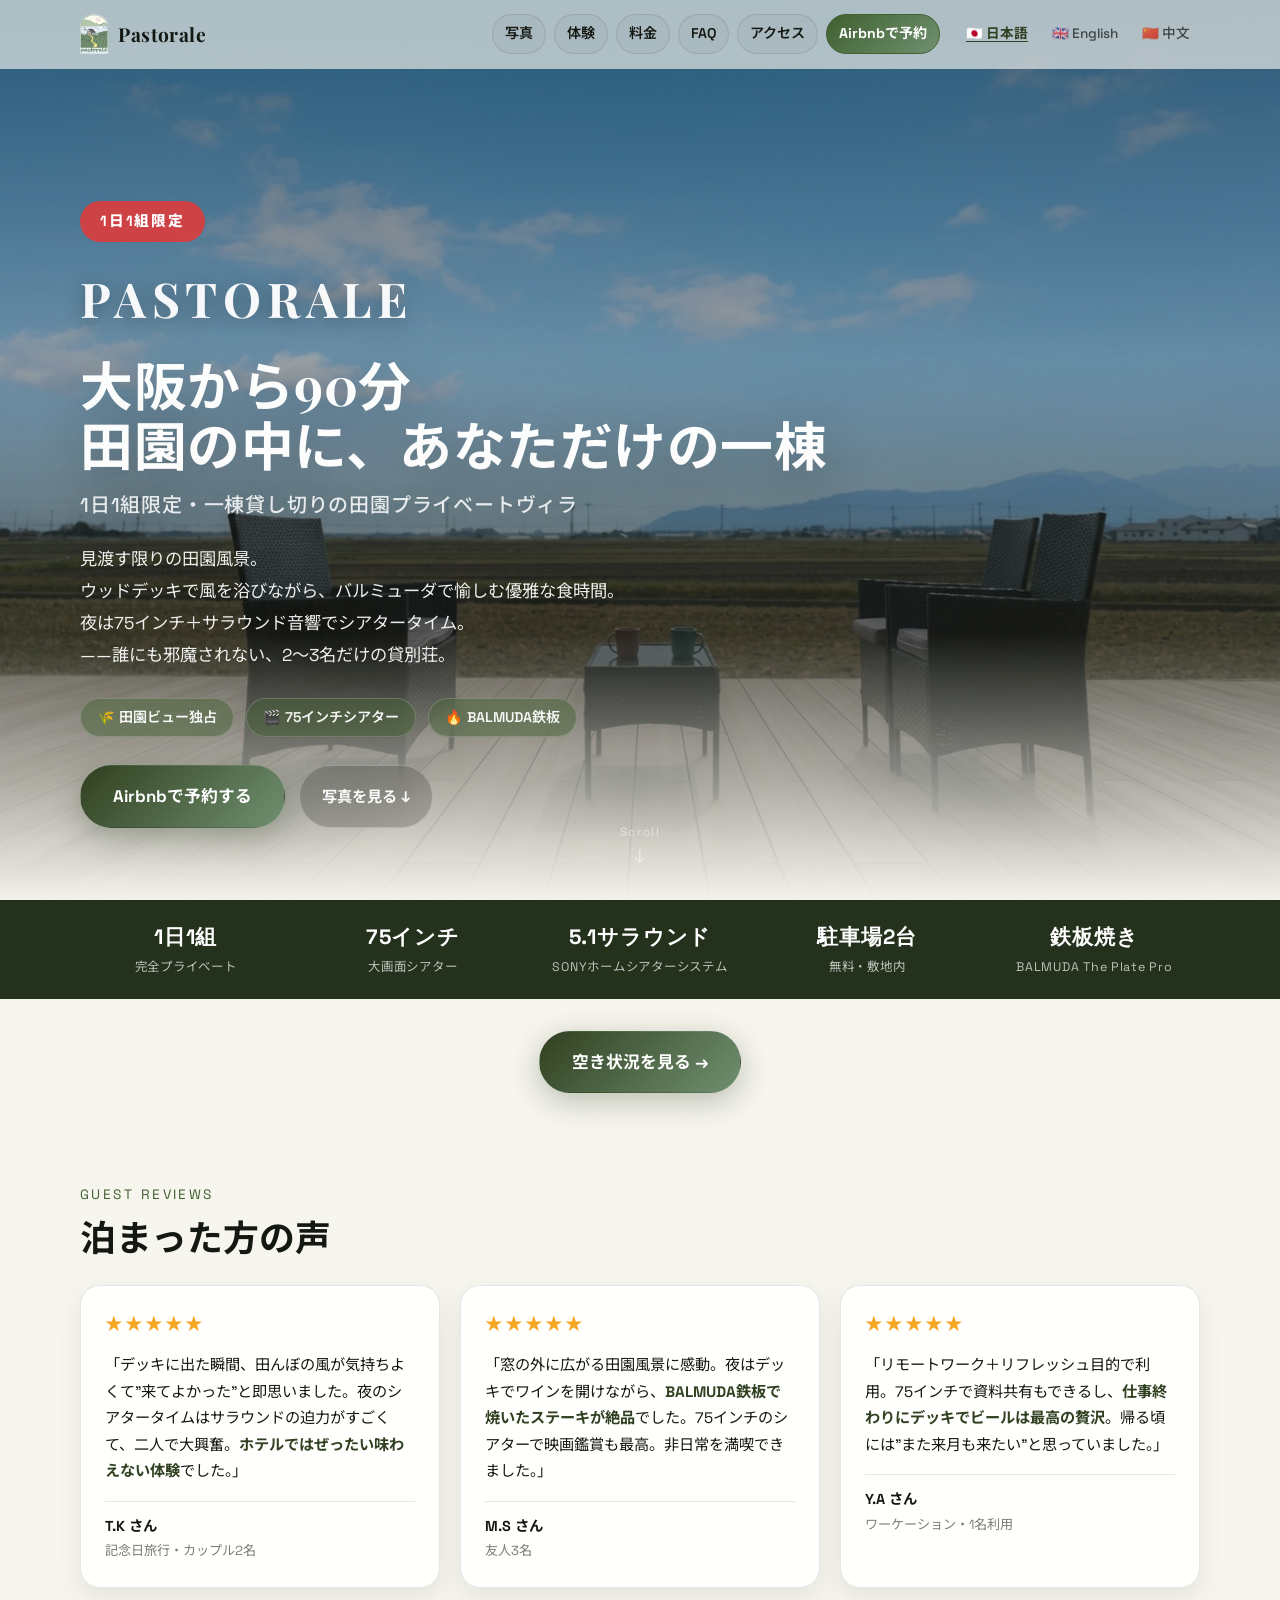
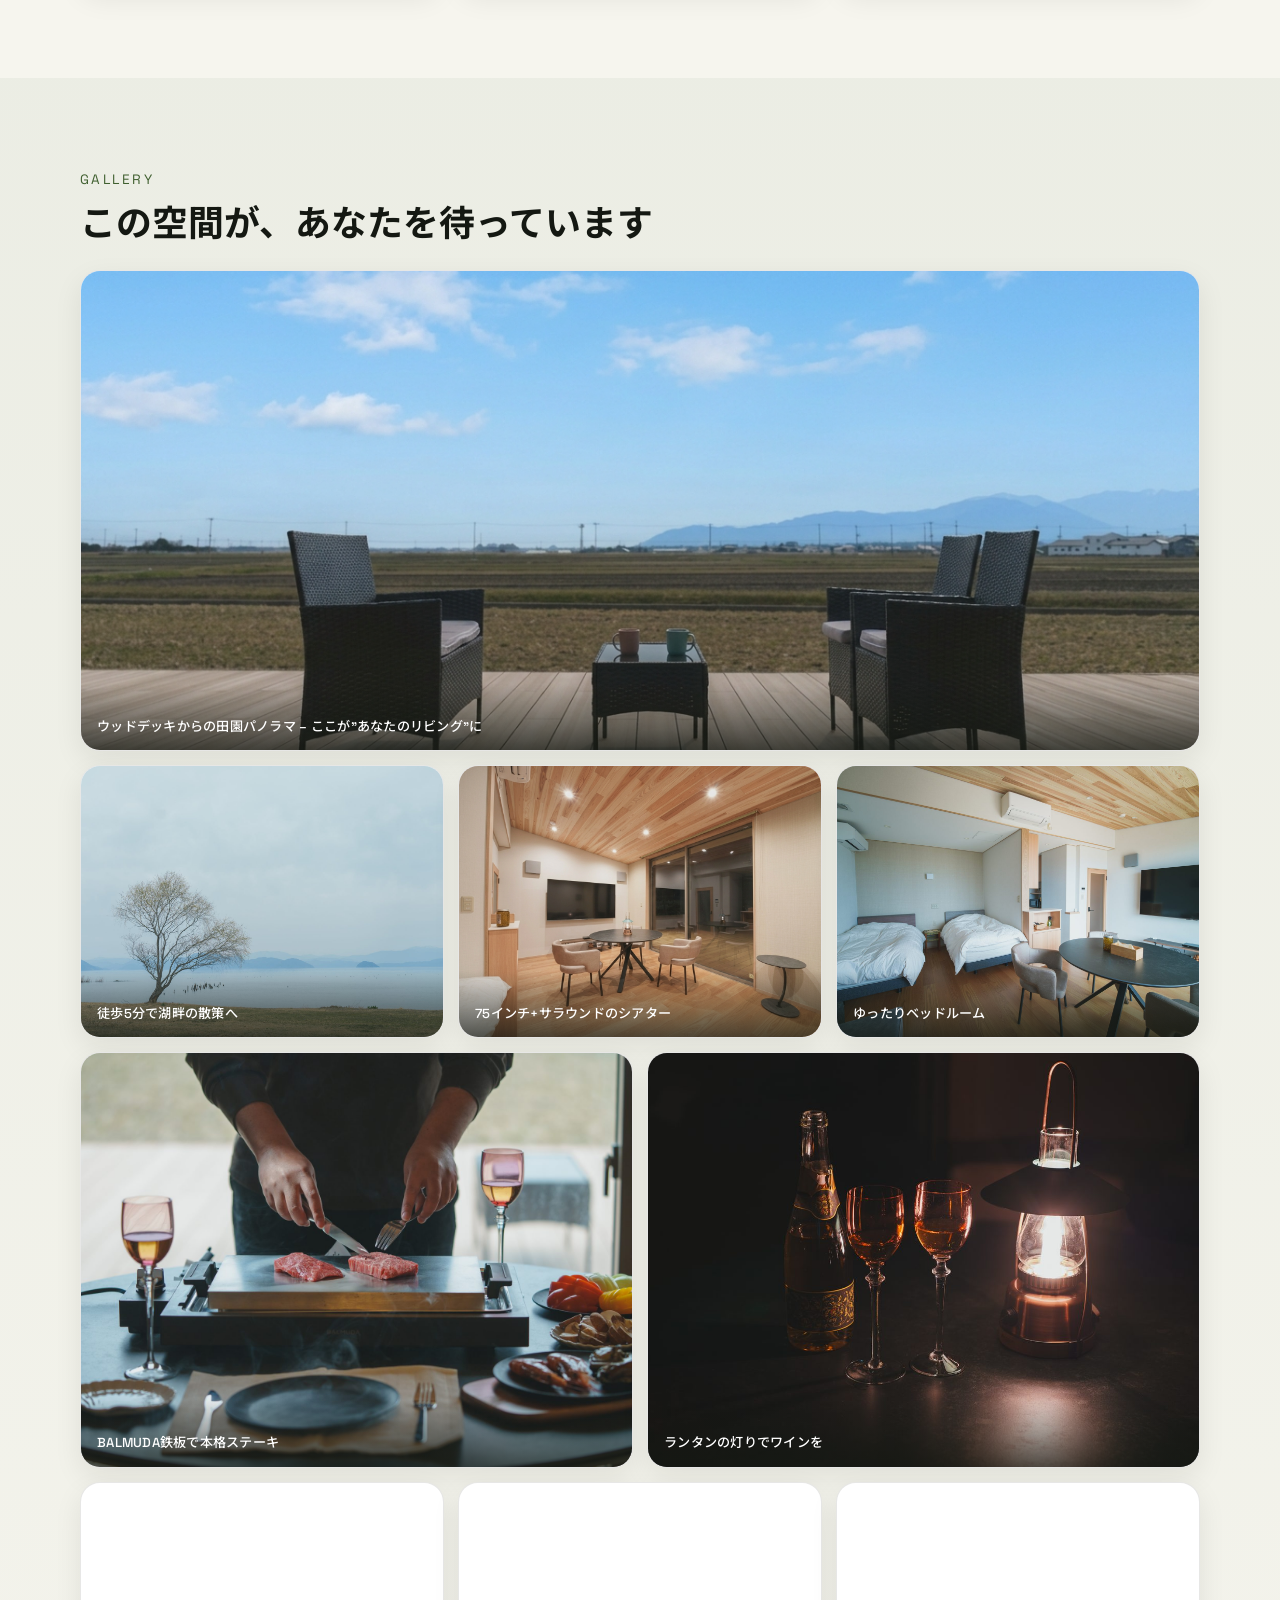
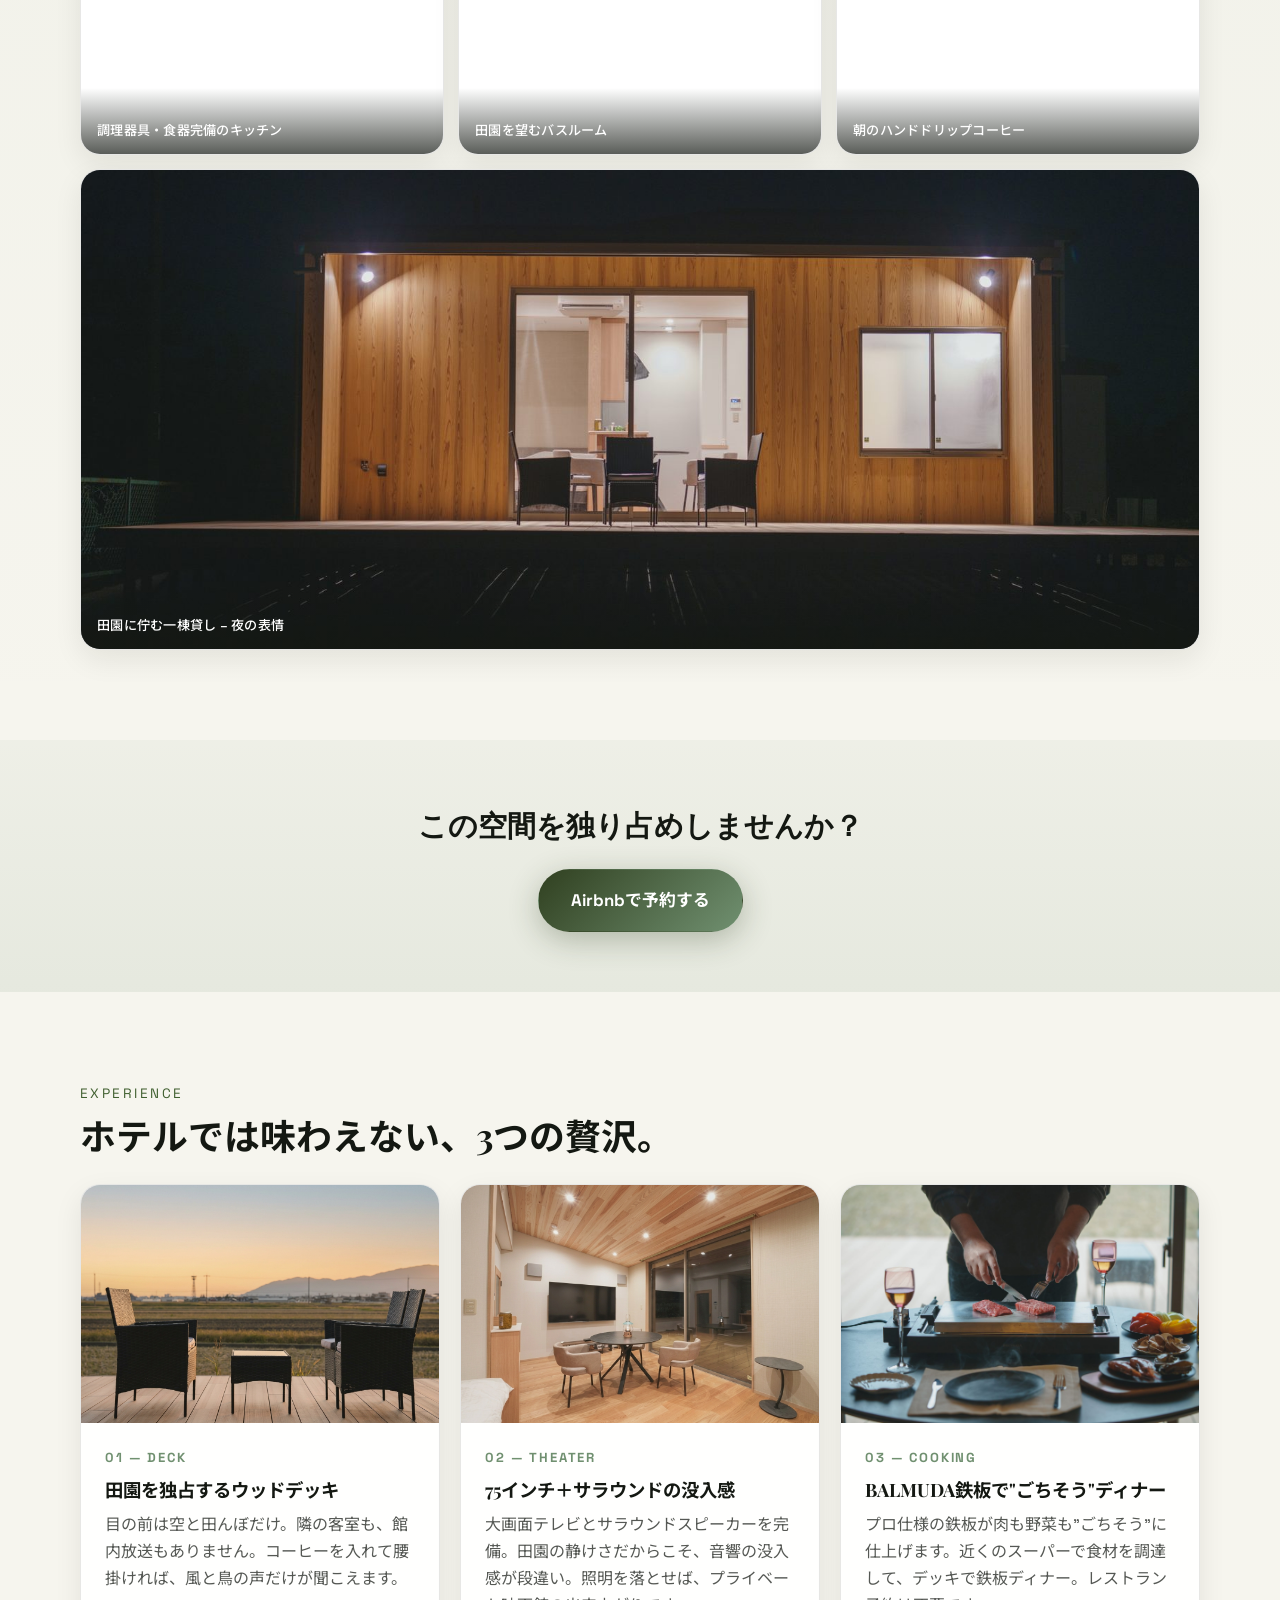
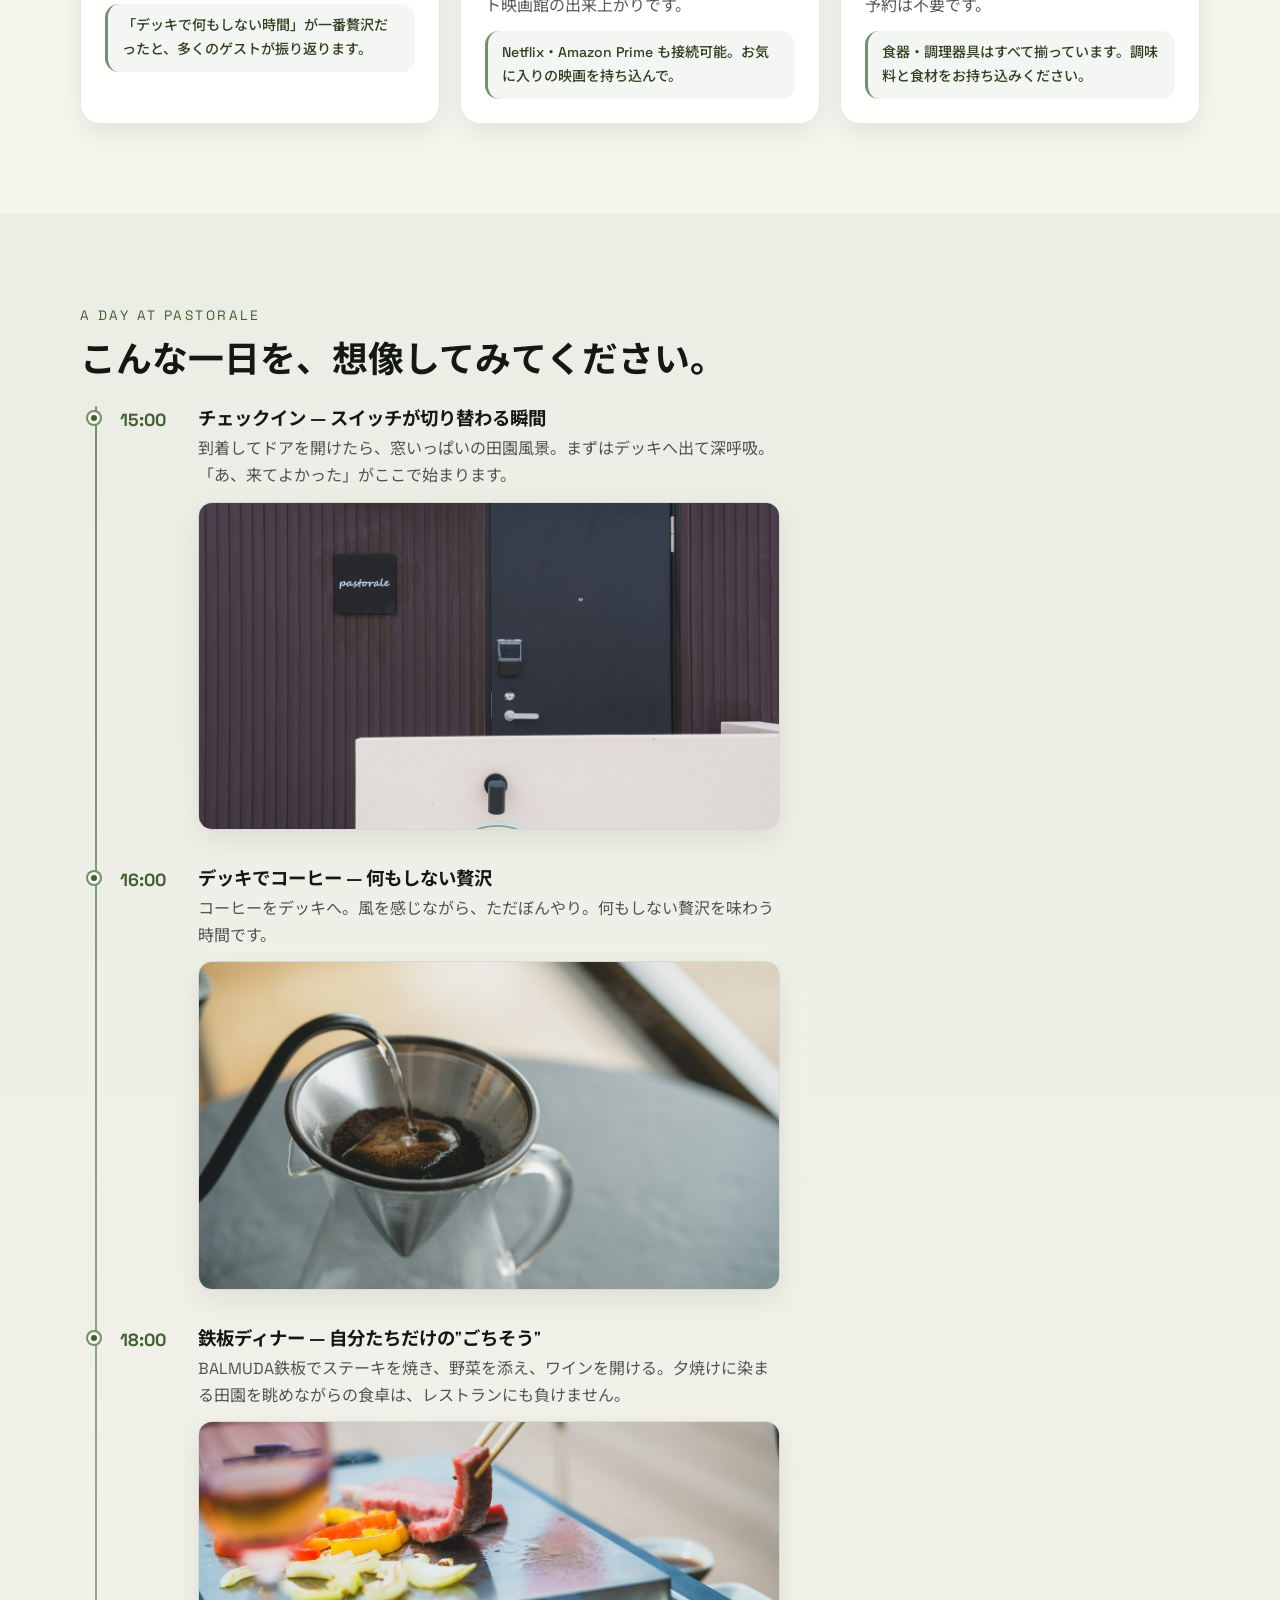
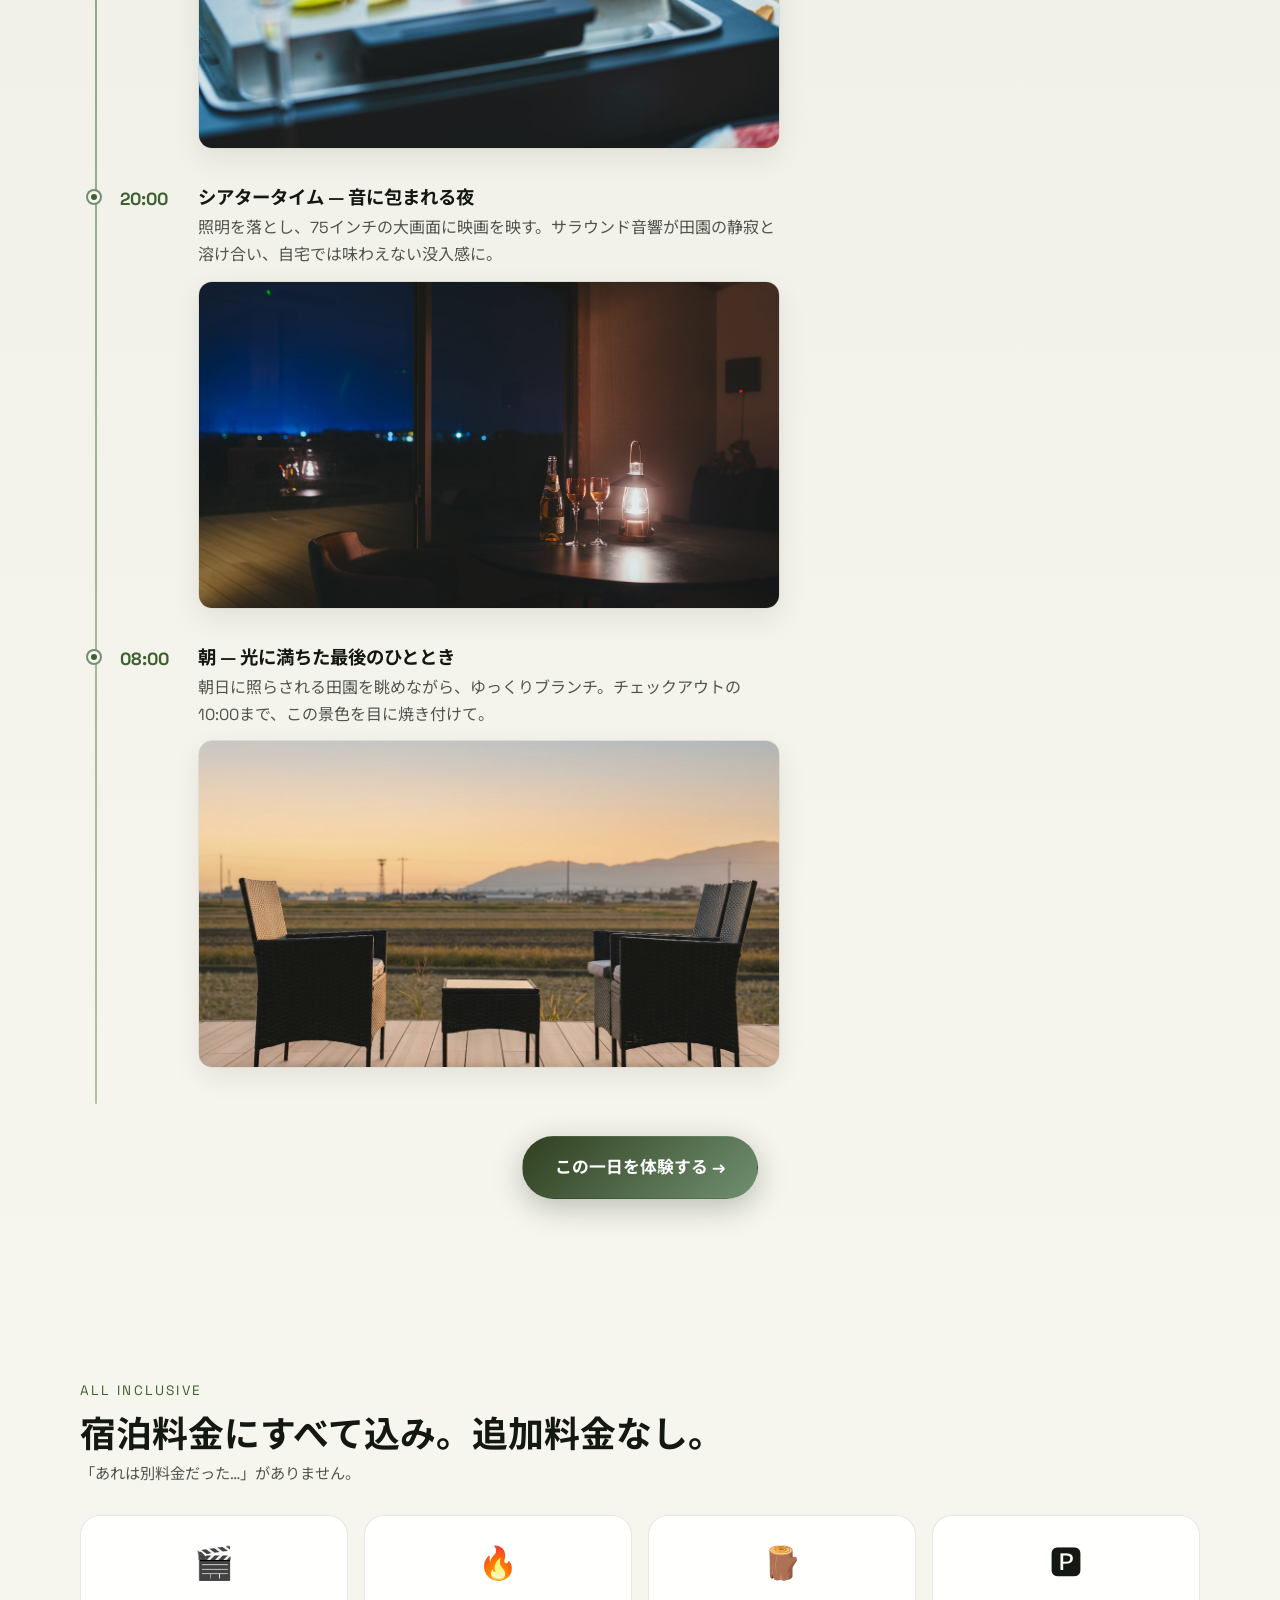
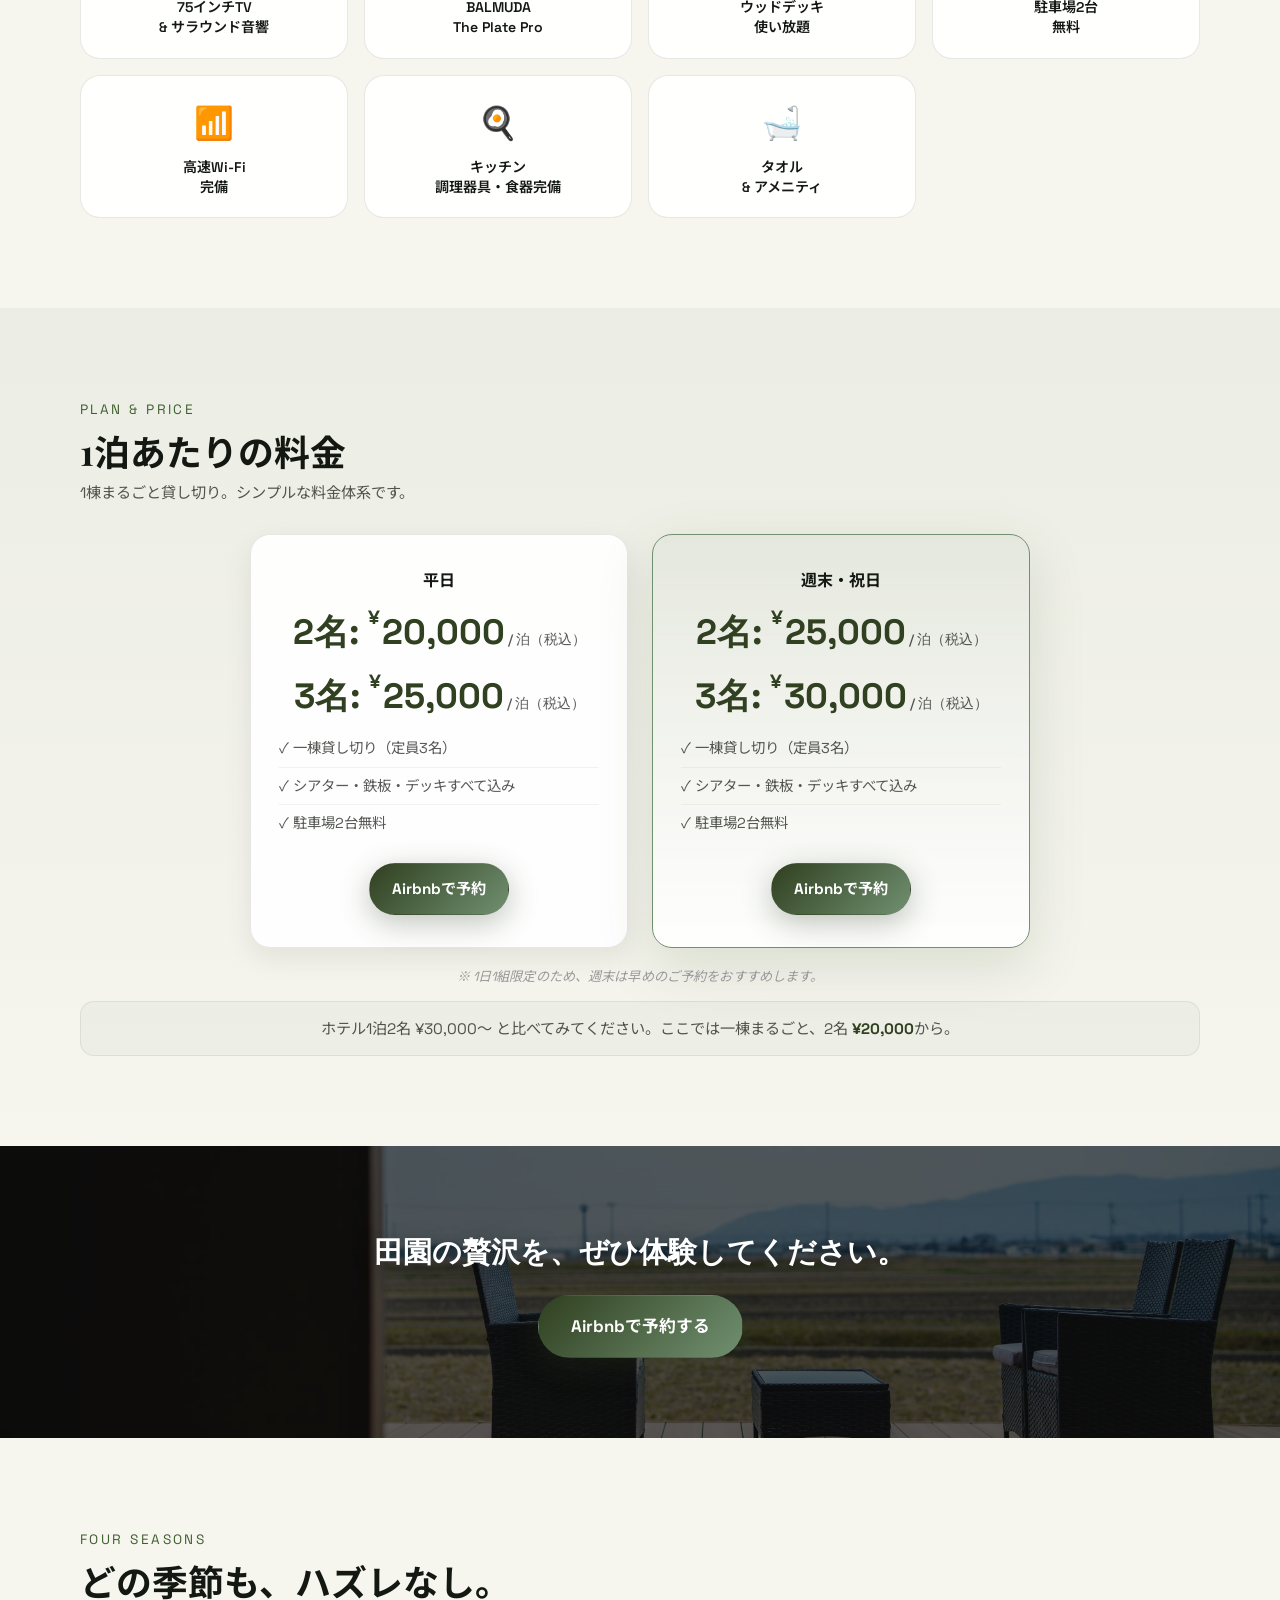
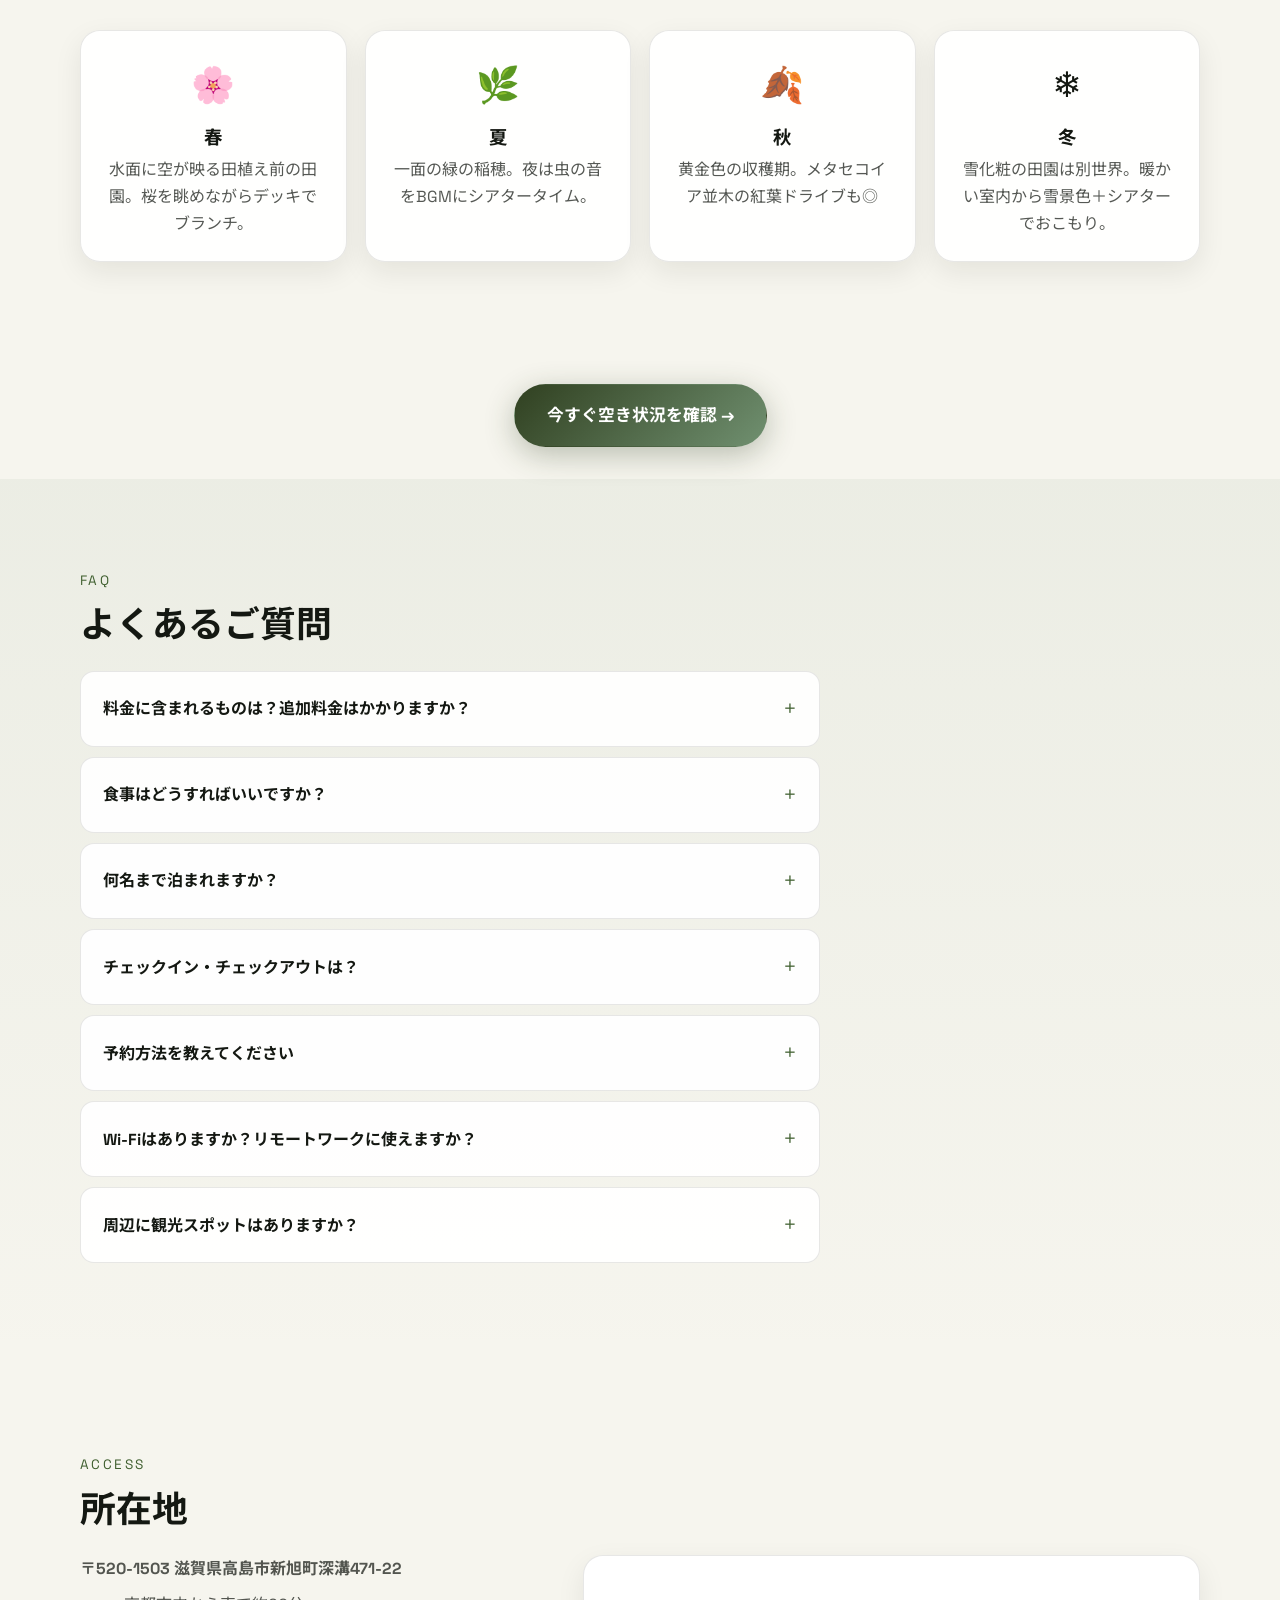
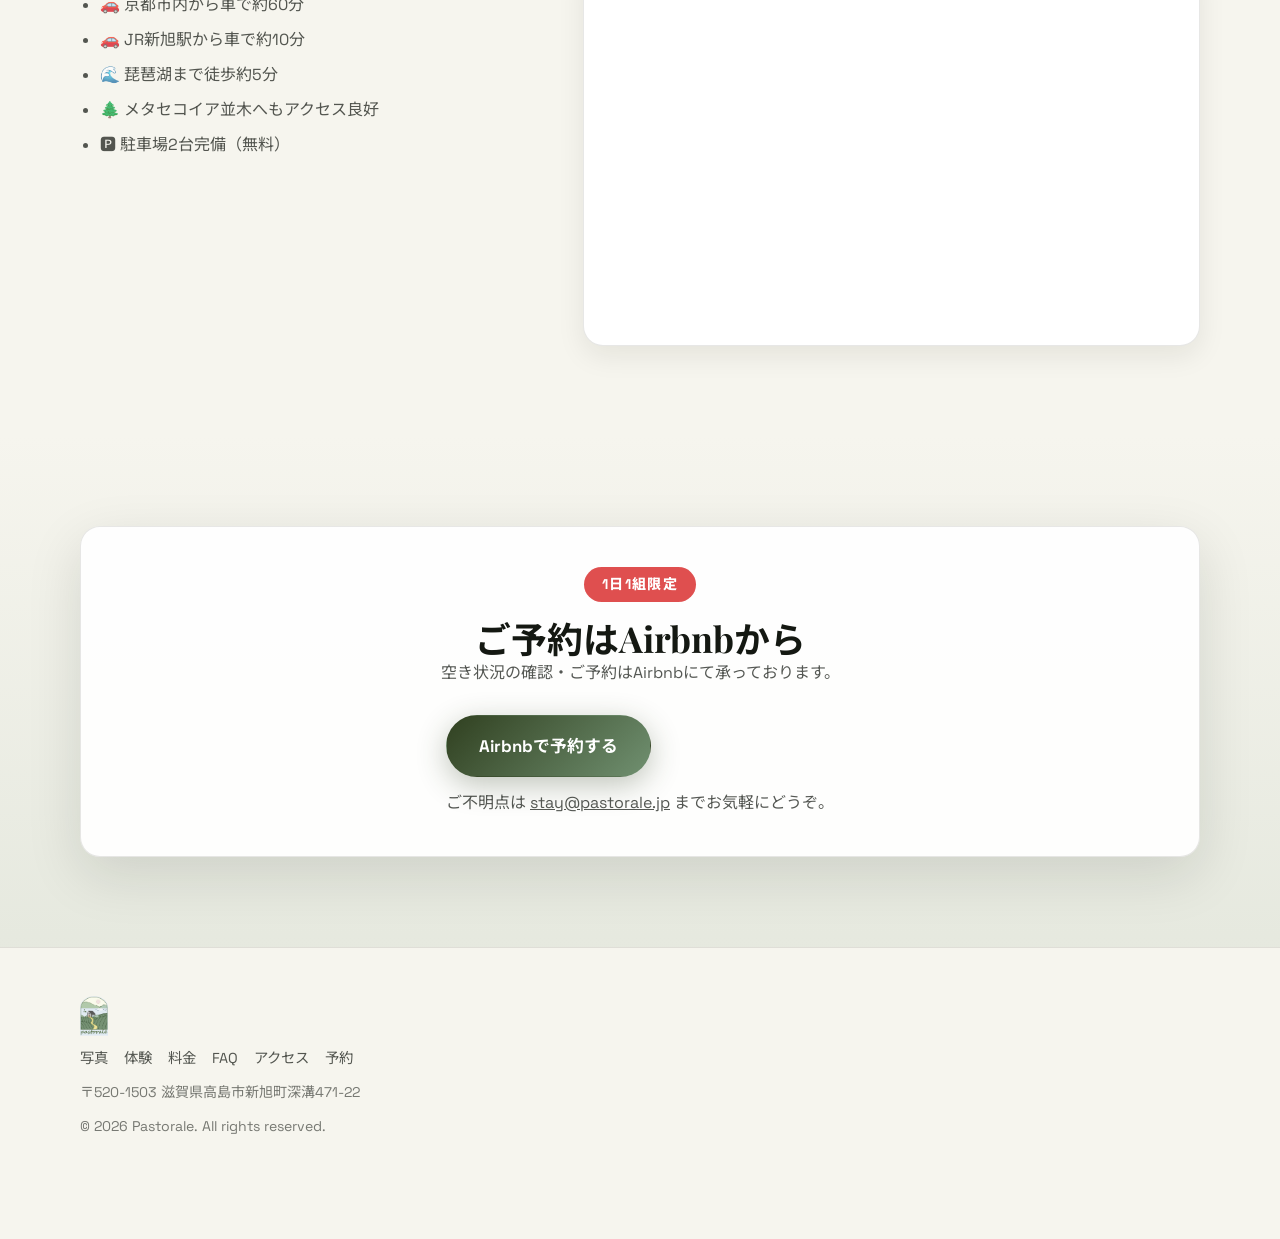
<file: index.html>
<!DOCTYPE html>
<html lang="ja">
<head>
  <meta charset="UTF-8">
  <meta name="viewport" content="width=device-width, initial-scale=1.0">
  <title>Pastorale | 1日1組限定・滋賀 高島の田園貸別荘</title>
  <meta name="description" content="【1日1組限定】滋賀県高島市の田園風景を一望する貸別荘 Pastorale。ウッドデッキ、75インチシアター、BALMUDA鉄板。2〜3名の贅沢なプライベート空間。">
  <meta name="keywords" content="貸別荘,滋賀,高島,田園,一棟貸し,1日1組限定,ウッドデッキ,シアター,琵琶湖,BALMUDA">

  <!-- OGP -->
  <meta property="og:title" content="Pastorale — 大阪から90分、田園の一棟貸し切りヴィラ">
  <meta property="og:description" content="1日1組限定。75インチシアター、BALMUDA鉄板、ウッドデッキ付き。琵琶湖まで徒歩5分の田園プライベートヴィラ。">
  <meta property="og:image" content="https://gfcd-inc.github.io/Pastorale-Website/images/hero-bg.png">
  <meta property="og:url" content="https://gfcd-inc.github.io/Pastorale-Website/index.html">
  <meta property="og:type" content="website">
  <meta property="og:locale" content="ja_JP">
  <meta name="twitter:card" content="summary_large_image">

  <!-- JSON-LD -->
  <script type="application/ld+json">
  {
    "@context": "https://schema.org",
    "@type": "LodgingBusiness",
    "name": "Pastorale",
    "description": "1日1組限定。滋賀県高島市の田園に佇む2-3名向け貸別荘",
    "url": "https://gfcd-inc.github.io/Pastorale-Website/",
    "address": {
      "@type": "PostalAddress",
      "streetAddress": "新旭町深溝471-22",
      "addressLocality": "高島市",
      "addressRegion": "滋賀県",
      "postalCode": "520-1503",
      "addressCountry": "JP"
    },
    "amenityFeature": [
      { "@type": "LocationFeatureSpecification", "name": "75インチTV & サラウンドスピーカー", "value": true },
      { "@type": "LocationFeatureSpecification", "name": "ウッドデッキ", "value": true },
      { "@type": "LocationFeatureSpecification", "name": "駐車場2台", "value": true },
      { "@type": "LocationFeatureSpecification", "name": "BALMUDA The Plate Pro", "value": true }
    ],
    "checkinTime": "15:00",
    "checkoutTime": "10:00",
    "numberOfRooms": 1,
    "maximumAttendeeCapacity": 3
  }
  </script>

  <link rel="icon" href="images/%E3%83%AD%E3%82%B4%20(1).png" type="image/png">
  <link rel="apple-touch-icon" href="images/%E3%83%AD%E3%82%B4%20(1).png">

  <link rel="preconnect" href="https://fonts.googleapis.com">
  <link rel="preconnect" href="https://fonts.gstatic.com" crossorigin>
  <link href="https://fonts.googleapis.com/css2?family=Playfair+Display:wght@600;700&family=Space+Grotesk:wght@400;500;600;700&family=Noto+Sans+JP:wght@400;500;700&display=swap" rel="stylesheet">
  <link rel="stylesheet" href="styles.css">
</head>

<body>
  <!-- ── ナビ ── -->
  <div class="nav-shell">
    <div class="wrap">
      <nav class="nav">
        <a class="brand" href="#top" aria-label="Pastorale トップへ">
          <img class="brand__logo" src="images/%E3%83%AD%E3%82%B4%20(1).png" alt="Pastorale ロゴ">
          <span class="brand__name">Pastorale</span>
        </a>
        <button class="hamburger" id="menuToggle" aria-label="メニューを開く" aria-expanded="false">
          <span></span><span></span><span></span>
        </button>
        <div class="nav__links" id="navLinks">
          <a href="#gallery">写真</a>
          <a href="#experience">体験</a>
          <a href="#plan">料金</a>
          <a href="#faq">FAQ</a>
          <a href="#access">アクセス</a>
          <a class="nav__cta" href="https://www.airbnb.jp/rooms/XXXXXXX" target="_blank" rel="noopener noreferrer">Airbnbで予約</a>
          <div class="lang-switch">
            <a href="index.html" class="active">🇯🇵 日本語</a>
            <a href="en.html">🇬🇧 English</a>
            <a href="zh.html">🇨🇳 中文</a>
          </div>
        </div>
      </nav>
    </div>
  </div>

  <!-- ── ヒーロー ── -->
  <header class="hero" id="top">
    <div class="hero__bg" aria-hidden="true"></div>
    <div class="wrap">
      <div class="hero__content reveal">
        <div class="hero__exclusive">1日1組限定</div>
        <p class="hero__brand-text">Pastorale</p>
        <h1>大阪から90分<br>田園の中に、あなただけの一棟</h1>
        <p class="hero__subcopy">1日1組限定・一棟貸し切りの田園プライベートヴィラ</p>
        <p class="lead">見渡す限りの田園風景。<br>ウッドデッキで風を浴びながら、バルミューダで愉しむ優雅な食時間。<br>夜は75インチ＋サラウンド音響でシアタータイム。<br>——誰にも邪魔されない、2〜3名だけの貸別荘。</p>
        <div class="hero__badges">
          <span class="badge">🌾 田園ビュー独占</span>
          <span class="badge">🎬 75インチシアター</span>
          <span class="badge">🔥 BALMUDA鉄板</span>
        </div>
        <div class="hero__actions">
          <a class="btn btn--primary btn--lg" href="https://www.airbnb.jp/rooms/XXXXXXX" target="_blank" rel="noopener noreferrer">Airbnbで予約する</a>
          <a class="btn btn--ghost" href="#gallery">写真を見る ↓</a>
        </div>
      </div>
    </div>
    <div class="hero__scroll" aria-hidden="true">
      <span>Scroll</span>
      <svg width="16" height="24" viewBox="0 0 16 24" fill="none"><path d="M8 4v12m0 0l-4-4m4 4l4-4" stroke="currentColor" stroke-width="1.5" stroke-linecap="round"/></svg>
    </div>
  </header>

  <main>
    <!-- ── 信頼バー ── -->
    <section class="trust-bar">
      <div class="wrap">
        <div class="trust-bar__items">
          <div class="trust-bar__item">
            <span class="trust-bar__number">1日1組</span>
            <span class="trust-bar__label">完全プライベート</span>
          </div>
          <div class="trust-bar__item">
            <span class="trust-bar__number">75インチ</span>
            <span class="trust-bar__label">大画面シアター</span>
          </div>
          <div class="trust-bar__item">
            <span class="trust-bar__number">5.1サラウンド</span>
            <span class="trust-bar__label">SONYホームシアターシステム</span>
          </div>
          <div class="trust-bar__item">
            <span class="trust-bar__number">駐車場2台</span>
            <span class="trust-bar__label">無料・敷地内</span>
          </div>
          <div class="trust-bar__item">
            <span class="trust-bar__number">鉄板焼き</span>
            <span class="trust-bar__label">BALMUDA The Plate Pro</span>
          </div>
        </div>
      </div>
    </section>

    <!-- ── CTA: ヒーロー下 ── -->
    <div class="section-cta">
      <a class="btn btn--primary btn--lg" href="https://www.airbnb.jp/rooms/XXXXXXX" target="_blank" rel="noopener noreferrer">空き状況を見る →</a>
    </div>

    <!-- ── 口コミ（早期の社会的証明） ── -->
    <section class="section" id="voices">
      <div class="wrap">
        <div class="section__head reveal">
          <p class="kicker">Guest Reviews</p>
          <h2>泊まった方の声</h2>

        </div>

        <div class="voices">
          <blockquote class="voice reveal">
            <div class="voice__stars" aria-label="星5">★★★★★</div>
            <p class="voice__text">「デッキに出た瞬間、田んぼの風が気持ちよくて"来てよかった"と即思いました。夜のシアタータイムはサラウンドの迫力がすごくて、二人で大興奮。<strong>ホテルではぜったい味わえない体験</strong>でした。」</p>
            <footer class="voice__author">
              <span class="voice__name">T.K さん</span>
              <span class="voice__detail">記念日旅行・カップル2名</span>
            </footer>
          </blockquote>
          <blockquote class="voice reveal">
            <div class="voice__stars" aria-label="星5">★★★★★</div>
            <p class="voice__text">「窓の外に広がる田園風景に感動。夜はデッキでワインを開けながら、<strong>BALMUDA鉄板で焼いたステーキが絶品</strong>でした。75インチのシアターで映画鑑賞も最高。非日常を満喫できました。」</p>
            <footer class="voice__author">
              <span class="voice__name">M.S さん</span>
              <span class="voice__detail">友人3名</span>
            </footer>
          </blockquote>
          <blockquote class="voice reveal">
            <div class="voice__stars" aria-label="星5">★★★★★</div>
            <p class="voice__text">「リモートワーク＋リフレッシュ目的で利用。75インチで資料共有もできるし、<strong>仕事終わりにデッキでビールは最高の贅沢</strong>。帰る頃には"また来月も来たい"と思っていました。」</p>
            <footer class="voice__author">
              <span class="voice__name">Y.A さん</span>
              <span class="voice__detail">ワーケーション・1名利用</span>
            </footer>
          </blockquote>
        </div>
      </div>
    </section>

    <!-- ── ギャラリー（厳選10枚） ── -->
    <section class="section section--soft" id="gallery">
      <div class="wrap">
        <div class="section__head reveal">
          <p class="kicker">Gallery</p>
          <h2>この空間が、あなたを待っています</h2>
        </div>

        <div class="gallery">
          <figure class="shot shot--wide reveal">
            <img src="images/hero-bg.png" alt="田園を一望するウッドデッキ" loading="lazy" decoding="async">
            <figcaption>ウッドデッキからの田園パノラマ – ここが"あなたのリビング"に</figcaption>
          </figure>
          <figure class="shot reveal">
            <img src="images/lake-view.jpg" alt="徒歩5分で湖畔の散策へ" loading="lazy" decoding="async">
            <figcaption>徒歩5分で湖畔の散策へ</figcaption>
          </figure>
          <figure class="shot reveal">
            <img src="images/interior-evening.png" alt="75インチTVとサラウンド音響の夜" loading="lazy" decoding="async">
            <figcaption>75インチ+サラウンドのシアター</figcaption>
          </figure>
          <figure class="shot reveal">
            <img src="images/bedroom.jpg" alt="清潔感のあるベッドルーム" loading="lazy" decoding="async">
            <figcaption>ゆったりベッドルーム</figcaption>
          </figure>
          <figure class="shot shot--half reveal">
            <img src="images/balmuda-cooking.jpg" alt="BALMUDA The Plate Proで鉄板料理" loading="lazy" decoding="async">
            <figcaption>BALMUDA鉄板で本格ステーキ</figcaption>
          </figure>
          <figure class="shot shot--half reveal">
            <img src="images/wine-night.jpg" alt="ランタンとワインの夜" loading="lazy" decoding="async">
            <figcaption>ランタンの灯りでワインを</figcaption>
          </figure>
          <figure class="shot reveal">
            <img src="images/kitchen.jpg" alt="設備の整ったキッチン" loading="lazy" decoding="async">
            <figcaption>調理器具・食器完備のキッチン</figcaption>
          </figure>
          <figure class="shot reveal">
            <img src="images/bathroom.jpg" alt="田園を望むバスルーム" loading="lazy" decoding="async">
            <figcaption>田園を望むバスルーム</figcaption>
          </figure>
          <figure class="shot reveal">
            <img src="images/coffee-pour.jpg" alt="ハンドドリップコーヒー" loading="lazy" decoding="async">
            <figcaption>朝のハンドドリップコーヒー</figcaption>
          </figure>
          <figure class="shot shot--wide reveal">
            <img src="images/building-night.jpg" alt="夜の外観" loading="lazy" decoding="async">
            <figcaption>田園に佇む一棟貸し – 夜の表情</figcaption>
          </figure>
        </div>
      </div>
    </section>

    <!-- ── 中間CTA ── -->
    <section class="mid-cta">
      <div class="wrap">
        <div class="mid-cta__inner reveal">
          <p class="mid-cta__text">この空間を独り占めしませんか？</p>
          <a class="btn btn--primary btn--lg" href="https://www.airbnb.jp/rooms/XXXXXXX" target="_blank" rel="noopener noreferrer">Airbnbで予約する</a>
        </div>
      </div>
    </section>

    <!-- ── 3つの体験 ── -->
    <section class="section" id="experience">
      <div class="wrap">
        <div class="section__head reveal">
          <p class="kicker">Experience</p>
          <h2>ホテルでは味わえない、3つの贅沢。</h2>
        </div>

        <div class="cards">
          <article class="card reveal">
            <div class="card__photo">
              <img src="images/deck-chairs.png" alt="ウッドデッキ" loading="lazy" decoding="async">
            </div>
            <div class="card__body">
              <p class="card__kicker">01 — Deck</p>
              <h3>田園を独占するウッドデッキ</h3>
              <p class="body">目の前は空と田んぼだけ。隣の客室も、館内放送もありません。コーヒーを入れて腰掛ければ、風と鳥の声だけが聞こえます。</p>
              <p class="card__highlight">「デッキで何もしない時間」が一番贅沢だったと、多くのゲストが振り返ります。</p>
            </div>
          </article>
          <article class="card reveal">
            <div class="card__photo">
              <img src="images/interior-evening.png" alt="75インチシアター" loading="lazy" decoding="async">
            </div>
            <div class="card__body">
              <p class="card__kicker">02 — Theater</p>
              <h3>75インチ＋サラウンドの没入感</h3>
              <p class="body">大画面テレビとサラウンドスピーカーを完備。田園の静けさだからこそ、音響の没入感が段違い。照明を落とせば、プライベート映画館の出来上がりです。</p>
              <p class="card__highlight">Netflix・Amazon Prime も接続可能。お気に入りの映画を持ち込んで。</p>
            </div>
          </article>
          <article class="card reveal">
            <div class="card__photo">
              <img src="images/balmuda-cooking.jpg" alt="BALMUDA鉄板" loading="lazy" decoding="async">
            </div>
            <div class="card__body">
              <p class="card__kicker">03 — Cooking</p>
              <h3>BALMUDA鉄板で"ごちそう"ディナー</h3>
              <p class="body">プロ仕様の鉄板が肉も野菜も"ごちそう"に仕上げます。近くのスーパーで食材を調達して、デッキで鉄板ディナー。レストラン予約は不要です。</p>
              <p class="card__highlight">食器・調理器具はすべて揃っています。調味料と食材をお持ち込みください。</p>
            </div>
          </article>
        </div>
      </div>
    </section>

    <!-- ── 過ごし方 ── -->
    <section class="section section--soft" id="timeline">
      <div class="wrap">
        <div class="section__head reveal">
          <p class="kicker">A Day at Pastorale</p>
          <h2>こんな一日を、想像してみてください。</h2>
        </div>

        <div class="timeline">
          <div class="tl-item reveal">
            <div class="tl-time">15:00</div>
            <div class="tl-body">
              <h3>チェックイン — スイッチが切り替わる瞬間</h3>
              <p class="body">到着してドアを開けたら、窓いっぱいの田園風景。まずはデッキへ出て深呼吸。「あ、来てよかった」がここで始まります。</p>
              <figure class="tl-photo">
                <img src="images/entrance.jpg" alt="エントランス" loading="lazy" decoding="async">
              </figure>
            </div>
          </div>
          <div class="tl-item reveal">
            <div class="tl-time">16:00</div>
            <div class="tl-body">
              <h3>デッキでコーヒー — 何もしない贅沢</h3>
              <p class="body">コーヒーをデッキへ。風を感じながら、ただぼんやり。何もしない贅沢を味わう時間です。</p>
              <figure class="tl-photo">
                <img src="images/coffee-brewing.jpg" alt="コーヒードリップ" loading="lazy" decoding="async">
              </figure>
            </div>
          </div>
          <div class="tl-item reveal">
            <div class="tl-time">18:00</div>
            <div class="tl-body">
              <h3>鉄板ディナー — 自分たちだけの"ごちそう"</h3>
              <p class="body">BALMUDA鉄板でステーキを焼き、野菜を添え、ワインを開ける。夕焼けに染まる田園を眺めながらの食卓は、レストランにも負けません。</p>
              <figure class="tl-photo">
                <img src="images/teppan-cooking.jpg" alt="鉄板調理" loading="lazy" decoding="async">
              </figure>
            </div>
          </div>
          <div class="tl-item reveal">
            <div class="tl-time">20:00</div>
            <div class="tl-body">
              <h3>シアタータイム — 音に包まれる夜</h3>
              <p class="body">照明を落とし、75インチの大画面に映画を映す。サラウンド音響が田園の静寂と溶け合い、自宅では味わえない没入感に。</p>
              <figure class="tl-photo">
                <img src="images/night-atmosphere.jpg" alt="夜の室内" loading="lazy" decoding="async">
              </figure>
            </div>
          </div>
          <div class="tl-item reveal">
            <div class="tl-time">08:00</div>
            <div class="tl-body">
              <h3>朝 — 光に満ちた最後のひととき</h3>
              <p class="body">朝日に照らされる田園を眺めながら、ゆっくりブランチ。チェックアウトの10:00まで、この景色を目に焼き付けて。</p>
              <figure class="tl-photo">
                <img src="images/deck-chairs.png" alt="朝のデッキ" loading="lazy" decoding="async">
              </figure>
            </div>
          </div>
        </div>

        <!-- ── CTA: A Day at Pastorale 後 ── -->
        <div class="section-cta">
          <a class="btn btn--primary btn--lg" href="https://www.airbnb.jp/rooms/XXXXXXX" target="_blank" rel="noopener noreferrer">この一日を体験する →</a>
        </div>
      </div>
    </section>

    <!-- ── 全部込みの安心感 ── -->
    <section class="section" id="included">
      <div class="wrap">
        <div class="section__head reveal">
          <p class="kicker">All Inclusive</p>
          <h2>宿泊料金にすべて込み。追加料金なし。</h2>
          <p class="sub">「あれは別料金だった…」がありません。</p>
        </div>

        <div class="included-grid reveal">
          <div class="included-item">
            <span class="included-item__icon">🎬</span>
            <p class="included-item__name">75インチTV<br>&amp; サラウンド音響</p>
          </div>
          <div class="included-item">
            <span class="included-item__icon">🔥</span>
            <p class="included-item__name">BALMUDA<br>The Plate Pro</p>
          </div>
          <div class="included-item">
            <span class="included-item__icon">🪵</span>
            <p class="included-item__name">ウッドデッキ<br>使い放題</p>
          </div>
          <div class="included-item">
            <span class="included-item__icon">🅿️</span>
            <p class="included-item__name">駐車場2台<br>無料</p>
          </div>
          <div class="included-item">
            <span class="included-item__icon">📶</span>
            <p class="included-item__name">高速Wi-Fi<br>完備</p>
          </div>
          <div class="included-item">
            <span class="included-item__icon">🍳</span>
            <p class="included-item__name">キッチン<br>調理器具・食器完備</p>
          </div>
          <div class="included-item">
            <span class="included-item__icon">🛁</span>
            <p class="included-item__name">タオル<br>&amp; アメニティ</p>
          </div>
        </div>
      </div>
    </section>

    <!-- ── 料金プラン ── -->
    <section class="section section--soft" id="plan">
      <div class="wrap">
        <div class="section__head reveal">
          <p class="kicker">Plan &amp; Price</p>
          <h2>1泊あたりの料金</h2>
          <p class="sub">1棟まるごと貸し切り。シンプルな料金体系です。</p>
        </div>

        <div class="plans reveal">
          <div class="plan-card">
            <p class="plan-card__label">平日</p>
            <p class="plan-card__price">2名: <span class="plan-card__yen">¥</span>20,000<span class="plan-card__unit"> / 泊（税込）</span></p>
            <p class="plan-card__price">3名: <span class="plan-card__yen">¥</span>25,000<span class="plan-card__unit"> / 泊（税込）</span></p>
            <ul class="plan-card__features">
              <li>✓ 一棟貸し切り（定員3名）</li>
              <li>✓ シアター・鉄板・デッキすべて込み</li>
              <li>✓ 駐車場2台無料</li>
            </ul>
            <a class="btn btn--primary" href="https://www.airbnb.jp/rooms/XXXXXXX" target="_blank" rel="noopener noreferrer">Airbnbで予約</a>
          </div>
          <div class="plan-card plan-card--accent">
            <p class="plan-card__label">週末・祝日</p>
            <p class="plan-card__price">2名: <span class="plan-card__yen">¥</span>25,000<span class="plan-card__unit"> / 泊（税込）</span></p>
            <p class="plan-card__price">3名: <span class="plan-card__yen">¥</span>30,000<span class="plan-card__unit"> / 泊（税込）</span></p>
            <ul class="plan-card__features">
              <li>✓ 一棟貸し切り（定員3名）</li>
              <li>✓ シアター・鉄板・デッキすべて込み</li>
              <li>✓ 駐車場2台無料</li>
            </ul>
            <a class="btn btn--primary" href="https://www.airbnb.jp/rooms/XXXXXXX" target="_blank" rel="noopener noreferrer">Airbnbで予約</a>
          </div>
        </div>
        <p class="plan-scarcity reveal">※ 1日1組限定のため、週末は早めのご予約をおすすめします。</p>
        <p class="plan-comparison reveal">ホテル1泊2名 ¥30,000〜 と比べてみてください。ここでは一棟まるごと、2名 <strong>¥20,000</strong>から。</p>
      </div>
    </section>

    <!-- ── 中間CTA（写真付き） ── -->
    <section class="mid-cta mid-cta--photo">
      <div class="mid-cta__bg" style="background-image:url('images/deck-panorama.jpg')" aria-hidden="true"></div>
      <div class="wrap">
        <div class="mid-cta__inner reveal">
          <p class="mid-cta__text">田園の贅沢を、ぜひ体験してください。</p>
          <a class="btn btn--primary btn--lg" href="https://www.airbnb.jp/rooms/XXXXXXX" target="_blank" rel="noopener noreferrer">Airbnbで予約する</a>
        </div>
      </div>
    </section>

    <!-- ── 季節 ── -->
    <section class="section" id="seasons">
      <div class="wrap">
        <div class="section__head reveal">
          <p class="kicker">Four Seasons</p>
          <h2>どの季節も、ハズレなし。</h2>
        </div>

        <div class="seasons reveal">
          <div class="season">
            <div class="season__emoji">🌸</div>
            <h3>春</h3>
            <p class="body">水面に空が映る田植え前の田園。桜を眺めながらデッキでブランチ。</p>
          </div>
          <div class="season">
            <div class="season__emoji">🌿</div>
            <h3>夏</h3>
            <p class="body">一面の緑の稲穂。夜は虫の音をBGMにシアタータイム。</p>
          </div>
          <div class="season">
            <div class="season__emoji">🍂</div>
            <h3>秋</h3>
            <p class="body">黄金色の収穫期。メタセコイア並木の紅葉ドライブも◎</p>
          </div>
          <div class="season">
            <div class="season__emoji">❄️</div>
            <h3>冬</h3>
            <p class="body">雪化粧の田園は別世界。暖かい室内から雪景色＋シアターでおこもり。</p>
          </div>
        </div>
      </div>
    </section>

    <!-- ── CTA: Four Seasons 後 ── -->
    <div class="section-cta" style="padding-bottom:32px;">
      <a class="btn btn--primary btn--lg" href="https://www.airbnb.jp/rooms/XXXXXXX" target="_blank" rel="noopener noreferrer">今すぐ空き状況を確認 →</a>
    </div>

    <!-- ── FAQ ── -->
    <section class="section section--soft" id="faq">
      <div class="wrap">
        <div class="section__head reveal">
          <p class="kicker">FAQ</p>
          <h2>よくあるご質問</h2>
        </div>

        <div class="faq-list">
          <details class="faq reveal">
            <summary class="faq__q">料金に含まれるものは？追加料金はかかりますか？</summary>
            <p class="faq__a">宿泊料金に、シアター、BALMUDA鉄板、ウッドデッキ、駐車場、Wi-Fi、アメニティ等がすべて含まれています。追加料金は一切ございません。食材とお飲み物だけお持ち込みください。</p>
          </details>
          <details class="faq reveal">
            <summary class="faq__q">食事はどうすればいいですか？</summary>
            <p class="faq__a">食材をお持ち込みいただくか、車で10分圏内のスーパーでお買い求めください。BALMUDA The Plate Proで本格的な鉄板料理が楽しめます。調理器具・食器類はすべて揃っています。</p>
          </details>

          <details class="faq reveal">
            <summary class="faq__q">何名まで泊まれますか？</summary>
            <p class="faq__a">定員は3名です。ベッド2台＋エキストラベッド1台をご用意しております。カップル、ご友人、親子での利用に最適です。</p>
          </details>
          <details class="faq reveal">
            <summary class="faq__q">チェックイン・チェックアウトは？</summary>
            <p class="faq__a">チェックイン 15:00 ／ チェックアウト 10:00 です。</p>
          </details>
          <details class="faq reveal">
            <summary class="faq__q">予約方法を教えてください</summary>
            <p class="faq__a">Airbnbからご予約いただけます。ページ内の「Airbnbで予約する」ボタンからリスティングページへお進みください。</p>
          </details>
          <details class="faq reveal">
            <summary class="faq__q">Wi-Fiはありますか？リモートワークに使えますか？</summary>
            <p class="faq__a">高速Wi-Fiを完備しております。LANケーブルをお持ち込みいただければ有線接続も可能です。ワーケーション利用の方にもご好評いただいています。</p>
          </details>
          <details class="faq reveal">
            <summary class="faq__q">周辺に観光スポットはありますか？</summary>
            <p class="faq__a">琵琶湖まで徒歩約5分、メタセコイア並木へもアクセス良好です。ですが、Pastoraleでは「ここで過ごす時間そのもの」を楽しむのがおすすめです。</p>
          </details>
        </div>
      </div>
    </section>

    <!-- ── アクセス ── -->
    <section class="section" id="access">
      <div class="wrap">
        <div class="section__head reveal">
          <p class="kicker">Access</p>
          <h2>所在地</h2>
        </div>

        <div class="two-col two-col--map reveal">
          <div>
            <p class="body"><strong>〒520-1503 滋賀県高島市新旭町深溝471-22</strong></p>
            <ul class="bullets">
              <li>🚗 京都市内から車で約60分</li>
              <li>🚗 JR新旭駅から車で約10分</li>
              <li>🌊 琵琶湖まで徒歩約5分</li>
              <li>🌲 メタセコイア並木へもアクセス良好</li>
              <li>🅿️ 駐車場2台完備（無料）</li>
            </ul>
          </div>
          <div class="map">
            <iframe
              title="Pastorale 地図"
              src="https://www.google.com/maps?q=%E3%80%92520-1503+%E6%BB%8B%E8%B3%80%E7%9C%8C%E9%AB%98%E5%B3%B6%E5%B8%82%E6%96%B0%E6%97%AD%E7%94%BA%E6%B7%B1%E6%BA%9D471-22&output=embed"
              width="100%"
              height="300"
              style="border:0; border-radius: 8px;"
              allowfullscreen=""
              loading="lazy"
              referrerpolicy="no-referrer-when-downgrade">
            </iframe>
          </div>
        </div>
      </div>
    </section>

    <!-- ── 最終CTA（予約） ── -->
    <section class="section section--cta" id="booking">
      <div class="wrap">
        <div class="booking-box reveal">
          <div class="booking-box__head">
            <div class="booking-box__exclusive">1日1組限定</div>
            <h2>ご予約はAirbnbから</h2>
            <p class="body">空き状況の確認・ご予約はAirbnbにて承っております。</p>
          </div>

          <div class="contact">
            <div class="contact__center">
              <a class="btn btn--primary btn--lg" href="https://www.airbnb.jp/rooms/XXXXXXX" target="_blank" rel="noopener noreferrer">Airbnbで予約する</a>
              <p class="body" style="margin-top:12px;">ご不明点は <a href="mailto:stay@pastorale.jp">stay@pastorale.jp</a> までお気軽にどうぞ。</p>
            </div>
          </div>
        </div>
      </div>
    </section>
  </main>

  <!-- ── フッター ── -->
  <footer class="footer">
    <div class="wrap footer__inner">
      <div class="footer__brand">
        <img class="footer__logo" src="images/%E3%83%AD%E3%82%B4%20(1).png" alt="Pastorale ロゴ">
      </div>
      <div class="footer__links">
        <a href="#gallery">写真</a>
        <a href="#experience">体験</a>
        <a href="#plan">料金</a>
        <a href="#faq">FAQ</a>
        <a href="#access">アクセス</a>
        <a href="#booking">予約</a>
      </div>
      <div class="footer__meta">〒520-1503 滋賀県高島市新旭町深溝471-22</div>
      <div class="footer__meta">© 2026 Pastorale. All rights reserved.</div>
    </div>
  </footer>

  <!-- モバイル固定CTA -->
  <div class="mobile-cta" id="mobileCta">
    <a href="https://www.airbnb.jp/rooms/XXXXXXX" target="_blank" rel="noopener noreferrer">Airbnbで予約する</a>
  </div>

  <script>
    // ハンバーガーメニュー
    const toggle = document.getElementById('menuToggle');
    const links = document.getElementById('navLinks');
    toggle.addEventListener('click', () => {
      const open = toggle.getAttribute('aria-expanded') === 'true';
      toggle.setAttribute('aria-expanded', String(!open));
      links.classList.toggle('open');
    });
    links.querySelectorAll('a').forEach(a => {
      a.addEventListener('click', () => {
        toggle.setAttribute('aria-expanded', 'false');
        links.classList.remove('open');
      });
    });

    // スクロール表示アニメーション
    const obs = new IntersectionObserver((entries) => {
      entries.forEach(e => { if (e.isIntersecting) { e.target.classList.add('visible'); obs.unobserve(e.target); } });
    }, { threshold: 0.12 });
    document.querySelectorAll('.reveal').forEach(el => obs.observe(el));

    // ナビ背景変更 & モバイル固定CTA
    const navShell = document.querySelector('.nav-shell');
    const mobileCta = document.getElementById('mobileCta');
    window.addEventListener('scroll', () => {
      navShell.classList.toggle('scrolled', window.scrollY > 60);
      if (mobileCta) mobileCta.classList.toggle('visible', window.scrollY > 300);
    });
  </script>
</body>
</html>
</file>
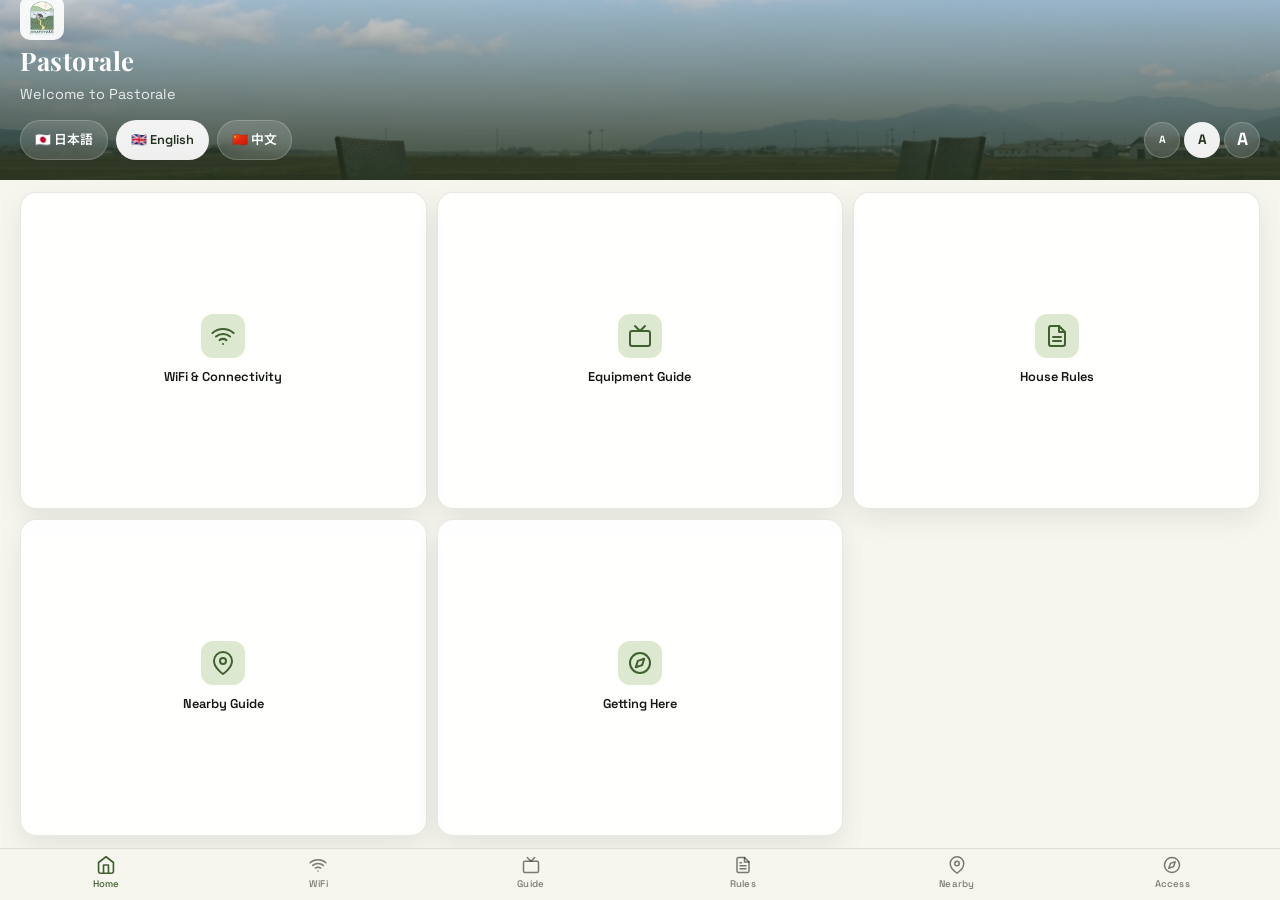
<file: guide/index.html>
<!DOCTYPE html>
<html lang="ja">
<head>
  <meta charset="UTF-8">
  <meta name="viewport" content="width=device-width, initial-scale=1.0, maximum-scale=1.0, user-scalable=no">
  <title>Pastorale Guest Guide</title>
  <meta name="description" content="Pastorale 貸別荘ゲストガイド — WiFi、設備案内、近隣情報">
  <!-- Android Chrome PWA -->
  <meta name="mobile-web-app-capable" content="yes">
  <!-- iOS fallback -->
  <meta name="apple-mobile-web-app-capable" content="yes">
  <meta name="apple-mobile-web-app-status-bar-style" content="black-translucent">
  <meta name="apple-mobile-web-app-title" content="Pastorale Guide">
  <meta name="theme-color" content="#24311c">

  <link rel="manifest" href="manifest.json">
  <link rel="icon" href="../images/%E3%83%AD%E3%82%B4%20(1).png" type="image/png">
  <link rel="apple-touch-icon" href="icons/icon-192.png">

  <link rel="preconnect" href="https://fonts.googleapis.com">
  <link rel="preconnect" href="https://fonts.gstatic.com" crossorigin>
  <link href="https://fonts.googleapis.com/css2?family=Playfair+Display:wght@600;700&family=Space+Grotesk:wght@400;500;600;700&family=Noto+Sans+JP:wght@400;500;700&display=swap" rel="stylesheet">
  <link rel="stylesheet" href="styles.css?v=15">
  <script>
    // SW + cache reset: access with ?reset to force clear all caches
    if (location.search.includes('reset')) {
      caches.keys().then(k => Promise.all(k.map(c => caches.delete(c)))).then(() => {
        navigator.serviceWorker.getRegistrations().then(r => Promise.all(r.map(s => s.unregister()))).then(() => {
          location.replace(location.pathname);
        });
      });
    }
  </script>
</head>

<body>
  <!-- ── タブナビゲーション ── -->
  <nav class="tab-nav" id="tabNav">
    <button class="tab-nav__btn active" data-section="home" aria-label="ホーム">
      <svg width="24" height="24" viewBox="0 0 24 24" fill="none" stroke="currentColor" stroke-width="2" stroke-linecap="round" stroke-linejoin="round"><path d="M3 9l9-7 9 7v11a2 2 0 0 1-2 2H5a2 2 0 0 1-2-2z"/><polyline points="9 22 9 12 15 12 15 22"/></svg>
      <span data-i18n="nav.home">ホーム</span>
    </button>
    <button class="tab-nav__btn" data-section="wifi" aria-label="WiFi">
      <svg width="24" height="24" viewBox="0 0 24 24" fill="none" stroke="currentColor" stroke-width="2" stroke-linecap="round" stroke-linejoin="round"><path d="M5 12.55a11 11 0 0 1 14.08 0"/><path d="M1.42 9a16 16 0 0 1 21.16 0"/><path d="M8.53 16.11a6 6 0 0 1 6.95 0"/><line x1="12" y1="20" x2="12.01" y2="20"/></svg>
      <span data-i18n="nav.wifi">WiFi</span>
    </button>
    <button class="tab-nav__btn" data-section="equipment" aria-label="設備ガイド">
      <svg width="24" height="24" viewBox="0 0 24 24" fill="none" stroke="currentColor" stroke-width="2" stroke-linecap="round" stroke-linejoin="round"><rect x="2" y="7" width="20" height="15" rx="2" ry="2"/><polyline points="17 2 12 7 7 2"/></svg>
      <span data-i18n="nav.equipment">設備</span>
    </button>
    <button class="tab-nav__btn" data-section="rules" aria-label="ハウスルール">
      <svg width="24" height="24" viewBox="0 0 24 24" fill="none" stroke="currentColor" stroke-width="2" stroke-linecap="round" stroke-linejoin="round"><path d="M14 2H6a2 2 0 0 0-2 2v16a2 2 0 0 0 2 2h12a2 2 0 0 0 2-2V8z"/><polyline points="14 2 14 8 20 8"/><line x1="16" y1="13" x2="8" y2="13"/><line x1="16" y1="17" x2="8" y2="17"/><polyline points="10 9 9 9 8 9"/></svg>
      <span data-i18n="nav.rules">ルール</span>
    </button>
    <button class="tab-nav__btn" data-section="nearby" aria-label="近隣ガイド">
      <svg width="24" height="24" viewBox="0 0 24 24" fill="none" stroke="currentColor" stroke-width="2" stroke-linecap="round" stroke-linejoin="round"><path d="M21 10c0 7-9 13-9 13s-9-6-9-13a9 9 0 0 1 18 0z"/><circle cx="12" cy="10" r="3"/></svg>
      <span data-i18n="nav.nearby">周辺</span>
    </button>
    <button class="tab-nav__btn" data-section="access" aria-label="交通アクセス">
      <svg width="24" height="24" viewBox="0 0 24 24" fill="none" stroke="currentColor" stroke-width="2" stroke-linecap="round" stroke-linejoin="round"><circle cx="12" cy="12" r="10"/><polygon points="16.24 7.76 14.12 14.12 7.76 16.24 9.88 9.88 16.24 7.76"/></svg>
      <span data-i18n="nav.access">アクセス</span>
    </button>
  </nav>

  <!-- ── メインコンテンツ ── -->
  <main class="main">

    <!-- ====== ホーム ====== -->
    <section class="section active" id="home">
      <div class="home-hero" style="background-image: url('../images/hero-guide.jpg')">
        <div class="home-hero__overlay">
          <img class="home-hero__logo" src="../images/%E3%83%AD%E3%82%B4%20(1).png" alt="Pastorale" width="80" height="80">
          <h1 class="home-hero__title">Pastorale</h1>
          <p class="home-hero__subtitle" data-i18n="home.welcome">ようこそ Pastorale へ</p>
          <div class="lang-switch">
            <button class="lang-btn active" data-lang="ja">🇯🇵 日本語</button>
            <button class="lang-btn" data-lang="en">🇬🇧 English</button>
            <button class="lang-btn" data-lang="zh">🇨🇳 中文</button>
            <div class="font-size-switch">
              <button class="font-size-btn" data-size="small" aria-label="小さい文字">A</button>
              <button class="font-size-btn active" data-size="medium" aria-label="標準文字">A</button>
              <button class="font-size-btn" data-size="large" aria-label="大きい文字">A</button>
            </div>
          </div>
        </div>
      </div>
      <div class="home-grid">
        <button class="home-card" data-goto="wifi">
          <div class="home-card__icon">
            <svg width="32" height="32" viewBox="0 0 24 24" fill="none" stroke="currentColor" stroke-width="2" stroke-linecap="round" stroke-linejoin="round"><path d="M5 12.55a11 11 0 0 1 14.08 0"/><path d="M1.42 9a16 16 0 0 1 21.16 0"/><path d="M8.53 16.11a6 6 0 0 1 6.95 0"/><line x1="12" y1="20" x2="12.01" y2="20"/></svg>
          </div>
          <span class="home-card__label" data-i18n="home.card.wifi">WiFi・接続情報</span>
        </button>
        <button class="home-card" data-goto="equipment">
          <div class="home-card__icon">
            <svg width="32" height="32" viewBox="0 0 24 24" fill="none" stroke="currentColor" stroke-width="2" stroke-linecap="round" stroke-linejoin="round"><rect x="2" y="7" width="20" height="15" rx="2" ry="2"/><polyline points="17 2 12 7 7 2"/></svg>
          </div>
          <span class="home-card__label" data-i18n="home.card.equipment">設備の使い方</span>
        </button>
        <button class="home-card" data-goto="rules">
          <div class="home-card__icon">
            <svg width="32" height="32" viewBox="0 0 24 24" fill="none" stroke="currentColor" stroke-width="2" stroke-linecap="round" stroke-linejoin="round"><path d="M14 2H6a2 2 0 0 0-2 2v16a2 2 0 0 0 2 2h12a2 2 0 0 0 2-2V8z"/><polyline points="14 2 14 8 20 8"/><line x1="16" y1="13" x2="8" y2="13"/><line x1="16" y1="17" x2="8" y2="17"/></svg>
          </div>
          <span class="home-card__label" data-i18n="home.card.rules">ハウスルール</span>
        </button>
        <button class="home-card" data-goto="nearby">
          <div class="home-card__icon">
            <svg width="32" height="32" viewBox="0 0 24 24" fill="none" stroke="currentColor" stroke-width="2" stroke-linecap="round" stroke-linejoin="round"><path d="M21 10c0 7-9 13-9 13s-9-6-9-13a9 9 0 0 1 18 0z"/><circle cx="12" cy="10" r="3"/></svg>
          </div>
          <span class="home-card__label" data-i18n="home.card.nearby">近隣ガイド</span>
        </button>
        <button class="home-card" data-goto="access">
          <div class="home-card__icon">
            <svg width="32" height="32" viewBox="0 0 24 24" fill="none" stroke="currentColor" stroke-width="2" stroke-linecap="round" stroke-linejoin="round"><circle cx="12" cy="12" r="10"/><polygon points="16.24 7.76 14.12 14.12 7.76 16.24 9.88 9.88 16.24 7.76"/></svg>
          </div>
          <span class="home-card__label" data-i18n="home.card.access">交通アクセス</span>
        </button>
      </div>
    </section>

    <!-- ====== WiFi・接続情報 ====== -->
    <section class="section" id="wifi">
      <div class="section__header">
        <h2 data-i18n="wifi.title">WiFi・接続情報</h2>
      </div>
      <div class="content-wrap">
        <p class="wifi-scan-hint" data-i18n="wifi.qr.hint">カメラでQRコードを読み取ると自動接続できます</p>

        <div class="wifi-bands">
          <!-- 5GHz (recommended) -->
          <div class="info-card info-card--accent wifi-band-card">
            <div class="wifi-band-card__badge wifi-band-card__badge--recommended" data-i18n="wifi.5ghz.badge">おすすめ</div>
            <h3>5GHz</h3>
            <p class="wifi-band-card__desc" data-i18n="wifi.5ghz.desc">高速・動画視聴に最適</p>
            <div class="wifi-detail">
              <div class="wifi-detail__row">
                <span class="wifi-detail__label">SSID</span>
                <div class="wifi-detail__value-wrap">
                  <span class="wifi-detail__value" id="wifi5gSSID">Pastorale_5GHz</span>
                  <button class="copy-btn" data-copy="wifi5gSSID" aria-label="5GHz SSIDをコピー">
                    <svg width="18" height="18" viewBox="0 0 24 24" fill="none" stroke="currentColor" stroke-width="2"><rect x="9" y="9" width="13" height="13" rx="2" ry="2"/><path d="M5 15H4a2 2 0 0 1-2-2V4a2 2 0 0 1 2-2h9a2 2 0 0 1 2 2v1"/></svg>
                  </button>
                </div>
              </div>
              <div class="wifi-detail__row">
                <span class="wifi-detail__label" data-i18n="wifi.password">パスワード</span>
                <div class="wifi-detail__value-wrap">
                  <span class="wifi-detail__value" id="wifi5gPassword">pastorale54208</span>
                  <button class="copy-btn" data-copy="wifi5gPassword" aria-label="5GHz パスワードをコピー">
                    <svg width="18" height="18" viewBox="0 0 24 24" fill="none" stroke="currentColor" stroke-width="2"><rect x="9" y="9" width="13" height="13" rx="2" ry="2"/><path d="M5 15H4a2 2 0 0 1-2-2V4a2 2 0 0 1 2-2h9a2 2 0 0 1 2 2v1"/></svg>
                  </button>
                </div>
              </div>
            </div>
            <div class="wifi-qr">
              <img src="../images/Pastorale_5GHz.png" alt="5GHz WiFi QRコード" width="150" height="150">
            </div>
          </div>

          <!-- 2.4GHz -->
          <div class="info-card wifi-band-card">
            <h3>2.4GHz</h3>
            <p class="wifi-band-card__desc" data-i18n="wifi.24ghz.desc">安定接続・広範囲</p>
            <div class="wifi-detail">
              <div class="wifi-detail__row">
                <span class="wifi-detail__label">SSID</span>
                <div class="wifi-detail__value-wrap">
                  <span class="wifi-detail__value" id="wifi24gSSID">Pastorale_2.4GHz</span>
                  <button class="copy-btn" data-copy="wifi24gSSID" aria-label="2.4GHz SSIDをコピー">
                    <svg width="18" height="18" viewBox="0 0 24 24" fill="none" stroke="currentColor" stroke-width="2"><rect x="9" y="9" width="13" height="13" rx="2" ry="2"/><path d="M5 15H4a2 2 0 0 1-2-2V4a2 2 0 0 1 2-2h9a2 2 0 0 1 2 2v1"/></svg>
                  </button>
                </div>
              </div>
              <div class="wifi-detail__row">
                <span class="wifi-detail__label" data-i18n="wifi.password">パスワード</span>
                <div class="wifi-detail__value-wrap">
                  <span class="wifi-detail__value" id="wifi24gPassword">pastorale54208</span>
                  <button class="copy-btn" data-copy="wifi24gPassword" aria-label="2.4GHz パスワードをコピー">
                    <svg width="18" height="18" viewBox="0 0 24 24" fill="none" stroke="currentColor" stroke-width="2"><rect x="9" y="9" width="13" height="13" rx="2" ry="2"/><path d="M5 15H4a2 2 0 0 1-2-2V4a2 2 0 0 1 2-2h9a2 2 0 0 1 2 2v1"/></svg>
                  </button>
                </div>
              </div>
            </div>
            <div class="wifi-qr">
              <img src="../images/Pastorale_2.4GHz.png" alt="2.4GHz WiFi QRコード" width="150" height="150">
            </div>
          </div>
        </div>

        <div class="info-card">
          <h3 data-i18n="wifi.streaming.title">ストリーミングサービス</h3>
          <p class="info-card__body" data-i18n="wifi.streaming.body">テレビにはNetflix、Amazon Prime Videoがインストールされています。ご自身のアカウントでログインしてお楽しみください。ご利用後はログアウトをお願いいたします。</p>
        </div>
      </div>
    </section>

    <!-- ====== 設備ガイド ====== -->
    <section class="section" id="equipment">
      <div class="section__header">
        <h2 data-i18n="equipment.title">設備の使い方</h2>
      </div>
      <div class="content-wrap">
        <div class="accordion-list">

          <details class="accordion" open>
            <summary class="accordion__header">
              <img class="accordion__thumb" src="../images/interior-evening.jpg" alt="シアター" loading="lazy" decoding="async">
              <div>
                <h3 data-i18n="equipment.theater.title">75インチシアター & 5.1chサラウンド</h3>
                <p class="accordion__sub" data-i18n="equipment.theater.sub">SONY BRAVIA + サラウンドスピーカー</p>
              </div>
            </summary>
            <div class="accordion__body">
              <ol data-i18n="equipment.theater.steps">
                <li>テレビのリモコンで電源をONにします</li>
                <li>サウンドシステムの電源もONにしてください</li>
                <li>Netflix等またはホームボタンからアプリを選択してください</li>
                <li>音量はリモコンの音量ボタンで調整できます</li>
              </ol>
            </div>
          </details>

          <details class="accordion">
            <summary class="accordion__header">
              <img class="accordion__thumb" src="../images/balmuda-cooking.jpg" alt="BALMUDA鉄板" loading="lazy" decoding="async">
              <div>
                <h3 data-i18n="equipment.teppan.title">BALMUDA The Plate Pro</h3>
                <p class="accordion__sub" data-i18n="equipment.teppan.sub">プロ仕様の鉄板プレート</p>
              </div>
            </summary>
            <div class="accordion__body">
              <ol data-i18n="equipment.teppan.steps">
                <li>プレートを本体にセットします</li>
                <li>電源プラグをコンセントに差し込みます</li>
                <li>ダイヤルで温度を調節して予熱します（約3分）</li>
                <li>お好みの食材を焼いてお楽しみください</li>
                <li>使用後はプレートが冷めてから濡れた布で拭いてください</li>
              </ol>
            </div>
          </details>

          <details class="accordion">
            <summary class="accordion__header">
              <img class="accordion__thumb" src="../images/kitchen.jpg" alt="キッチン" loading="lazy" decoding="async">
              <div>
                <h3 data-i18n="equipment.kitchen.title">キッチン設備</h3>
                <p class="accordion__sub" data-i18n="equipment.kitchen.sub">IHコンロ、冷蔵庫、調理器具完備</p>
              </div>
            </summary>
            <div class="accordion__body">
              <p data-i18n="equipment.kitchen.body">キッチンにはIHコンロ、電子レンジ、冷蔵庫、トースター、基本的な調理器具・食器類が揃っています。調味料は各自でご用意ください。</p>
            </div>
          </details>

          <details class="accordion">
            <summary class="accordion__header">
              <img class="accordion__thumb" src="../images/deck-chairs.jpg" alt="ウッドデッキ" loading="lazy" decoding="async">
              <div>
                <h3 data-i18n="equipment.deck.title">ウッドデッキ</h3>
                <p class="accordion__sub" data-i18n="equipment.deck.sub">田園を一望するプライベートデッキ</p>
              </div>
            </summary>
            <div class="accordion__body">
              <p data-i18n="equipment.deck.body">デッキチェアとテーブルにはカバーがかかっています。ご使用の際はカバーを外してお使いください。夜間は虫が入りやすいため、室内の照明を暗めにし、デッキのライトをご利用ください。</p>
            </div>
          </details>

          <details class="accordion">
            <summary class="accordion__header">
              <img class="accordion__thumb" src="../images/bathroom.jpg" alt="バスルーム" loading="lazy" decoding="async">
              <div>
                <h3 data-i18n="equipment.bath.title">バスルーム & アメニティ</h3>
                <p class="accordion__sub" data-i18n="equipment.bath.sub">タオル・シャンプー等完備</p>
              </div>
            </summary>
            <div class="accordion__body">
              <p data-i18n="equipment.bath.body">バスタオル、フェイスタオル、シャンプー、コンディショナー、ボディソープ、ドライヤーをご用意しています。追加のタオルのご用意はございません。</p>
            </div>
          </details>
        </div>
      </div>
    </section>

    <!-- ====== ハウスルール ====== -->
    <section class="section" id="rules">
      <div class="section__header">
        <h2 data-i18n="rules.title">ハウスルール</h2>
      </div>
      <div class="content-wrap">
        <div class="info-card info-card--checkin">
          <div class="checkin-times">
            <div class="checkin-times__item">
              <span class="checkin-times__label" data-i18n="rules.checkin">チェックイン</span>
              <span class="checkin-times__time">15:00</span>
            </div>
            <div class="checkin-times__divider"></div>
            <div class="checkin-times__item">
              <span class="checkin-times__label" data-i18n="rules.checkout">チェックアウト</span>
              <span class="checkin-times__time">10:00</span>
            </div>
          </div>
        </div>

        <div class="rules-list">
          <div class="rule-item">
            <span class="rule-item__icon">🚭</span>
            <div>
              <h3 data-i18n="rules.nosmoking.title">禁煙</h3>
              <p data-i18n="rules.nosmoking.body">建物内は電子タバコを含み全面禁煙です。喫煙される場合は建物の外で、ご持参の携帯灰皿をお使いください</p>
            </div>
          </div>
          <div class="rule-item">
            <span class="rule-item__icon">🌙</span>
            <div>
              <h3 data-i18n="rules.quiet.title">夜間の静粛</h3>
              <p data-i18n="rules.quiet.body">22時以降はデッキでの会話・音量にご配慮ください</p>
            </div>
          </div>
          <div class="rule-item">
            <span class="rule-item__icon">🗑️</span>
            <div>
              <h3 data-i18n="rules.trash.title">ゴミの分別</h3>
              <p data-i18n="rules.trash.body">キッチンのゴミ箱に分別表示があります。燃えるゴミ・ビン・カン・ペットボトルに分けてください</p>
            </div>
          </div>
          <div class="rule-item">
            <span class="rule-item__icon">🔑</span>
            <div>
              <h3 data-i18n="rules.checkoutinfo.title">チェックアウト時のお願い</h3>
              <p data-i18n="rules.checkoutinfo.body">使用した食器・調理器具は洗って、シンクの水切りまたは元の位置にお戻しください。エアコン・照明のOFF、窓の施錠をお願いいたします</p>
            </div>
          </div>
          <div class="rule-item">
            <span class="rule-item__icon">🐾</span>
            <div>
              <h3 data-i18n="rules.pets.title">ペット不可</h3>
              <p data-i18n="rules.pets.body">ペットの同伴はご遠慮いただいております</p>
            </div>
          </div>
        </div>

      </div>
    </section>

    <!-- ====== 近隣ガイド ====== -->
    <section class="section" id="nearby">
      <div class="section__header">
        <h2 data-i18n="nearby.title">近隣ガイド</h2>
      </div>
      <div class="content-wrap">

        <h3 class="content-category" data-i18n="nearby.nature.title">🌊 琵琶湖・自然</h3>
        <div class="nearby-grid">
          <a class="nearby-card" href="https://maps.google.com/?q=%E7%90%B5%E7%90%B6%E6%B9%96%E7%95%94+%E6%96%B0%E6%97%AD+%E9%AB%98%E5%B3%B6%E5%B8%82" target="_blank" rel="noopener noreferrer">
            <img class="nearby-card__img" src="../images/lake-view.jpg" alt="琵琶湖" loading="lazy" decoding="async">
            <div class="nearby-card__info">
              <h4 data-i18n="nearby.lake.title">琵琶湖畔</h4>
              <p data-i18n="nearby.lake.desc">当施設から徒歩約5分。散歩や夕焼け鑑賞に最適です</p>
              <span class="nearby-card__distance" data-i18n="nearby.lake.distance">🚶 徒歩5分</span>
            </div>
          </a>
          <a class="nearby-card" href="https://maps.google.com/?q=%E3%83%9E%E3%82%AD%E3%83%8E+%E3%83%A1%E3%82%BF%E3%82%BB%E3%82%B3%E3%82%A4%E3%82%A2%E4%B8%A6%E6%9C%A8" target="_blank" rel="noopener noreferrer">
            <img class="nearby-card__img" src="../images/lake-tree.jpg" alt="メタセコイア並木" loading="lazy" decoding="async">
            <div class="nearby-card__info">
              <h4 data-i18n="nearby.metasequoia.title">メタセコイア並木</h4>
              <p data-i18n="nearby.metasequoia.desc">約2.4kmの並木道。四季折々の美しい景色を楽しめます</p>
              <span class="nearby-card__distance" data-i18n="nearby.metasequoia.distance">🚗 車で約20分</span>
            </div>
          </a>
        </div>

        <h3 class="content-category" data-i18n="nearby.sightseeing.title">⛩️ 観光スポット</h3>
        <div class="nearby-grid">
          <a class="nearby-card" href="https://maps.google.com/?q=%E7%99%BD%E9%AC%9A%E7%A5%9E%E7%A4%BE+%E9%AB%98%E5%B3%B6%E5%B8%82" target="_blank" rel="noopener noreferrer">
            <div class="nearby-card__placeholder">⛩️</div>
            <div class="nearby-card__info">
              <h4 data-i18n="nearby.shirahige.title">白鬚神社</h4>
              <p data-i18n="nearby.shirahige.desc">湖中に浮かぶ鳥居が有名な神社。フォトスポットとしても人気</p>
              <span class="nearby-card__distance" data-i18n="nearby.shirahige.distance">🚗 車で約15分</span>
            </div>
          </a>
          <a class="nearby-card" href="https://maps.google.com/?q=%E3%81%97%E3%82%93%E3%81%82%E3%81%95%E3%81%B2%E9%A2%A8%E8%BB%8A%E6%9D%91+%E9%AB%98%E5%B3%B6%E5%B8%82" target="_blank" rel="noopener noreferrer">
            <div class="nearby-card__placeholder">🌸</div>
            <div class="nearby-card__info">
              <h4 data-i18n="nearby.shinasahi.title">新旭花しょうぶ園</h4>
              <p data-i18n="nearby.shinasahi.desc">6月には約200種20万本の花菖蒲が咲き誇ります</p>
              <span class="nearby-card__distance" data-i18n="nearby.shinasahi.distance">🚗 車で約5分</span>
            </div>
          </a>
        </div>

        <h3 class="content-category" data-i18n="nearby.shopping.title">🛒 買い出し・食事</h3>
        <div class="nearby-grid">
          <a class="nearby-card" href="https://maps.google.com/?q=平和堂+安曇川+高島市" target="_blank" rel="noopener noreferrer">
            <div class="nearby-card__placeholder">🛒</div>
            <div class="nearby-card__info">
              <h4 data-i18n="nearby.super.title">スーパー（平和堂）</h4>
              <p data-i18n="nearby.super.desc">食材・飲料の買い出しに便利です</p>
              <span class="nearby-card__distance" data-i18n="nearby.super.distance">🚗 車で約5分</span>
            </div>
          </a>
          <a class="nearby-card" href="https://maps.google.com/?q=コンビニ+新旭+高島市" target="_blank" rel="noopener noreferrer">
            <div class="nearby-card__placeholder">🏪</div>
            <div class="nearby-card__info">
              <h4 data-i18n="nearby.convenience.title">コンビニ</h4>
              <p data-i18n="nearby.convenience.desc">最寄りのコンビニエンスストア</p>
              <span class="nearby-card__distance" data-i18n="nearby.convenience.distance">🚗 車で約3分</span>
            </div>
          </a>
        </div>

        <h3 class="content-category" data-i18n="nearby.onsen.title">♨️ 温泉</h3>
        <div class="nearby-grid">
          <a class="nearby-card" href="https://maps.google.com/?q=くつき温泉てんくう" target="_blank" rel="noopener noreferrer">
            <div class="nearby-card__placeholder">♨️</div>
            <div class="nearby-card__info">
              <h4 data-i18n="nearby.onsen.name">くつき温泉 てんくう</h4>
              <p data-i18n="nearby.onsen.desc">自然に囲まれた日帰り温泉施設</p>
              <span class="nearby-card__distance" data-i18n="nearby.onsen.distance">🚗 車で約25分</span>
            </div>
          </a>
          <a class="nearby-card" href="https://maps.google.com/?q=宝船温泉+高島市" target="_blank" rel="noopener noreferrer">
            <div class="nearby-card__placeholder">♨️</div>
            <div class="nearby-card__info">
              <h4 data-i18n="nearby.onsen2.name">宝船温泉</h4>
              <p data-i18n="nearby.onsen2.desc">琵琶湖畔の温泉旅館。日帰り入浴も可能です</p>
              <span class="nearby-card__distance" data-i18n="nearby.onsen2.distance">🚗 車で約15分</span>
            </div>
          </a>
        </div>

        <h3 class="content-category" data-i18n="nearby.leisure.title">🏌️ レジャー</h3>
        <div class="nearby-grid">
          <a class="nearby-card" href="https://maps.google.com/?q=朽木ゴルフ倶楽部" target="_blank" rel="noopener noreferrer">
            <div class="nearby-card__placeholder">⛳</div>
            <div class="nearby-card__info">
              <h4 data-i18n="nearby.leisure.golf.title">朽木ゴルフ倶楽部</h4>
              <p data-i18n="nearby.leisure.golf.desc">自然に囲まれたゴルフコース。高島の山々を望むロケーション</p>
              <span class="nearby-card__distance" data-i18n="nearby.leisure.golf.distance">🚗 車で約25分</span>
            </div>
          </a>
          <a class="nearby-card" href="https://maps.google.com/?q=白ひげ浜水泳キャンプ場" target="_blank" rel="noopener noreferrer">
            <div class="nearby-card__placeholder">🏖️</div>
            <div class="nearby-card__info">
              <h4 data-i18n="nearby.leisure.beach.title">白ひげ浜水泳・キャンプ場</h4>
              <p data-i18n="nearby.leisure.beach.desc">琵琶湖の美しい砂浜ビーチ。夏の湖水浴に最適です</p>
              <span class="nearby-card__distance" data-i18n="nearby.leisure.beach.distance">🚗 車で約15分</span>
            </div>
          </a>
          <a class="nearby-card" href="https://maps.google.com/?q=マキノサニービーチ" target="_blank" rel="noopener noreferrer">
            <div class="nearby-card__placeholder">🚣</div>
            <div class="nearby-card__info">
              <h4 data-i18n="nearby.leisure.lakesports.title">マキノサニービーチ</h4>
              <p data-i18n="nearby.leisure.lakesports.desc">SUP・カヤックなどレイクスポーツが楽しめるビーチ</p>
              <span class="nearby-card__distance" data-i18n="nearby.leisure.lakesports.distance">🚗 車で約25分</span>
            </div>
          </a>
          <a class="nearby-card" href="https://maps.google.com/?q=びわ湖バレイ" target="_blank" rel="noopener noreferrer">
            <div class="nearby-card__placeholder">🏔️</div>
            <div class="nearby-card__info">
              <h4 data-i18n="nearby.leisure.valley.title">びわ湖バレイ</h4>
              <p data-i18n="nearby.leisure.valley.desc">夏は琵琶湖を一望する絶景テラス、冬はスキー・スノーボードが楽しめるリゾート</p>
              <span class="nearby-card__distance" data-i18n="nearby.leisure.valley.distance">🚗 車で約40分</span>
            </div>
          </a>
        </div>
      </div>
    </section>

    <!-- ====== 交通アクセス ====== -->
    <section class="section" id="access">
      <div class="section__header">
        <h2 data-i18n="access.title">交通アクセス</h2>
      </div>
      <div class="content-wrap">

        <div class="info-card">
          <h3 data-i18n="access.address.title">所在地</h3>
          <p class="access-address">〒520-1503<br>滋賀県高島市新旭町深溝471-22</p>
          <a class="btn btn--outline" href="https://maps.google.com/?q=%E6%BB%8B%E8%B3%80%E7%9C%8C%E9%AB%98%E5%B3%B6%E5%B8%82%E6%96%B0%E6%97%AD%E7%94%BA%E6%B7%B1%E6%BA%9D471-22" target="_blank" rel="noopener noreferrer" data-i18n="access.map.open">Google Mapsで開く →</a>
        </div>

        <div class="info-card">
          <h3 data-i18n="access.car.title">🚗 お車でお越しの場合</h3>
          <ul data-i18n="access.car.list">
            <li>大阪から：名神高速 → 京都東IC → 湖西道路 → 約90分</li>
            <li>京都から：湖西道路経由 → 約60分</li>
            <li>駐車場：敷地内に2台分あり（無料）</li>
          </ul>
        </div>

        <div class="info-card">
          <h3 data-i18n="access.train.title">🚃 電車でお越しの場合</h3>
          <ul data-i18n="access.train.list">
            <li>JR湖西線「新旭駅」下車</li>
            <li>駅からタクシーで約10分</li>
            <li>大阪駅から新旭駅まで約90分（JR新快速→近江今津乗換）</li>
          </ul>
        </div>

        <div class="info-card">
          <h3 data-i18n="access.taxi.title">🚕 タクシー</h3>
          <div class="emergency-list">
            <a class="emergency-item" href="tel:0740-22-0106">
              <span class="emergency-item__label" data-i18n="access.taxi.company1">高島タクシー</span>
              <span class="emergency-item__number">0740-22-0106</span>
            </a>
          </div>
        </div>

        <div class="map-embed">
          <iframe
            src="https://www.google.com/maps?q=%E6%BB%8B%E8%B3%80%E7%9C%8C%E9%AB%98%E5%B3%B6%E5%B8%82%E6%96%B0%E6%97%AD%E7%94%BA%E6%B7%B1%E6%BA%9D471-22&output=embed"
            width="100%" height="350" style="border:0; border-radius: var(--radius);" allowfullscreen="" loading="lazy" referrerpolicy="no-referrer-when-downgrade">
          </iframe>
        </div>
      </div>
    </section>

  </main>

  <script src="app.js?v=15"></script>
</body>
</html>
</file>
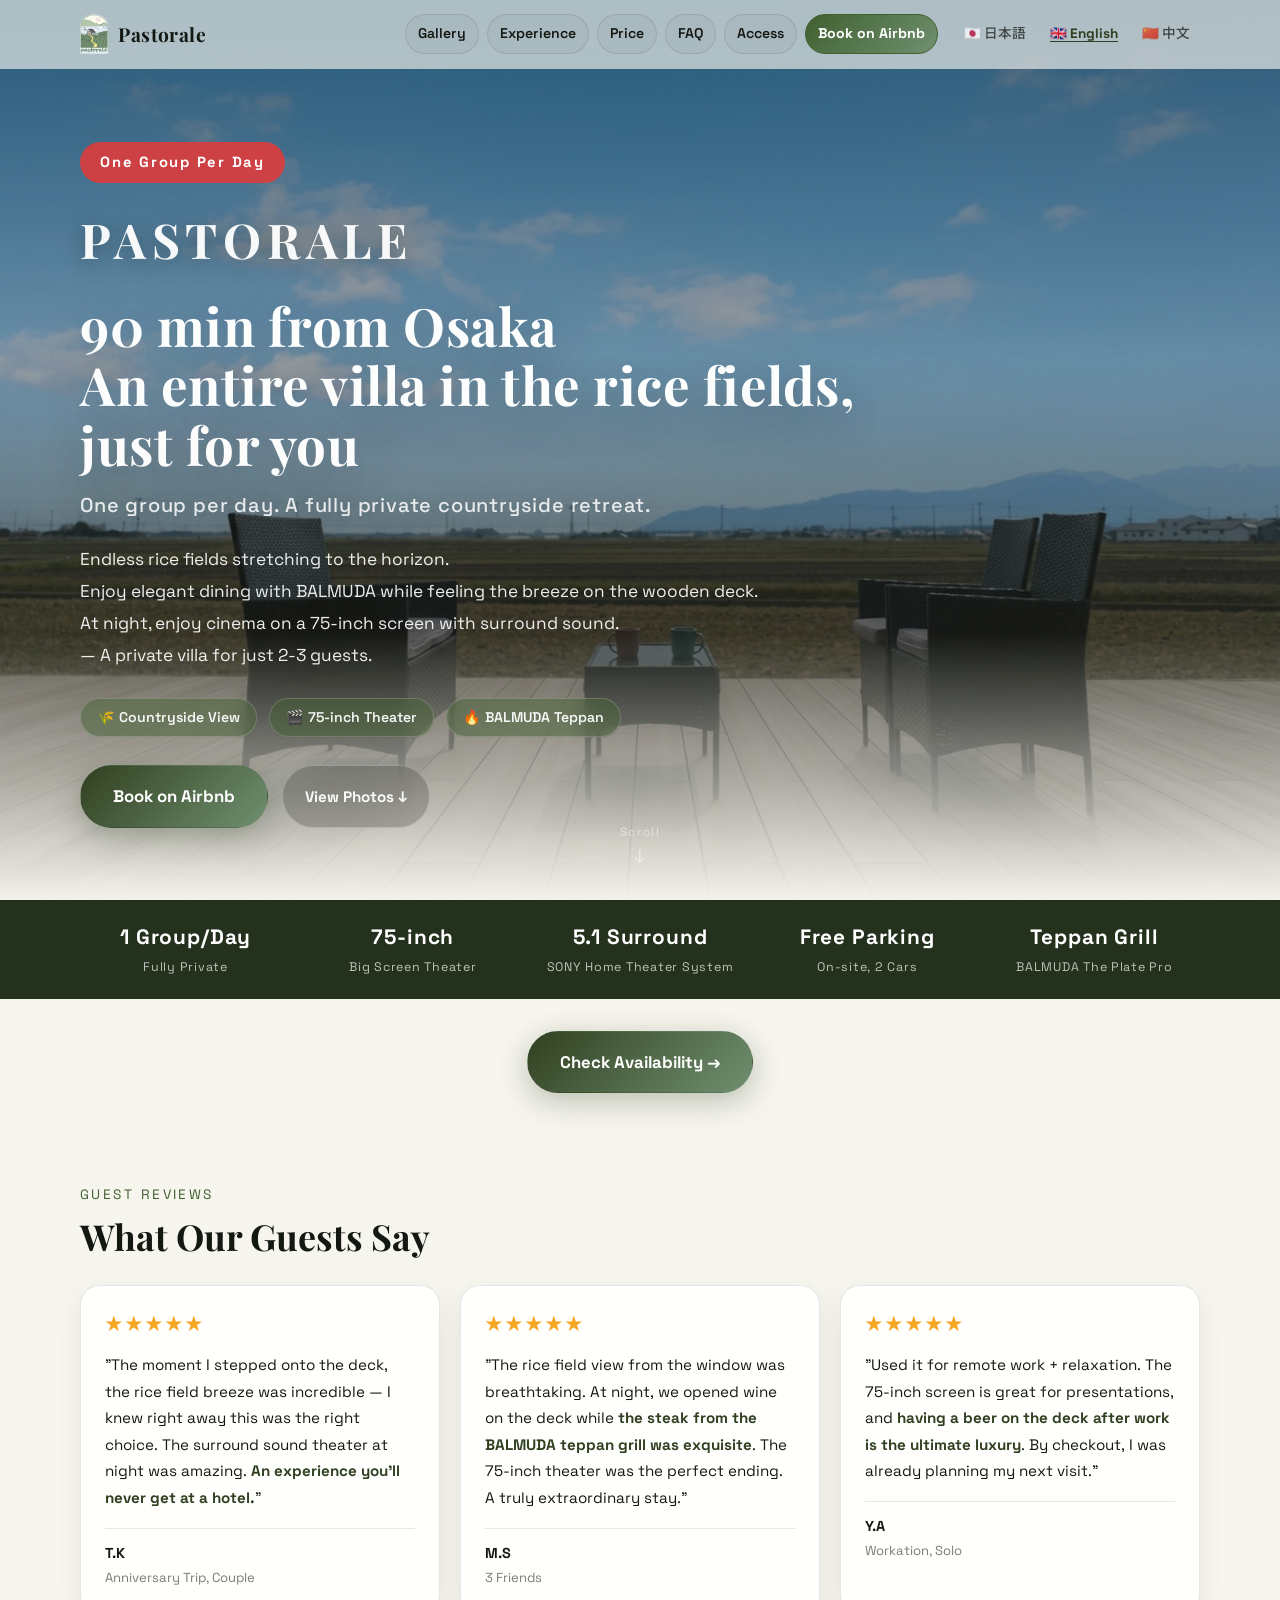
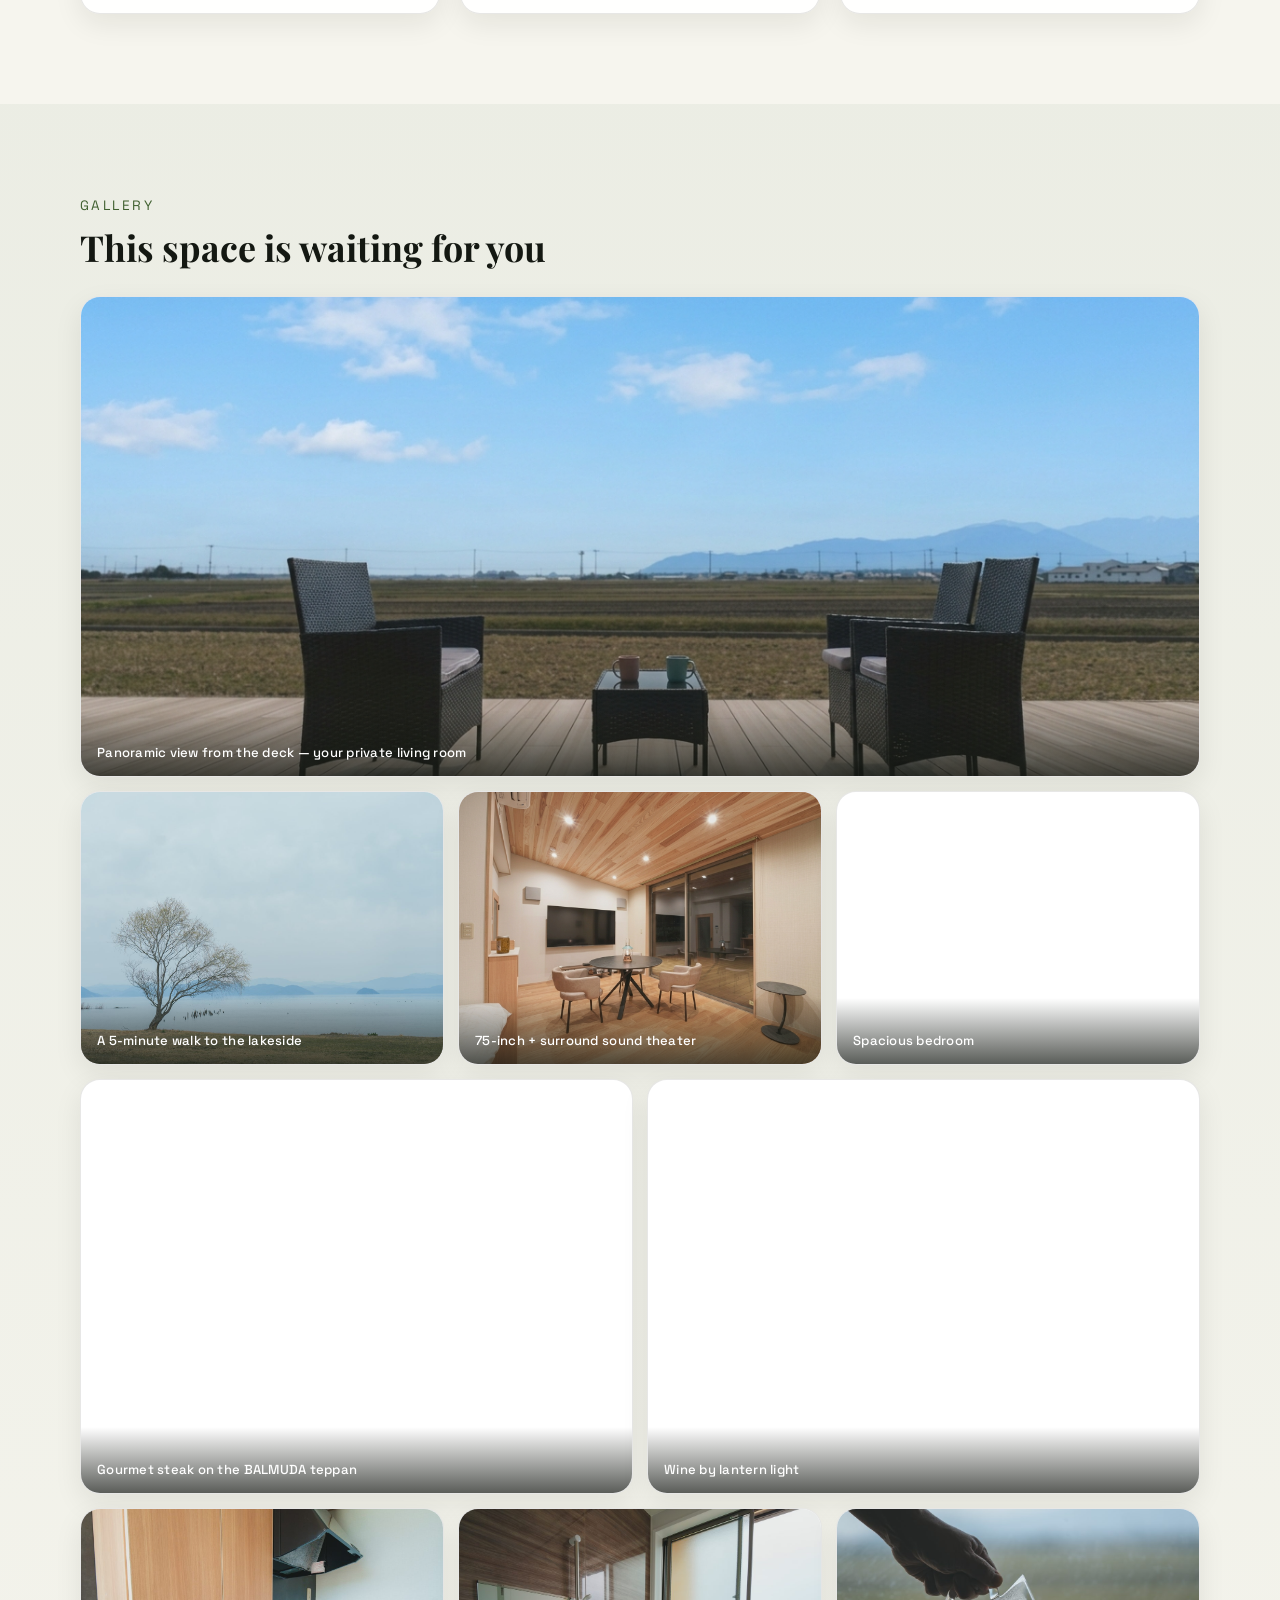
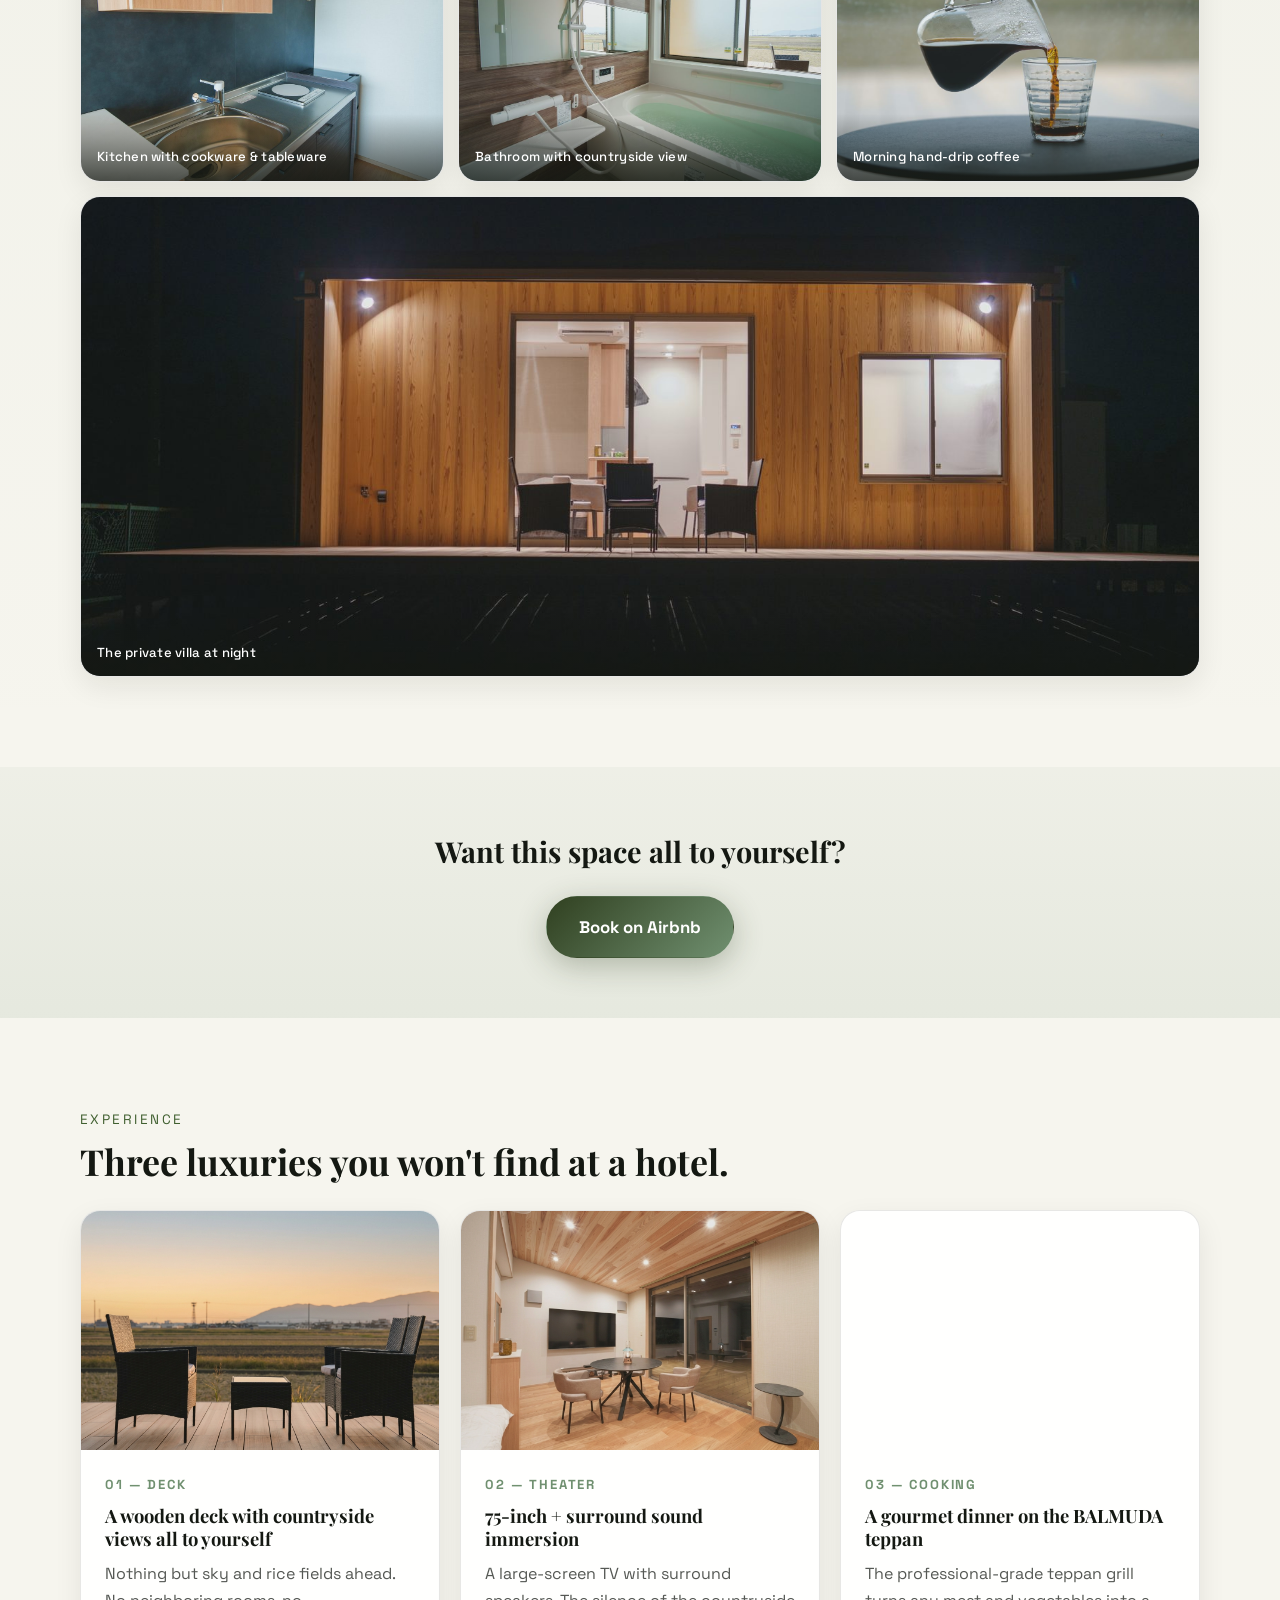
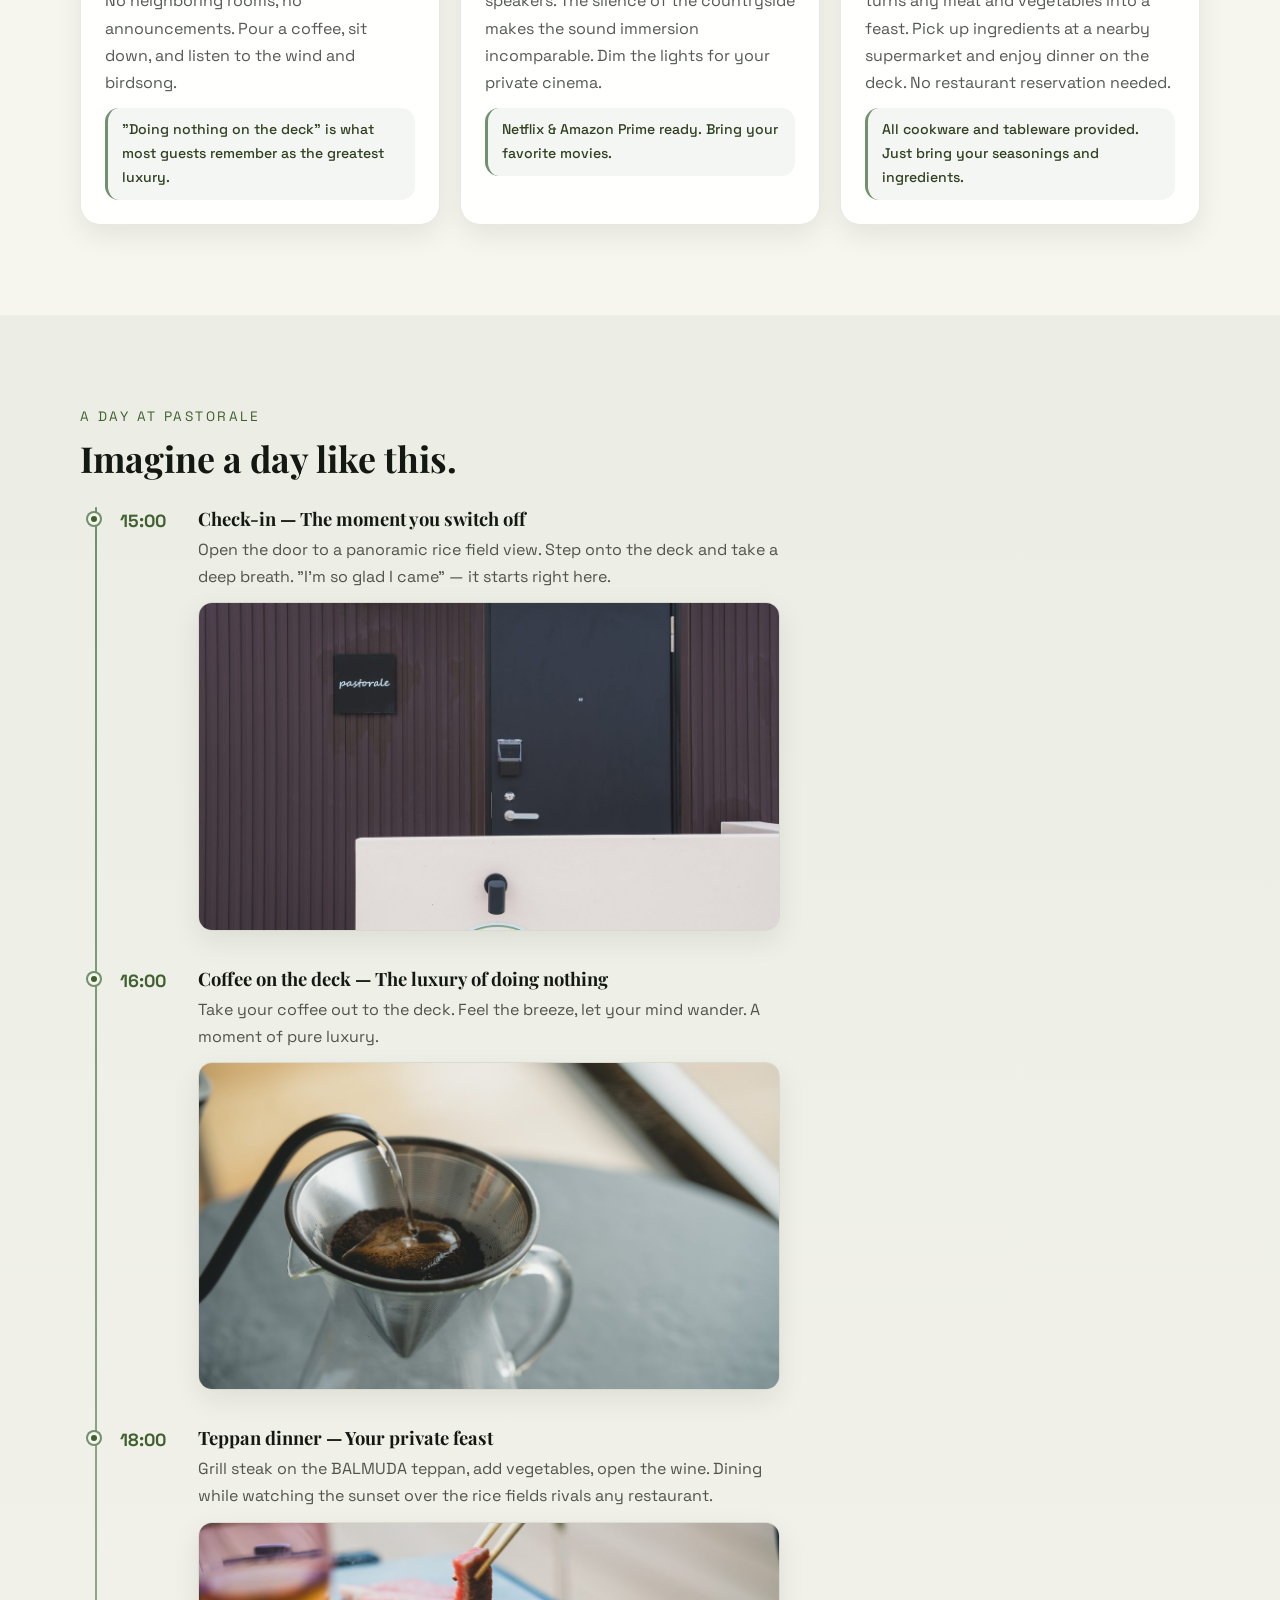
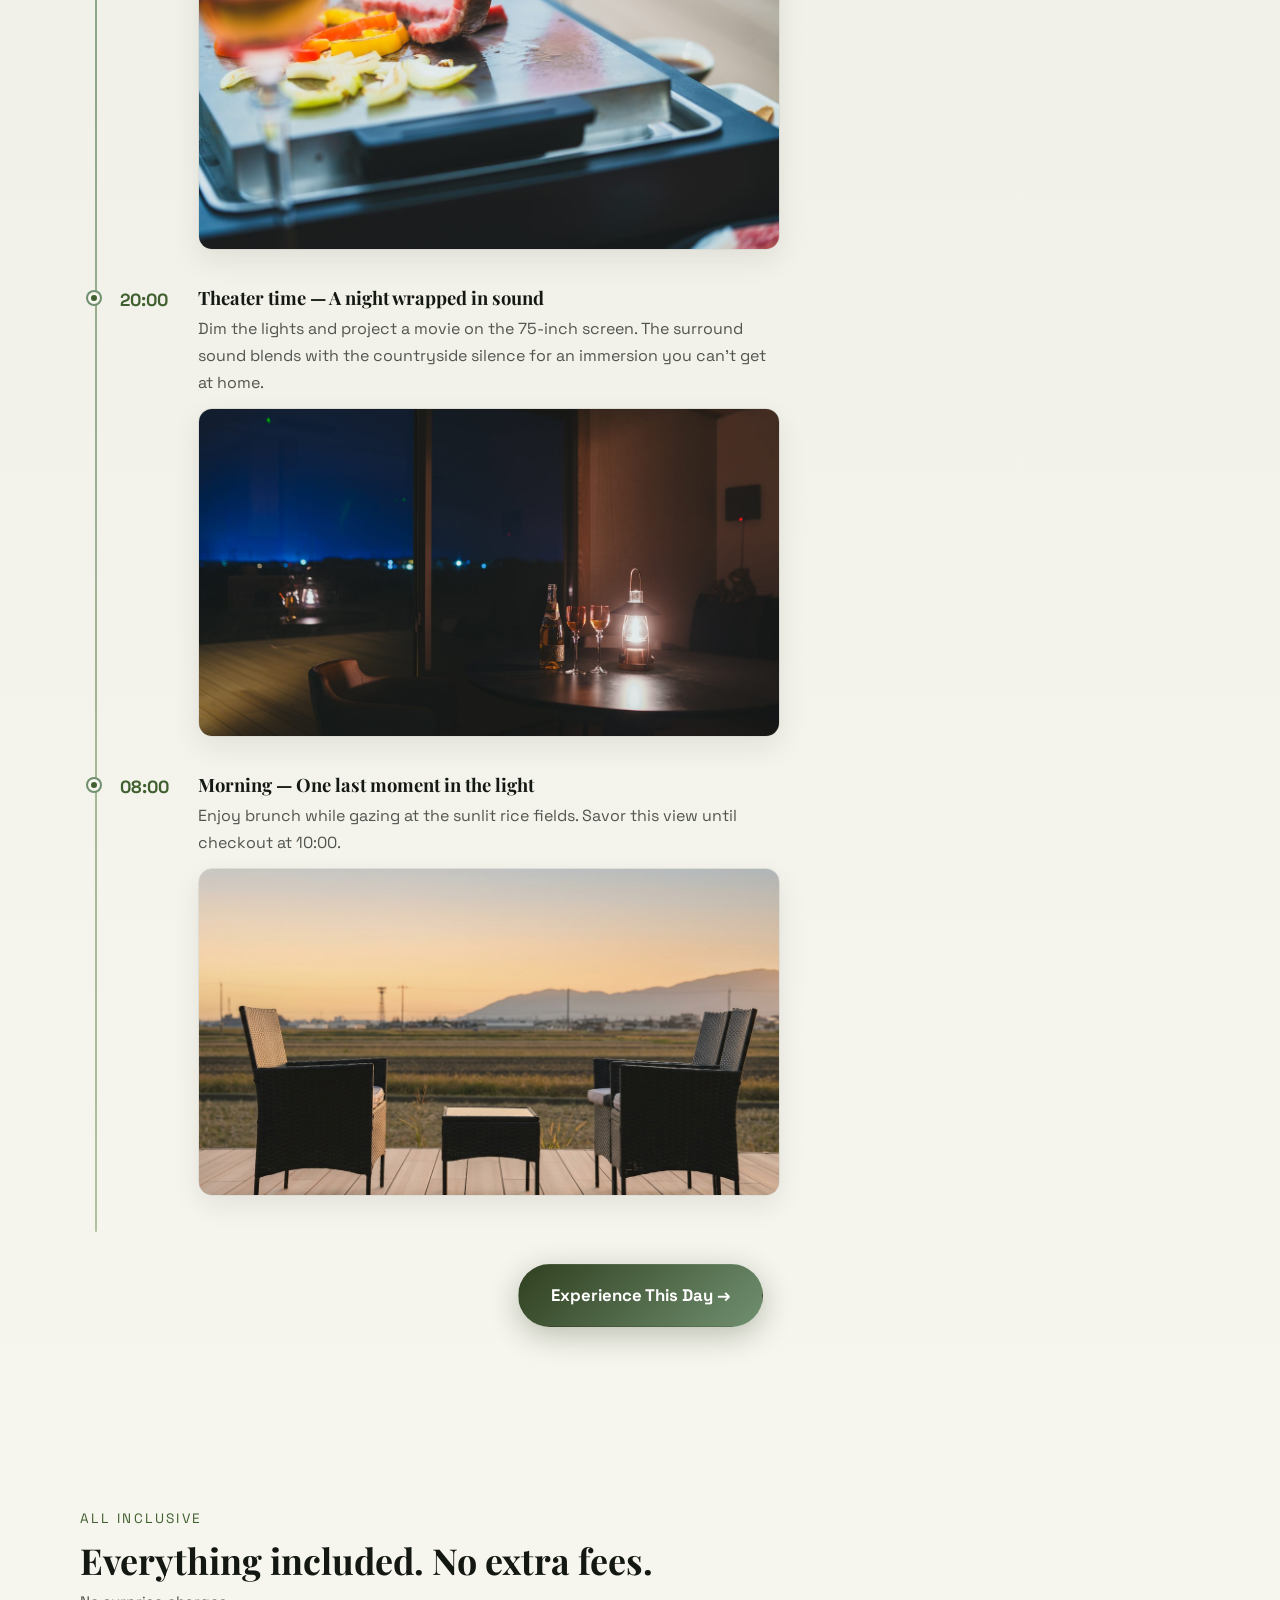
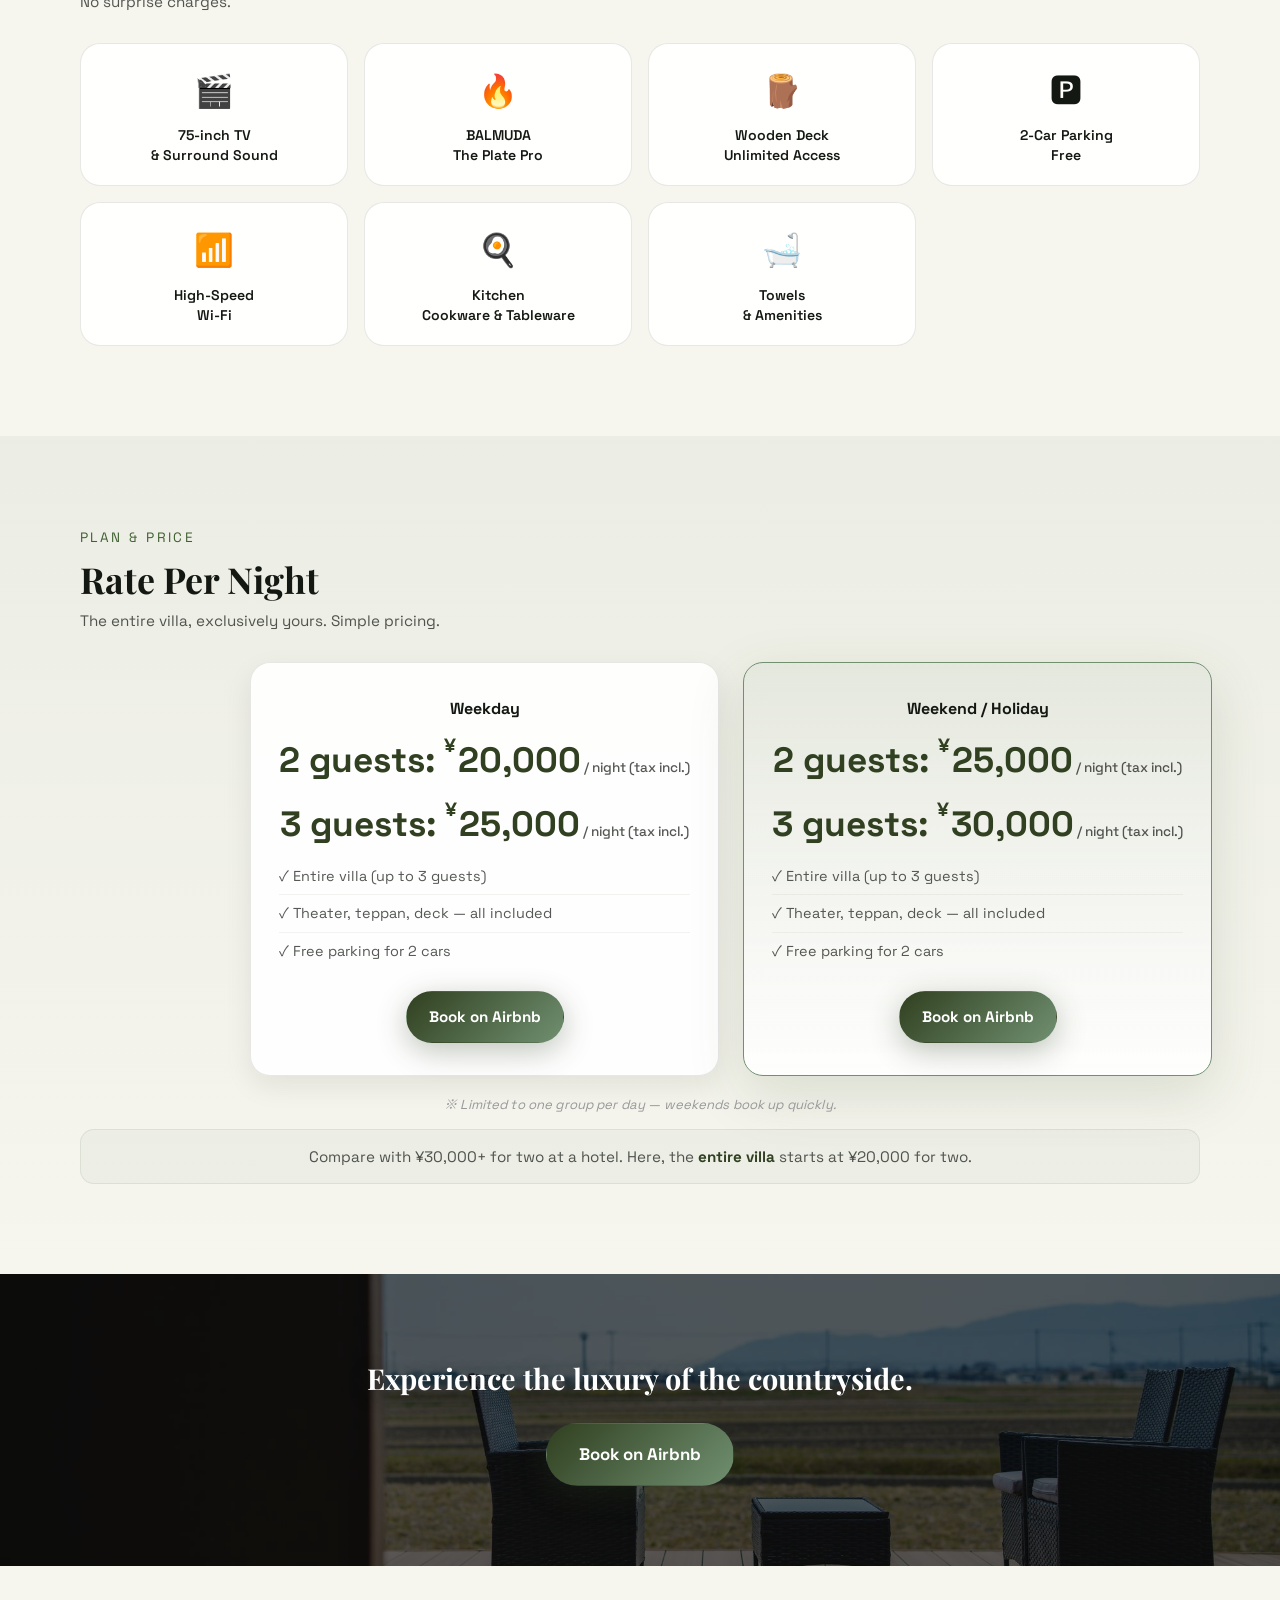
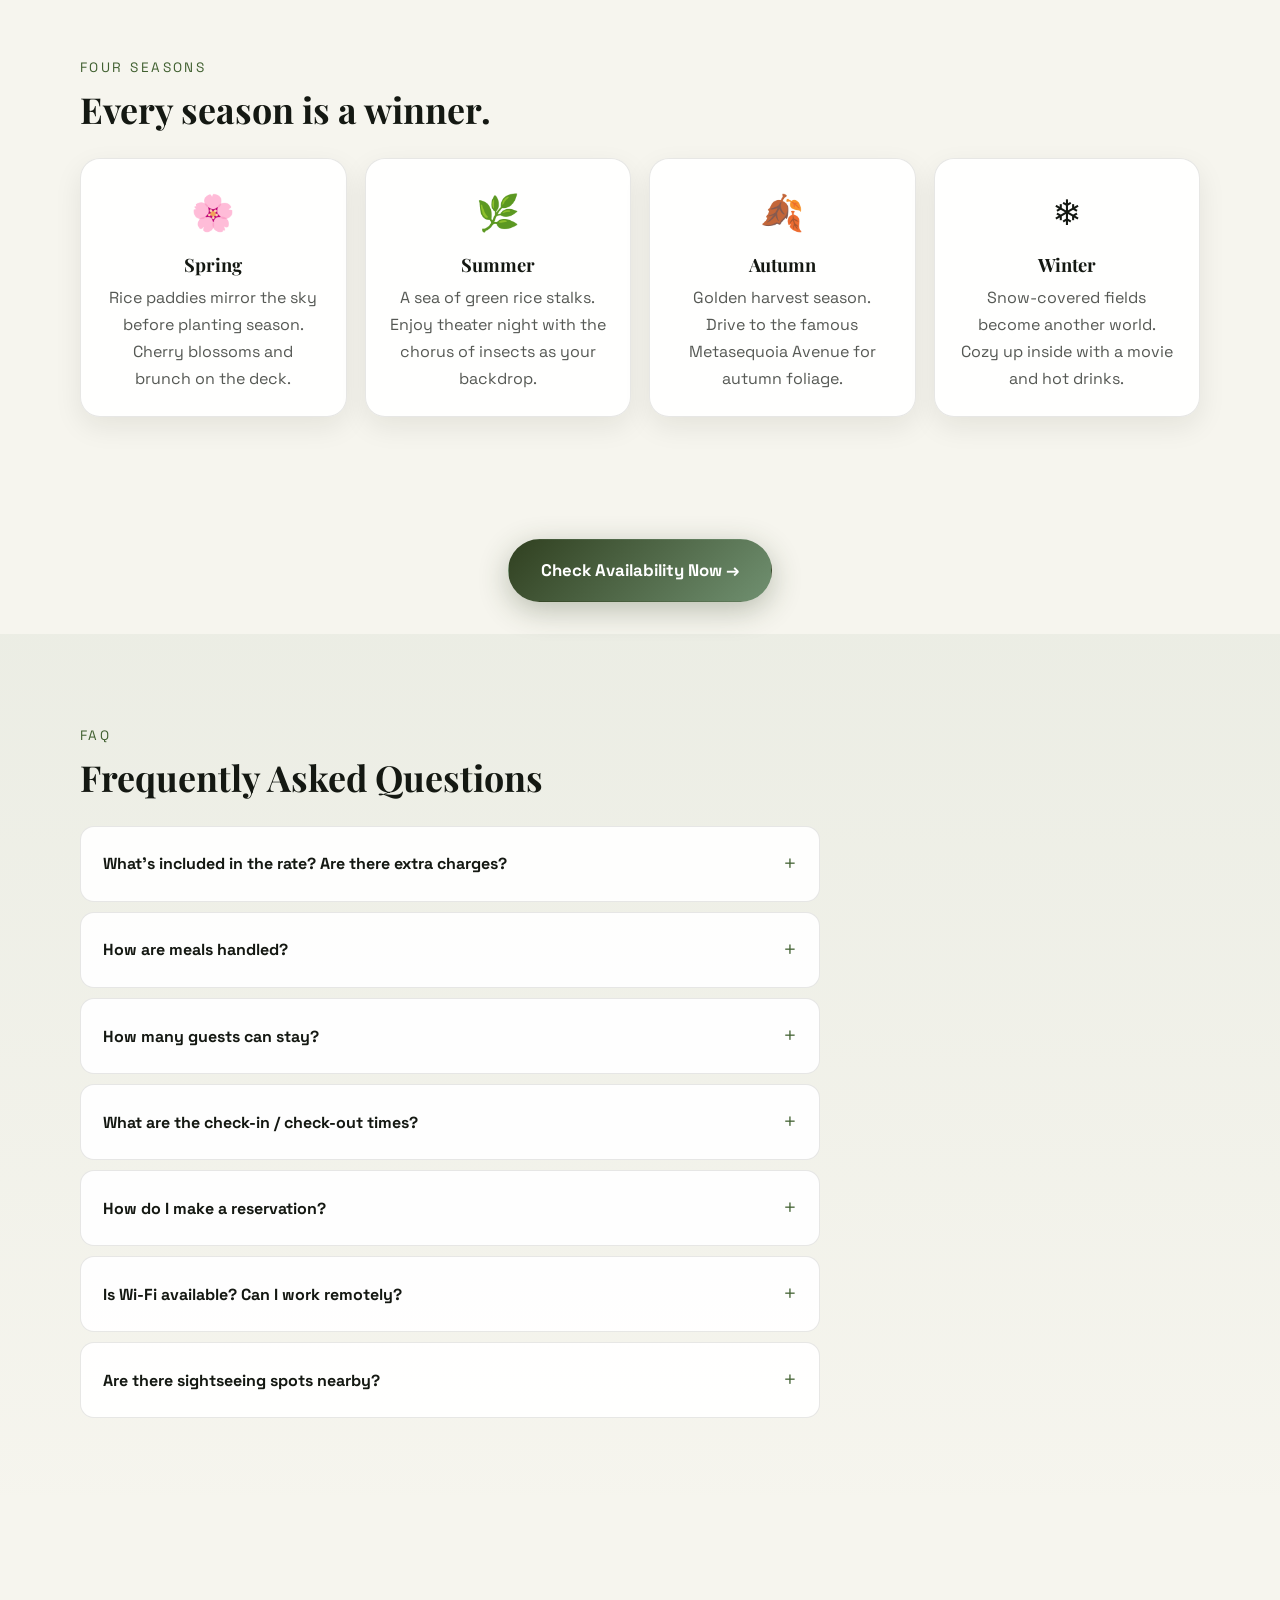
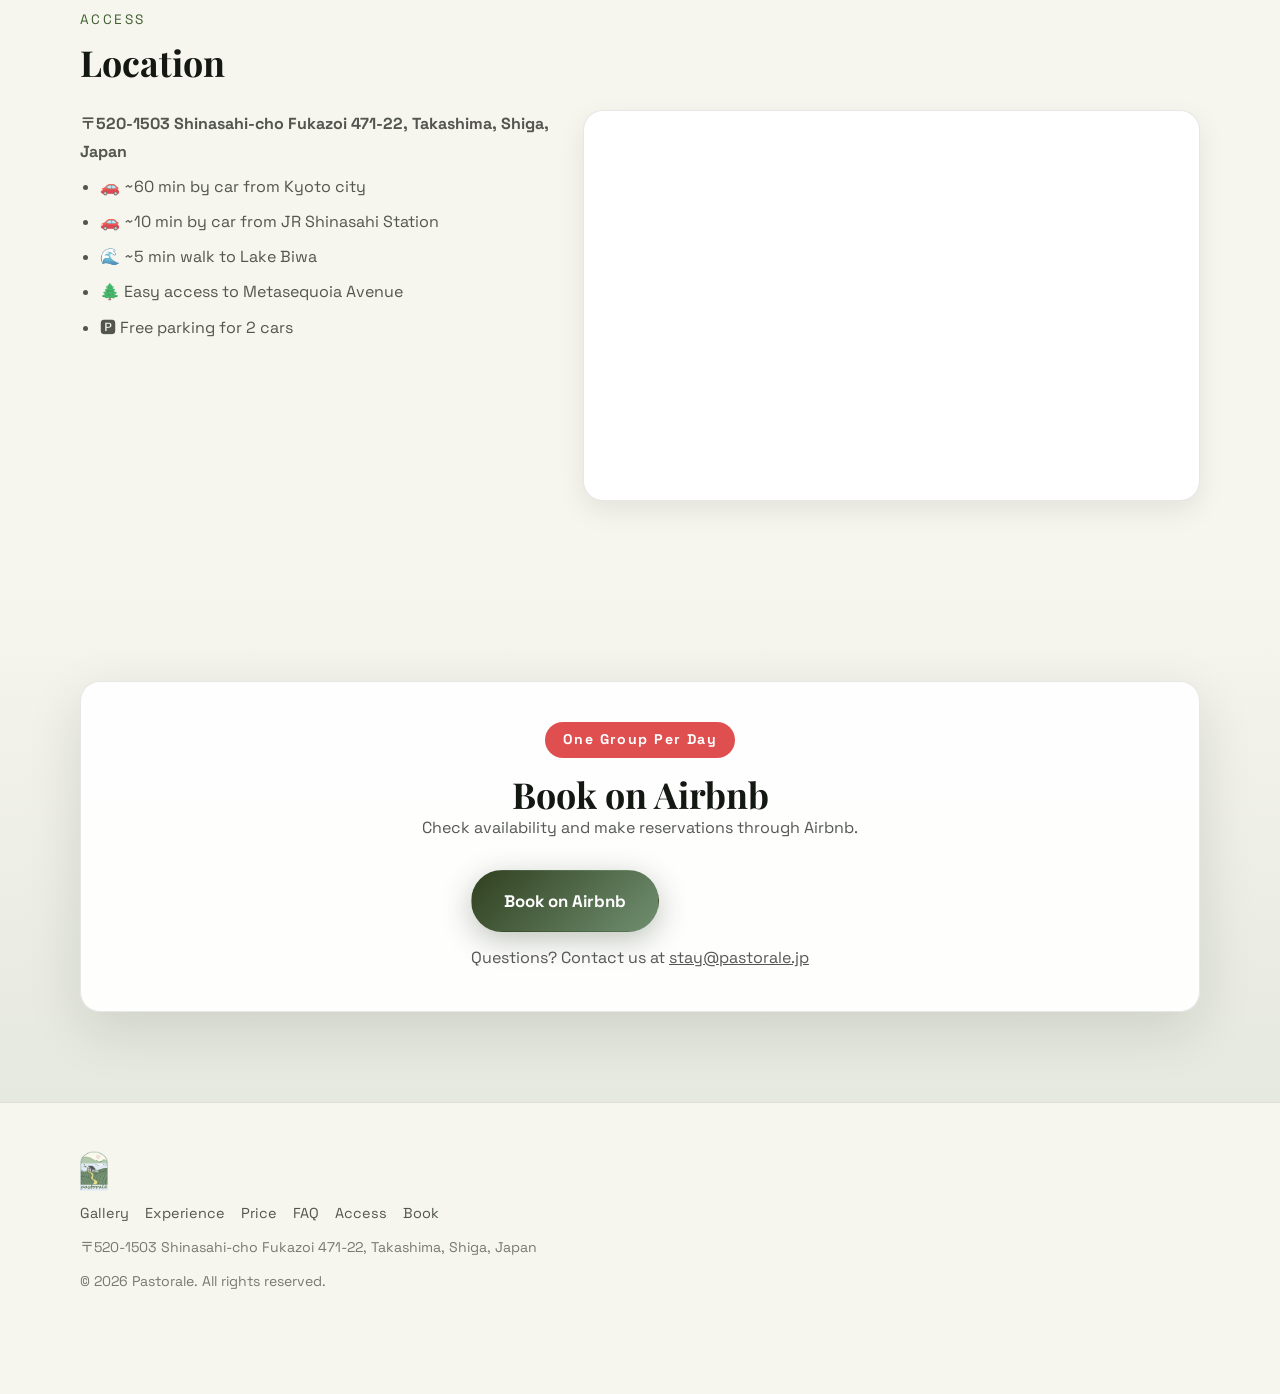
<file: en.html>
<!DOCTYPE html>
<html lang="en">
<head>
  <meta charset="UTF-8">
  <meta name="viewport" content="width=device-width, initial-scale=1.0">
  <title>Pastorale | Exclusive Private Villa in Shiga, Japan</title>
  <meta name="description" content="One group per day. A private countryside villa in Takashima, Shiga overlooking rice fields. 75-inch theater, BALMUDA teppan grill, wooden deck. A luxurious retreat for 2-3 guests.">
  <meta name="keywords" content="private villa,Shiga,Takashima,countryside,exclusive,wooden deck,theater,Lake Biwa,BALMUDA">

  <!-- OGP -->
  <meta property="og:title" content="Pastorale — A Private Countryside Villa, 90 min from Osaka">
  <meta property="og:description" content="One group per day. 75-inch theater, BALMUDA teppan grill, wooden deck. A 5-min walk to Lake Biwa.">
  <meta property="og:image" content="https://gfcd-inc.github.io/Pastorale-Website/images/hero-bg.png">
  <meta property="og:url" content="https://gfcd-inc.github.io/Pastorale-Website/en.html">
  <meta property="og:type" content="website">
  <meta property="og:locale" content="en_US">
  <meta name="twitter:card" content="summary_large_image">

  <!-- JSON-LD -->
  <script type="application/ld+json">
  {
    "@context": "https://schema.org",
    "@type": "LodgingBusiness",
    "name": "Pastorale",
    "description": "One group per day. A private countryside villa for 2-3 guests in Takashima, Shiga, Japan.",
    "url": "https://gfcd-inc.github.io/Pastorale-Website/",
    "address": {
      "@type": "PostalAddress",
      "streetAddress": "Shinasahi-cho Fukazoi 471-22",
      "addressLocality": "Takashima",
      "addressRegion": "Shiga",
      "postalCode": "520-1503",
      "addressCountry": "JP"
    },
    "amenityFeature": [
      { "@type": "LocationFeatureSpecification", "name": "75-inch TV & Surround Speakers", "value": true },
      { "@type": "LocationFeatureSpecification", "name": "Wooden Deck", "value": true },
      { "@type": "LocationFeatureSpecification", "name": "Parking for 2 cars", "value": true },
      { "@type": "LocationFeatureSpecification", "name": "BALMUDA The Plate Pro", "value": true }
    ],
    "checkinTime": "15:00",
    "checkoutTime": "10:00",
    "numberOfRooms": 1,
    "maximumAttendeeCapacity": 3
  }
  </script>

  <link rel="icon" href="images/%E3%83%AD%E3%82%B4%20(1).png" type="image/png">
  <link rel="apple-touch-icon" href="images/%E3%83%AD%E3%82%B4%20(1).png">

  <link rel="preconnect" href="https://fonts.googleapis.com">
  <link rel="preconnect" href="https://fonts.gstatic.com" crossorigin>
  <link href="https://fonts.googleapis.com/css2?family=Playfair+Display:wght@600;700&family=Space+Grotesk:wght@400;500;600;700&family=Noto+Sans+JP:wght@400;500;700&display=swap" rel="stylesheet">
  <link rel="stylesheet" href="styles.css">
</head>

<body>
  <!-- ── Nav ── -->
  <div class="nav-shell">
    <div class="wrap">
      <nav class="nav">
        <a class="brand" href="#top" aria-label="Pastorale Home">
          <img class="brand__logo" src="images/%E3%83%AD%E3%82%B4%20(1).png" alt="Pastorale Logo">
          <span class="brand__name">Pastorale</span>
        </a>
        <button class="hamburger" id="menuToggle" aria-label="Open menu" aria-expanded="false">
          <span></span><span></span><span></span>
        </button>
        <div class="nav__links" id="navLinks">
          <a href="#gallery">Gallery</a>
          <a href="#experience">Experience</a>
          <a href="#plan">Price</a>
          <a href="#faq">FAQ</a>
          <a href="#access">Access</a>
          <a class="nav__cta" href="https://www.airbnb.jp/rooms/XXXXXXX" target="_blank" rel="noopener noreferrer">Book on Airbnb</a>
          <div class="lang-switch">
            <a href="index.html">🇯🇵 日本語</a>
            <a href="en.html" class="active">🇬🇧 English</a>
            <a href="zh.html">🇨🇳 中文</a>
          </div>
        </div>
      </nav>
    </div>
  </div>

  <!-- ── Hero ── -->
  <header class="hero" id="top">
    <div class="hero__bg" aria-hidden="true"></div>
    <div class="wrap">
      <div class="hero__content reveal">
        <div class="hero__exclusive">One Group Per Day</div>
        <p class="hero__brand-text">Pastorale</p>
        <h1>90 min from Osaka<br>An entire villa in the rice fields, just for you</h1>
        <p class="hero__subcopy">One group per day. A fully private countryside retreat.</p>
        <p class="lead">Endless rice fields stretching to the horizon.<br>Enjoy elegant dining with BALMUDA while feeling the breeze on the wooden deck.<br>At night, enjoy cinema on a 75-inch screen with surround sound.<br>— A private villa for just 2-3 guests.</p>
        <div class="hero__badges">
          <span class="badge">🌾 Countryside View</span>
          <span class="badge">🎬 75-inch Theater</span>
          <span class="badge">🔥 BALMUDA Teppan</span>
        </div>
        <div class="hero__actions">
          <a class="btn btn--primary btn--lg" href="https://www.airbnb.jp/rooms/XXXXXXX" target="_blank" rel="noopener noreferrer">Book on Airbnb</a>
          <a class="btn btn--ghost" href="#gallery">View Photos ↓</a>
        </div>
      </div>
    </div>
    <div class="hero__scroll" aria-hidden="true">
      <span>Scroll</span>
      <svg width="16" height="24" viewBox="0 0 16 24" fill="none"><path d="M8 4v12m0 0l-4-4m4 4l4-4" stroke="currentColor" stroke-width="1.5" stroke-linecap="round"/></svg>
    </div>
  </header>

  <main>
    <!-- ── Trust Bar ── -->
    <section class="trust-bar">
      <div class="wrap">
        <div class="trust-bar__items">
          <div class="trust-bar__item">
            <span class="trust-bar__number">1 Group/Day</span>
            <span class="trust-bar__label">Fully Private</span>
          </div>
          <div class="trust-bar__item">
            <span class="trust-bar__number">75-inch</span>
            <span class="trust-bar__label">Big Screen Theater</span>
          </div>
          <div class="trust-bar__item">
            <span class="trust-bar__number">5.1 Surround</span>
            <span class="trust-bar__label">SONY Home Theater System</span>
          </div>
          <div class="trust-bar__item">
            <span class="trust-bar__number">Free Parking</span>
            <span class="trust-bar__label">On-site, 2 Cars</span>
          </div>
          <div class="trust-bar__item">
            <span class="trust-bar__number">Teppan Grill</span>
            <span class="trust-bar__label">BALMUDA The Plate Pro</span>
          </div>
        </div>
      </div>
    </section>

    <!-- ── CTA: After Hero ── -->
    <div class="section-cta">
      <a class="btn btn--primary btn--lg" href="https://www.airbnb.jp/rooms/XXXXXXX" target="_blank" rel="noopener noreferrer">Check Availability →</a>
    </div>

    <!-- ── Guest Reviews ── -->
    <section class="section" id="voices">
      <div class="wrap">
        <div class="section__head reveal">
          <p class="kicker">Guest Reviews</p>
          <h2>What Our Guests Say</h2>
        </div>

        <div class="voices">
          <blockquote class="voice reveal">
            <div class="voice__stars" aria-label="5 stars">★★★★★</div>
            <p class="voice__text">"The moment I stepped onto the deck, the rice field breeze was incredible — I knew right away this was the right choice. The surround sound theater at night was amazing. <strong>An experience you'll never get at a hotel.</strong>"</p>
            <footer class="voice__author">
              <span class="voice__name">T.K</span>
              <span class="voice__detail">Anniversary Trip, Couple</span>
            </footer>
          </blockquote>
          <blockquote class="voice reveal">
            <div class="voice__stars" aria-label="5 stars">★★★★★</div>
            <p class="voice__text">"The rice field view from the window was breathtaking. At night, we opened wine on the deck while <strong>the steak from the BALMUDA teppan grill was exquisite</strong>. The 75-inch theater was the perfect ending. A truly extraordinary stay."</p>
            <footer class="voice__author">
              <span class="voice__name">M.S</span>
              <span class="voice__detail">3 Friends</span>
            </footer>
          </blockquote>
          <blockquote class="voice reveal">
            <div class="voice__stars" aria-label="5 stars">★★★★★</div>
            <p class="voice__text">"Used it for remote work + relaxation. The 75-inch screen is great for presentations, and <strong>having a beer on the deck after work is the ultimate luxury</strong>. By checkout, I was already planning my next visit."</p>
            <footer class="voice__author">
              <span class="voice__name">Y.A</span>
              <span class="voice__detail">Workation, Solo</span>
            </footer>
          </blockquote>
        </div>
      </div>
    </section>

    <!-- ── Gallery ── -->
    <section class="section section--soft" id="gallery">
      <div class="wrap">
        <div class="section__head reveal">
          <p class="kicker">Gallery</p>
          <h2>This space is waiting for you</h2>
        </div>

        <div class="gallery">
          <figure class="shot shot--wide reveal">
            <img src="images/hero-bg.png" alt="Panoramic rice field view from the deck" loading="lazy" decoding="async">
            <figcaption>Panoramic view from the deck — your private living room</figcaption>
          </figure>
          <figure class="shot reveal">
            <img src="images/lake-view.jpg" alt="A 5-minute walk to the lakeside" loading="lazy" decoding="async">
            <figcaption>A 5-minute walk to the lakeside</figcaption>
          </figure>
          <figure class="shot reveal">
            <img src="images/interior-evening.png" alt="75-inch TV with surround sound at night" loading="lazy" decoding="async">
            <figcaption>75-inch + surround sound theater</figcaption>
          </figure>
          <figure class="shot reveal">
            <img src="images/bedroom.jpg" alt="Comfortable bedroom" loading="lazy" decoding="async">
            <figcaption>Spacious bedroom</figcaption>
          </figure>
          <figure class="shot shot--half reveal">
            <img src="images/balmuda-cooking.jpg" alt="BALMUDA teppan steak" loading="lazy" decoding="async">
            <figcaption>Gourmet steak on the BALMUDA teppan</figcaption>
          </figure>
          <figure class="shot shot--half reveal">
            <img src="images/wine-night.jpg" alt="Lantern-lit wine night" loading="lazy" decoding="async">
            <figcaption>Wine by lantern light</figcaption>
          </figure>
          <figure class="shot reveal">
            <img src="images/kitchen.jpg" alt="Fully equipped kitchen" loading="lazy" decoding="async">
            <figcaption>Kitchen with cookware &amp; tableware</figcaption>
          </figure>
          <figure class="shot reveal">
            <img src="images/bathroom.jpg" alt="Bathroom with countryside view" loading="lazy" decoding="async">
            <figcaption>Bathroom with countryside view</figcaption>
          </figure>
          <figure class="shot reveal">
            <img src="images/coffee-pour.jpg" alt="Hand-drip coffee" loading="lazy" decoding="async">
            <figcaption>Morning hand-drip coffee</figcaption>
          </figure>
          <figure class="shot shot--wide reveal">
            <img src="images/building-night.jpg" alt="Night exterior" loading="lazy" decoding="async">
            <figcaption>The private villa at night</figcaption>
          </figure>
        </div>
      </div>
    </section>

    <!-- ── Mid CTA ── -->
    <section class="mid-cta">
      <div class="wrap">
        <div class="mid-cta__inner reveal">
          <p class="mid-cta__text">Want this space all to yourself?</p>
          <a class="btn btn--primary btn--lg" href="https://www.airbnb.jp/rooms/XXXXXXX" target="_blank" rel="noopener noreferrer">Book on Airbnb</a>
        </div>
      </div>
    </section>

    <!-- ── 3 Experiences ── -->
    <section class="section" id="experience">
      <div class="wrap">
        <div class="section__head reveal">
          <p class="kicker">Experience</p>
          <h2>Three luxuries you won't find at a hotel.</h2>
        </div>

        <div class="cards">
          <article class="card reveal">
            <div class="card__photo">
              <img src="images/deck-chairs.png" alt="Wooden deck" loading="lazy" decoding="async">
            </div>
            <div class="card__body">
              <p class="card__kicker">01 — Deck</p>
              <h3>A wooden deck with countryside views all to yourself</h3>
              <p class="body">Nothing but sky and rice fields ahead. No neighboring rooms, no announcements. Pour a coffee, sit down, and listen to the wind and birdsong.</p>
              <p class="card__highlight">"Doing nothing on the deck" is what most guests remember as the greatest luxury.</p>
            </div>
          </article>
          <article class="card reveal">
            <div class="card__photo">
              <img src="images/interior-evening.png" alt="75-inch theater" loading="lazy" decoding="async">
            </div>
            <div class="card__body">
              <p class="card__kicker">02 — Theater</p>
              <h3>75-inch + surround sound immersion</h3>
              <p class="body">A large-screen TV with surround speakers. The silence of the countryside makes the sound immersion incomparable. Dim the lights for your private cinema.</p>
              <p class="card__highlight">Netflix & Amazon Prime ready. Bring your favorite movies.</p>
            </div>
          </article>
          <article class="card reveal">
            <div class="card__photo">
              <img src="images/balmuda-cooking.jpg" alt="BALMUDA teppan" loading="lazy" decoding="async">
            </div>
            <div class="card__body">
              <p class="card__kicker">03 — Cooking</p>
              <h3>A gourmet dinner on the BALMUDA teppan</h3>
              <p class="body">The professional-grade teppan grill turns any meat and vegetables into a feast. Pick up ingredients at a nearby supermarket and enjoy dinner on the deck. No restaurant reservation needed.</p>
              <p class="card__highlight">All cookware and tableware provided. Just bring your seasonings and ingredients.</p>
            </div>
          </article>
        </div>
      </div>
    </section>

    <!-- ── A Day at Pastorale ── -->
    <section class="section section--soft" id="timeline">
      <div class="wrap">
        <div class="section__head reveal">
          <p class="kicker">A Day at Pastorale</p>
          <h2>Imagine a day like this.</h2>
        </div>

        <div class="timeline">
          <div class="tl-item reveal">
            <div class="tl-time">15:00</div>
            <div class="tl-body">
              <h3>Check-in — The moment you switch off</h3>
              <p class="body">Open the door to a panoramic rice field view. Step onto the deck and take a deep breath. "I'm so glad I came" — it starts right here.</p>
              <figure class="tl-photo">
                <img src="images/entrance.jpg" alt="Entrance" loading="lazy" decoding="async">
              </figure>
            </div>
          </div>
          <div class="tl-item reveal">
            <div class="tl-time">16:00</div>
            <div class="tl-body">
              <h3>Coffee on the deck — The luxury of doing nothing</h3>
              <p class="body">Take your coffee out to the deck. Feel the breeze, let your mind wander. A moment of pure luxury.</p>
              <figure class="tl-photo">
                <img src="images/coffee-brewing.jpg" alt="Coffee dripping" loading="lazy" decoding="async">
              </figure>
            </div>
          </div>
          <div class="tl-item reveal">
            <div class="tl-time">18:00</div>
            <div class="tl-body">
              <h3>Teppan dinner — Your private feast</h3>
              <p class="body">Grill steak on the BALMUDA teppan, add vegetables, open the wine. Dining while watching the sunset over the rice fields rivals any restaurant.</p>
              <figure class="tl-photo">
                <img src="images/teppan-cooking.jpg" alt="Teppan cooking" loading="lazy" decoding="async">
              </figure>
            </div>
          </div>
          <div class="tl-item reveal">
            <div class="tl-time">20:00</div>
            <div class="tl-body">
              <h3>Theater time — A night wrapped in sound</h3>
              <p class="body">Dim the lights and project a movie on the 75-inch screen. The surround sound blends with the countryside silence for an immersion you can't get at home.</p>
              <figure class="tl-photo">
                <img src="images/night-atmosphere.jpg" alt="Night interior" loading="lazy" decoding="async">
              </figure>
            </div>
          </div>
          <div class="tl-item reveal">
            <div class="tl-time">08:00</div>
            <div class="tl-body">
              <h3>Morning — One last moment in the light</h3>
              <p class="body">Enjoy brunch while gazing at the sunlit rice fields. Savor this view until checkout at 10:00.</p>
              <figure class="tl-photo">
                <img src="images/deck-chairs.png" alt="Morning deck" loading="lazy" decoding="async">
              </figure>
            </div>
          </div>
        </div>

        <!-- ── CTA: After A Day at Pastorale ── -->
        <div class="section-cta">
          <a class="btn btn--primary btn--lg" href="https://www.airbnb.jp/rooms/XXXXXXX" target="_blank" rel="noopener noreferrer">Experience This Day →</a>
        </div>
      </div>
    </section>

    <!-- ── All Inclusive ── -->
    <section class="section" id="included">
      <div class="wrap">
        <div class="section__head reveal">
          <p class="kicker">All Inclusive</p>
          <h2>Everything included. No extra fees.</h2>
          <p class="sub">No surprise charges.</p>
        </div>

        <div class="included-grid reveal">
          <div class="included-item">
            <span class="included-item__icon">🎬</span>
            <p class="included-item__name">75-inch TV<br>&amp; Surround Sound</p>
          </div>
          <div class="included-item">
            <span class="included-item__icon">🔥</span>
            <p class="included-item__name">BALMUDA<br>The Plate Pro</p>
          </div>
          <div class="included-item">
            <span class="included-item__icon">🪵</span>
            <p class="included-item__name">Wooden Deck<br>Unlimited Access</p>
          </div>
          <div class="included-item">
            <span class="included-item__icon">🅿️</span>
            <p class="included-item__name">2-Car Parking<br>Free</p>
          </div>
          <div class="included-item">
            <span class="included-item__icon">📶</span>
            <p class="included-item__name">High-Speed<br>Wi-Fi</p>
          </div>
          <div class="included-item">
            <span class="included-item__icon">🍳</span>
            <p class="included-item__name">Kitchen<br>Cookware &amp; Tableware</p>
          </div>
          <div class="included-item">
            <span class="included-item__icon">🛁</span>
            <p class="included-item__name">Towels<br>&amp; Amenities</p>
          </div>
        </div>
      </div>
    </section>

    <!-- ── Pricing ── -->
    <section class="section section--soft" id="plan">
      <div class="wrap">
        <div class="section__head reveal">
          <p class="kicker">Plan &amp; Price</p>
          <h2>Rate Per Night</h2>
          <p class="sub">The entire villa, exclusively yours. Simple pricing.</p>
        </div>

        <div class="plans reveal">
          <div class="plan-card">
            <p class="plan-card__label">Weekday</p>
            <p class="plan-card__price">2 guests: <span class="plan-card__yen">¥</span>20,000<span class="plan-card__unit"> / night (tax incl.)</span></p>
            <p class="plan-card__price">3 guests: <span class="plan-card__yen">¥</span>25,000<span class="plan-card__unit"> / night (tax incl.)</span></p>
            <ul class="plan-card__features">
              <li>✓ Entire villa (up to 3 guests)</li>
              <li>✓ Theater, teppan, deck — all included</li>
              <li>✓ Free parking for 2 cars</li>
            </ul>
            <a class="btn btn--primary" href="https://www.airbnb.jp/rooms/XXXXXXX" target="_blank" rel="noopener noreferrer">Book on Airbnb</a>
          </div>
          <div class="plan-card plan-card--accent">
            <p class="plan-card__label">Weekend / Holiday</p>
            <p class="plan-card__price">2 guests: <span class="plan-card__yen">¥</span>25,000<span class="plan-card__unit"> / night (tax incl.)</span></p>
            <p class="plan-card__price">3 guests: <span class="plan-card__yen">¥</span>30,000<span class="plan-card__unit"> / night (tax incl.)</span></p>
            <ul class="plan-card__features">
              <li>✓ Entire villa (up to 3 guests)</li>
              <li>✓ Theater, teppan, deck — all included</li>
              <li>✓ Free parking for 2 cars</li>
            </ul>
            <a class="btn btn--primary" href="https://www.airbnb.jp/rooms/XXXXXXX" target="_blank" rel="noopener noreferrer">Book on Airbnb</a>
          </div>
        </div>
        <p class="plan-scarcity reveal">※ Limited to one group per day — weekends book up quickly.</p>
        <p class="plan-comparison reveal">Compare with ¥30,000+ for two at a hotel. Here, the <strong>entire villa</strong> starts at ¥20,000 for two.</p>
      </div>
    </section>

    <!-- ── Mid CTA with photo ── -->
    <section class="mid-cta mid-cta--photo">
      <div class="mid-cta__bg" style="background-image:url('images/deck-panorama.jpg')" aria-hidden="true"></div>
      <div class="wrap">
        <div class="mid-cta__inner reveal">
          <p class="mid-cta__text">Experience the luxury of the countryside.</p>
          <a class="btn btn--primary btn--lg" href="https://www.airbnb.jp/rooms/XXXXXXX" target="_blank" rel="noopener noreferrer">Book on Airbnb</a>
        </div>
      </div>
    </section>

    <!-- ── Seasons ── -->
    <section class="section" id="seasons">
      <div class="wrap">
        <div class="section__head reveal">
          <p class="kicker">Four Seasons</p>
          <h2>Every season is a winner.</h2>
        </div>

        <div class="seasons reveal">
          <div class="season">
            <div class="season__emoji">🌸</div>
            <h3>Spring</h3>
            <p class="body">Rice paddies mirror the sky before planting season. Cherry blossoms and brunch on the deck.</p>
          </div>
          <div class="season">
            <div class="season__emoji">🌿</div>
            <h3>Summer</h3>
            <p class="body">A sea of green rice stalks. Enjoy theater night with the chorus of insects as your backdrop.</p>
          </div>
          <div class="season">
            <div class="season__emoji">🍂</div>
            <h3>Autumn</h3>
            <p class="body">Golden harvest season. Drive to the famous Metasequoia Avenue for autumn foliage.</p>
          </div>
          <div class="season">
            <div class="season__emoji">❄️</div>
            <h3>Winter</h3>
            <p class="body">Snow-covered fields become another world. Cozy up inside with a movie and hot drinks.</p>
          </div>
        </div>
      </div>
    </section>

    <!-- ── CTA: After Four Seasons ── -->
    <div class="section-cta" style="padding-bottom:32px;">
      <a class="btn btn--primary btn--lg" href="https://www.airbnb.jp/rooms/XXXXXXX" target="_blank" rel="noopener noreferrer">Check Availability Now →</a>
    </div>

    <!-- ── FAQ ── -->
    <section class="section section--soft" id="faq">
      <div class="wrap">
        <div class="section__head reveal">
          <p class="kicker">FAQ</p>
          <h2>Frequently Asked Questions</h2>
        </div>

        <div class="faq-list">
          <details class="faq reveal">
            <summary class="faq__q">What's included in the rate? Are there extra charges?</summary>
            <p class="faq__a">Theater, BALMUDA teppan, wooden deck, parking, Wi-Fi, and amenities are all included. No extra fees whatsoever. Just bring your own food and drinks.</p>
          </details>
          <details class="faq reveal">
            <summary class="faq__q">How are meals handled?</summary>
            <p class="faq__a">Bring your own ingredients, or shop at supermarkets within a 10-minute drive. The BALMUDA The Plate Pro lets you cook restaurant-quality teppan dishes. All cookware and tableware are provided.</p>
          </details>
          <details class="faq reveal">
            <summary class="faq__q">How many guests can stay?</summary>
            <p class="faq__a">Up to 3 guests. We provide 2 beds + 1 extra bed. Perfect for couples, friends, or parent-child stays.</p>
          </details>
          <details class="faq reveal">
            <summary class="faq__q">What are the check-in / check-out times?</summary>
            <p class="faq__a">Check-in: 15:00 / Check-out: 10:00.</p>
          </details>
          <details class="faq reveal">
            <summary class="faq__q">How do I make a reservation?</summary>
            <p class="faq__a">Please book through Airbnb. Click the "Book on Airbnb" button on this page to visit our listing.</p>
          </details>
          <details class="faq reveal">
            <summary class="faq__q">Is Wi-Fi available? Can I work remotely?</summary>
            <p class="faq__a">High-speed Wi-Fi is available. If you bring your own LAN cable, wired connection is also possible. Popular with remote workers and workcation guests.</p>
          </details>
          <details class="faq reveal">
            <summary class="faq__q">Are there sightseeing spots nearby?</summary>
            <p class="faq__a">Lake Biwa is about a 5-minute walk, and the famous Metasequoia Avenue is easily accessible. However, at Pastorale, we recommend enjoying the time spent here itself.</p>
          </details>
        </div>
      </div>
    </section>

    <!-- ── Access ── -->
    <section class="section" id="access">
      <div class="wrap">
        <div class="section__head reveal">
          <p class="kicker">Access</p>
          <h2>Location</h2>
        </div>

        <div class="two-col two-col--map reveal">
          <div>
            <p class="body"><strong>〒520-1503 Shinasahi-cho Fukazoi 471-22, Takashima, Shiga, Japan</strong></p>
            <ul class="bullets">
              <li>🚗 ~60 min by car from Kyoto city</li>
              <li>🚗 ~10 min by car from JR Shinasahi Station</li>
              <li>🌊 ~5 min walk to Lake Biwa</li>
              <li>🌲 Easy access to Metasequoia Avenue</li>
              <li>🅿️ Free parking for 2 cars</li>
            </ul>
          </div>
          <div class="map">
            <iframe
              title="Pastorale Map"
              src="https://www.google.com/maps?q=%E3%80%92520-1503+%E6%BB%8B%E8%B3%80%E7%9C%8C%E9%AB%98%E5%B3%B6%E5%B8%82%E6%96%B0%E6%97%AD%E7%94%BA%E6%B7%B1%E6%BA%9D471-22&output=embed"
              width="100%"
              height="300"
              style="border:0; border-radius: 8px;"
              allowfullscreen=""
              loading="lazy"
              referrerpolicy="no-referrer-when-downgrade">
            </iframe>
          </div>
        </div>
      </div>
    </section>

    <!-- ── Booking CTA ── -->
    <section class="section section--cta" id="booking">
      <div class="wrap">
        <div class="booking-box reveal">
          <div class="booking-box__head">
            <div class="booking-box__exclusive">One Group Per Day</div>
            <h2>Book on Airbnb</h2>
            <p class="body">Check availability and make reservations through Airbnb.</p>
          </div>

          <div class="contact">
            <div class="contact__center">
              <a class="btn btn--primary btn--lg" href="https://www.airbnb.jp/rooms/XXXXXXX" target="_blank" rel="noopener noreferrer">Book on Airbnb</a>
              <p class="body" style="margin-top:12px;">Questions? Contact us at <a href="mailto:stay@pastorale.jp">stay@pastorale.jp</a></p>
            </div>
          </div>
        </div>
      </div>
    </section>
  </main>

  <!-- ── Footer ── -->
  <footer class="footer">
    <div class="wrap footer__inner">
      <div class="footer__brand">
        <img class="footer__logo" src="images/%E3%83%AD%E3%82%B4%20(1).png" alt="Pastorale Logo">
      </div>
      <div class="footer__links">
        <a href="#gallery">Gallery</a>
        <a href="#experience">Experience</a>
        <a href="#plan">Price</a>
        <a href="#faq">FAQ</a>
        <a href="#access">Access</a>
        <a href="#booking">Book</a>
      </div>
      <div class="footer__meta">〒520-1503 Shinasahi-cho Fukazoi 471-22, Takashima, Shiga, Japan</div>
      <div class="footer__meta">© 2026 Pastorale. All rights reserved.</div>
    </div>
  </footer>

  <!-- Mobile CTA -->
  <div class="mobile-cta" id="mobileCta">
    <a href="https://www.airbnb.jp/rooms/XXXXXXX" target="_blank" rel="noopener noreferrer">Book on Airbnb</a>
  </div>

  <script>
    const toggle = document.getElementById('menuToggle');
    const links = document.getElementById('navLinks');
    toggle.addEventListener('click', () => {
      const open = toggle.getAttribute('aria-expanded') === 'true';
      toggle.setAttribute('aria-expanded', String(!open));
      links.classList.toggle('open');
    });
    links.querySelectorAll('a').forEach(a => {
      a.addEventListener('click', () => {
        toggle.setAttribute('aria-expanded', 'false');
        links.classList.remove('open');
      });
    });

    const obs = new IntersectionObserver((entries) => {
      entries.forEach(e => { if (e.isIntersecting) { e.target.classList.add('visible'); obs.unobserve(e.target); } });
    }, { threshold: 0.12 });
    document.querySelectorAll('.reveal').forEach(el => obs.observe(el));

    const navShell = document.querySelector('.nav-shell');
    const mobileCta = document.getElementById('mobileCta');
    window.addEventListener('scroll', () => {
      navShell.classList.toggle('scrolled', window.scrollY > 60);
      if (mobileCta) mobileCta.classList.toggle('visible', window.scrollY > 300);
    });
  </script>
</body>
</html>
</file>
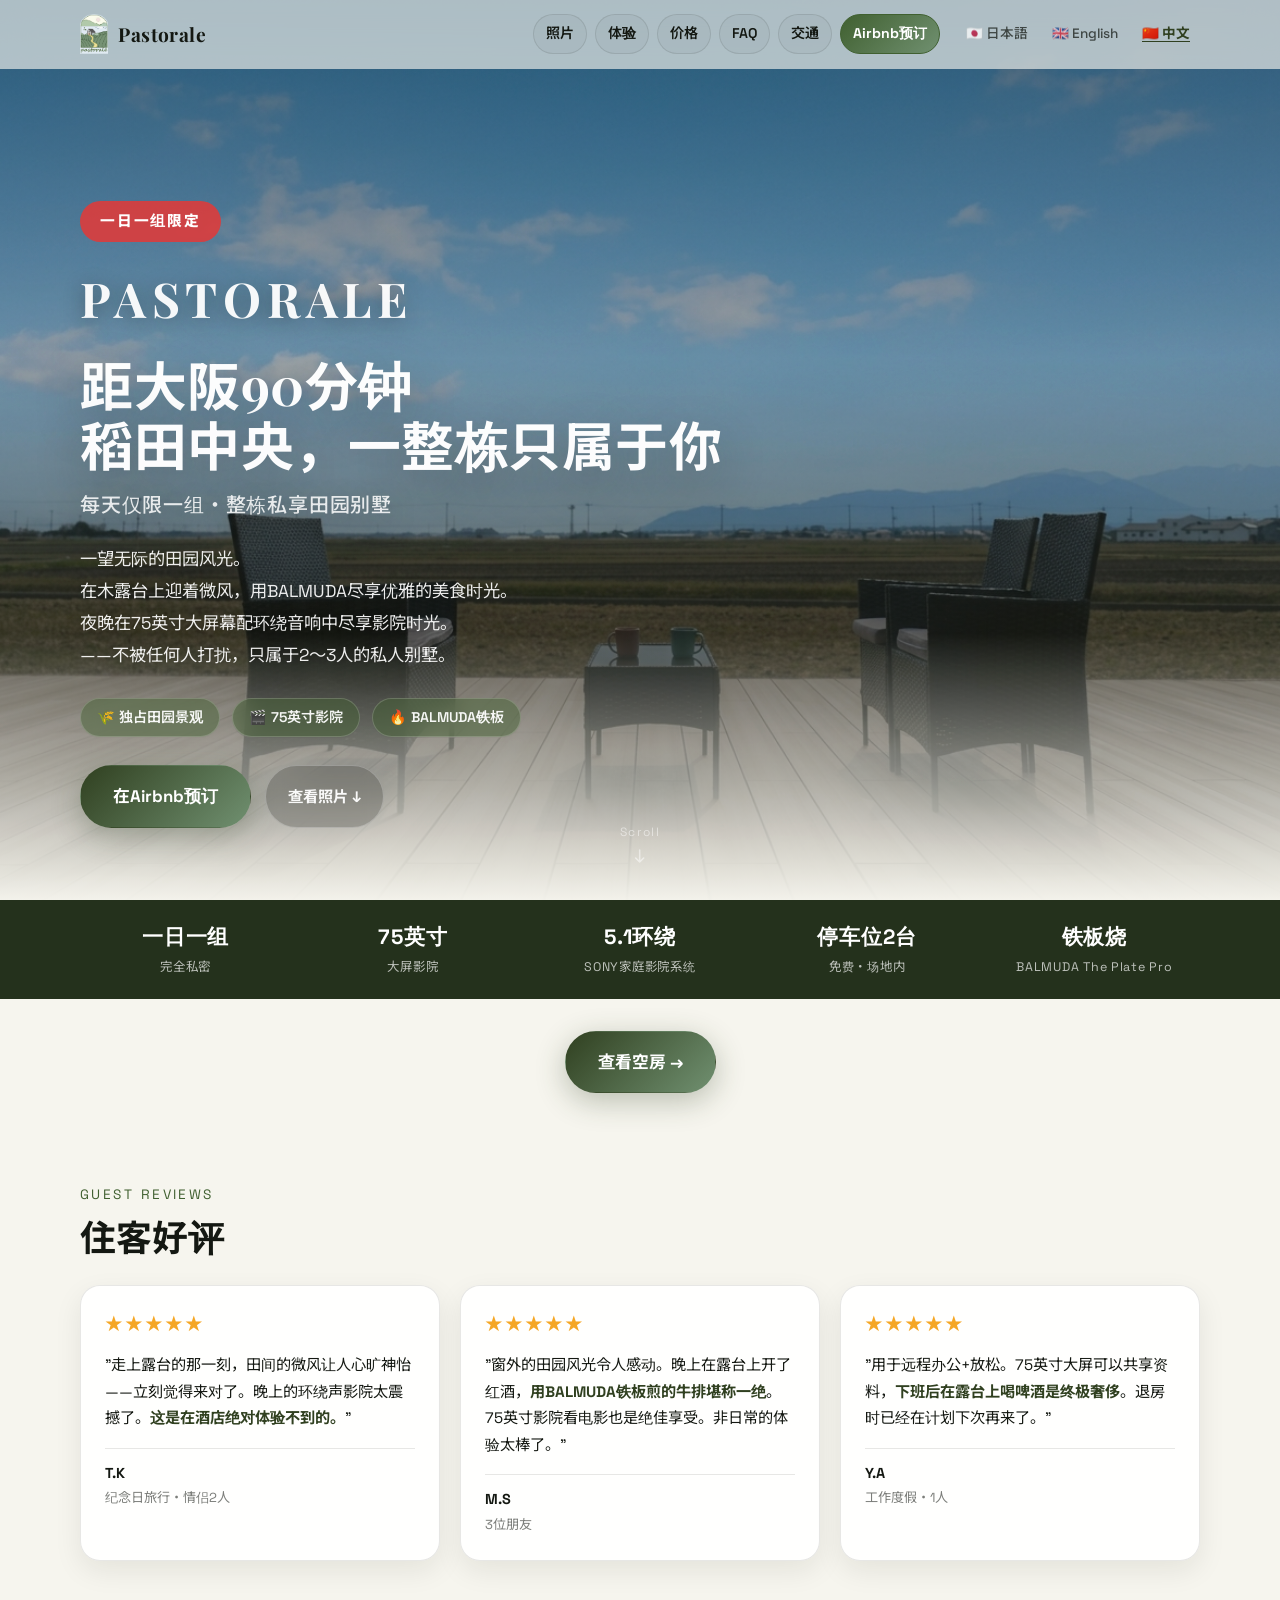
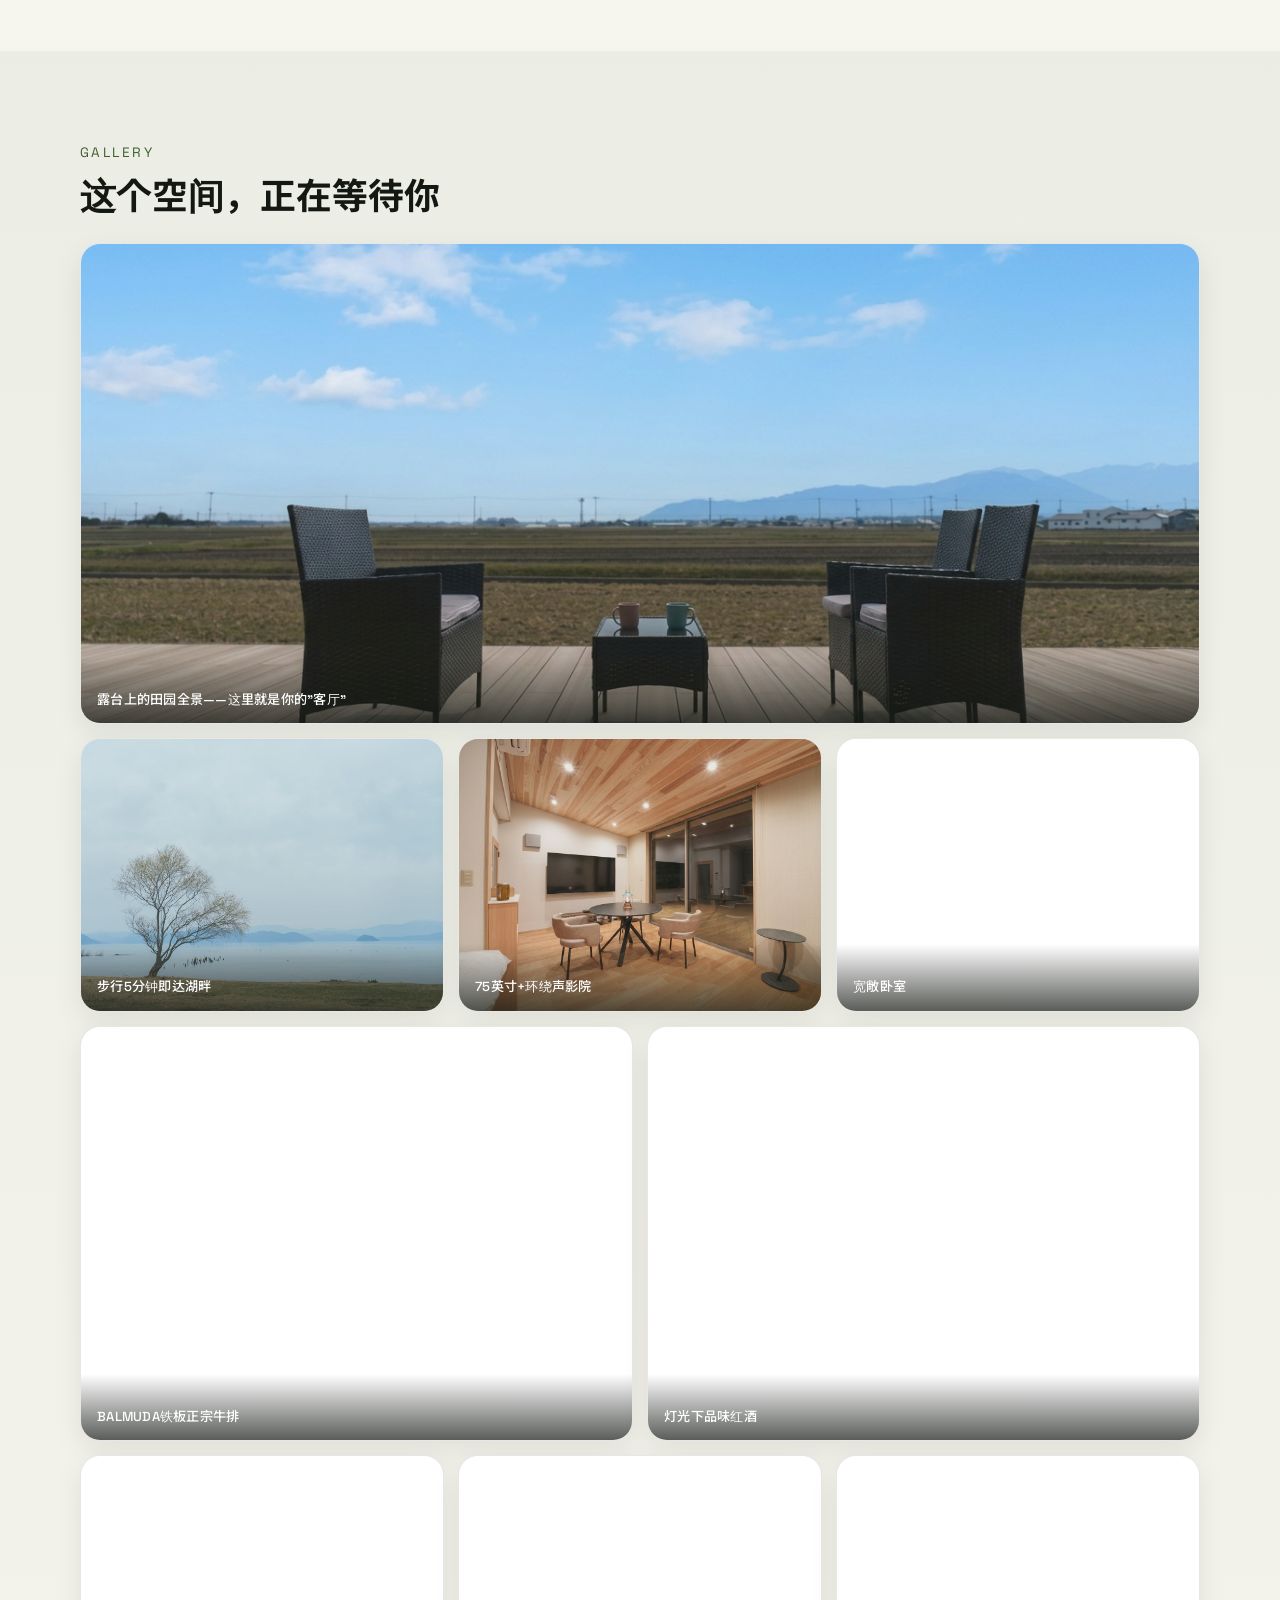
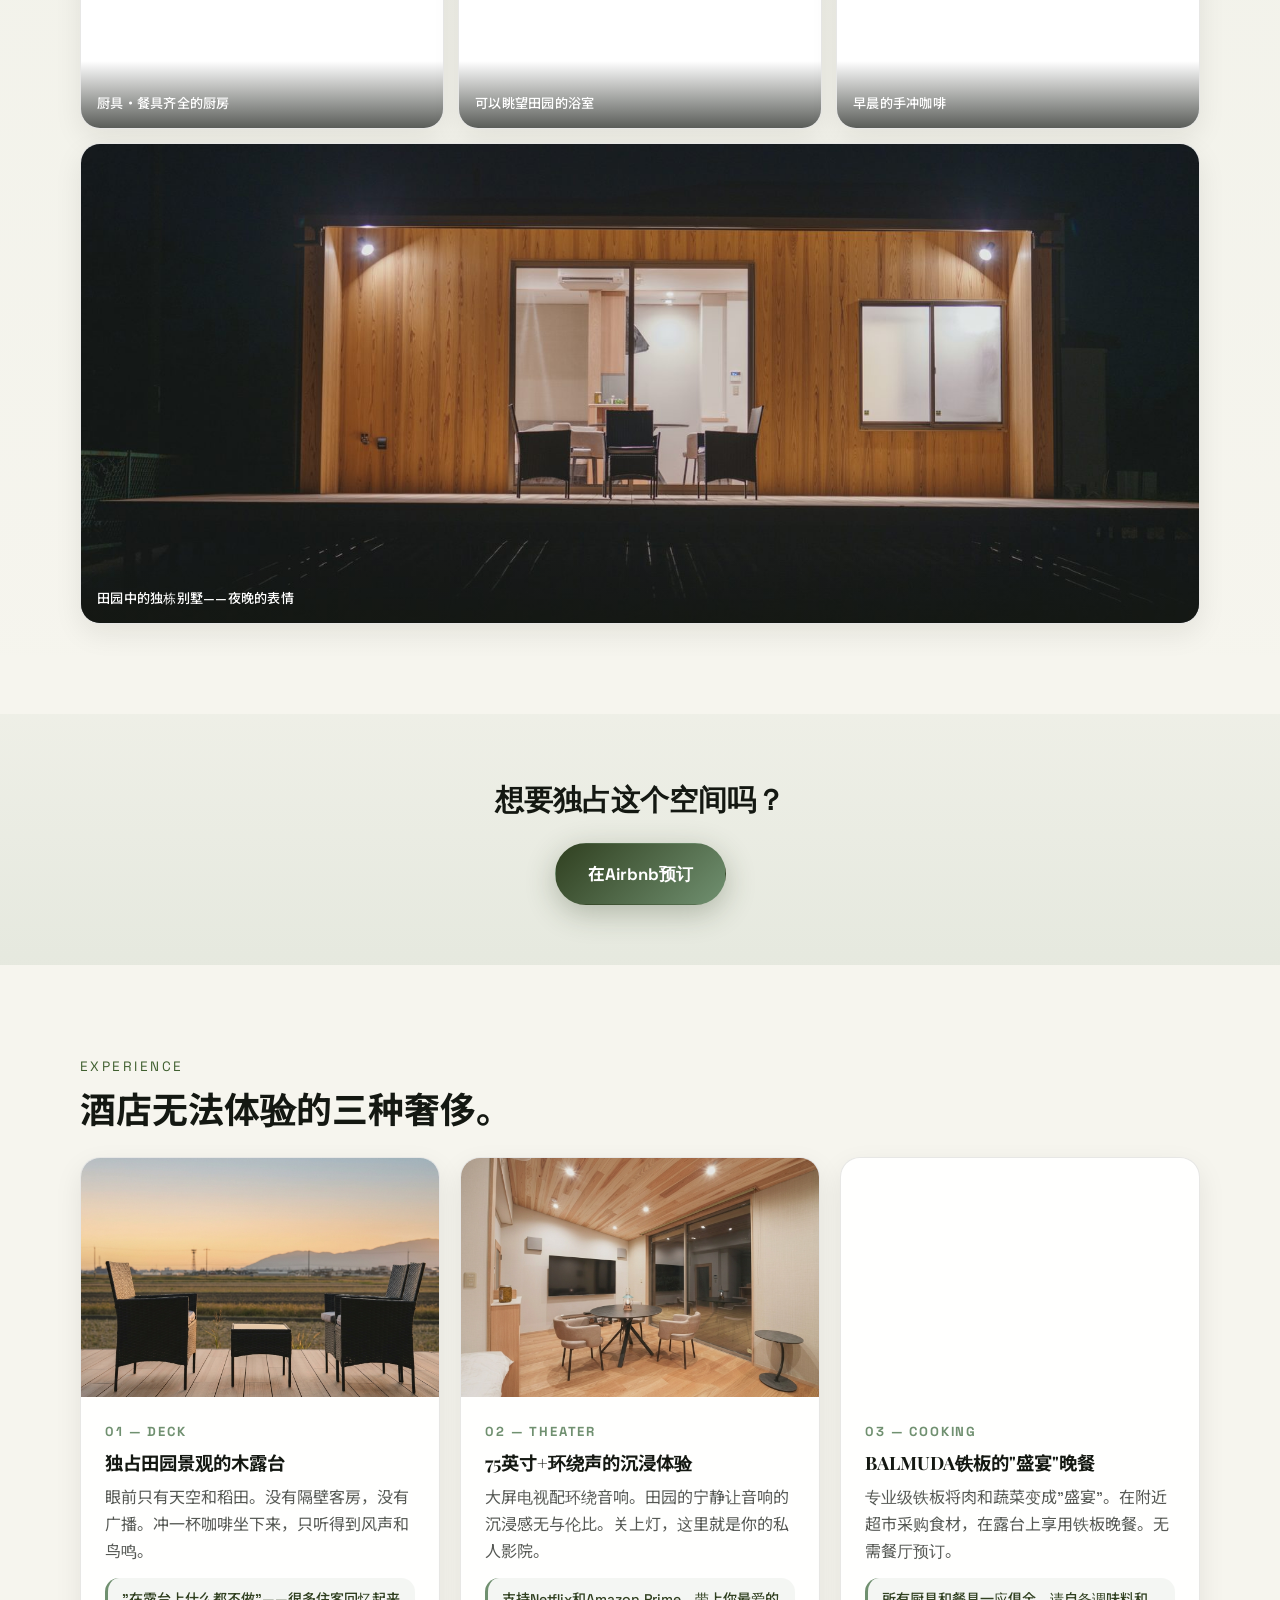
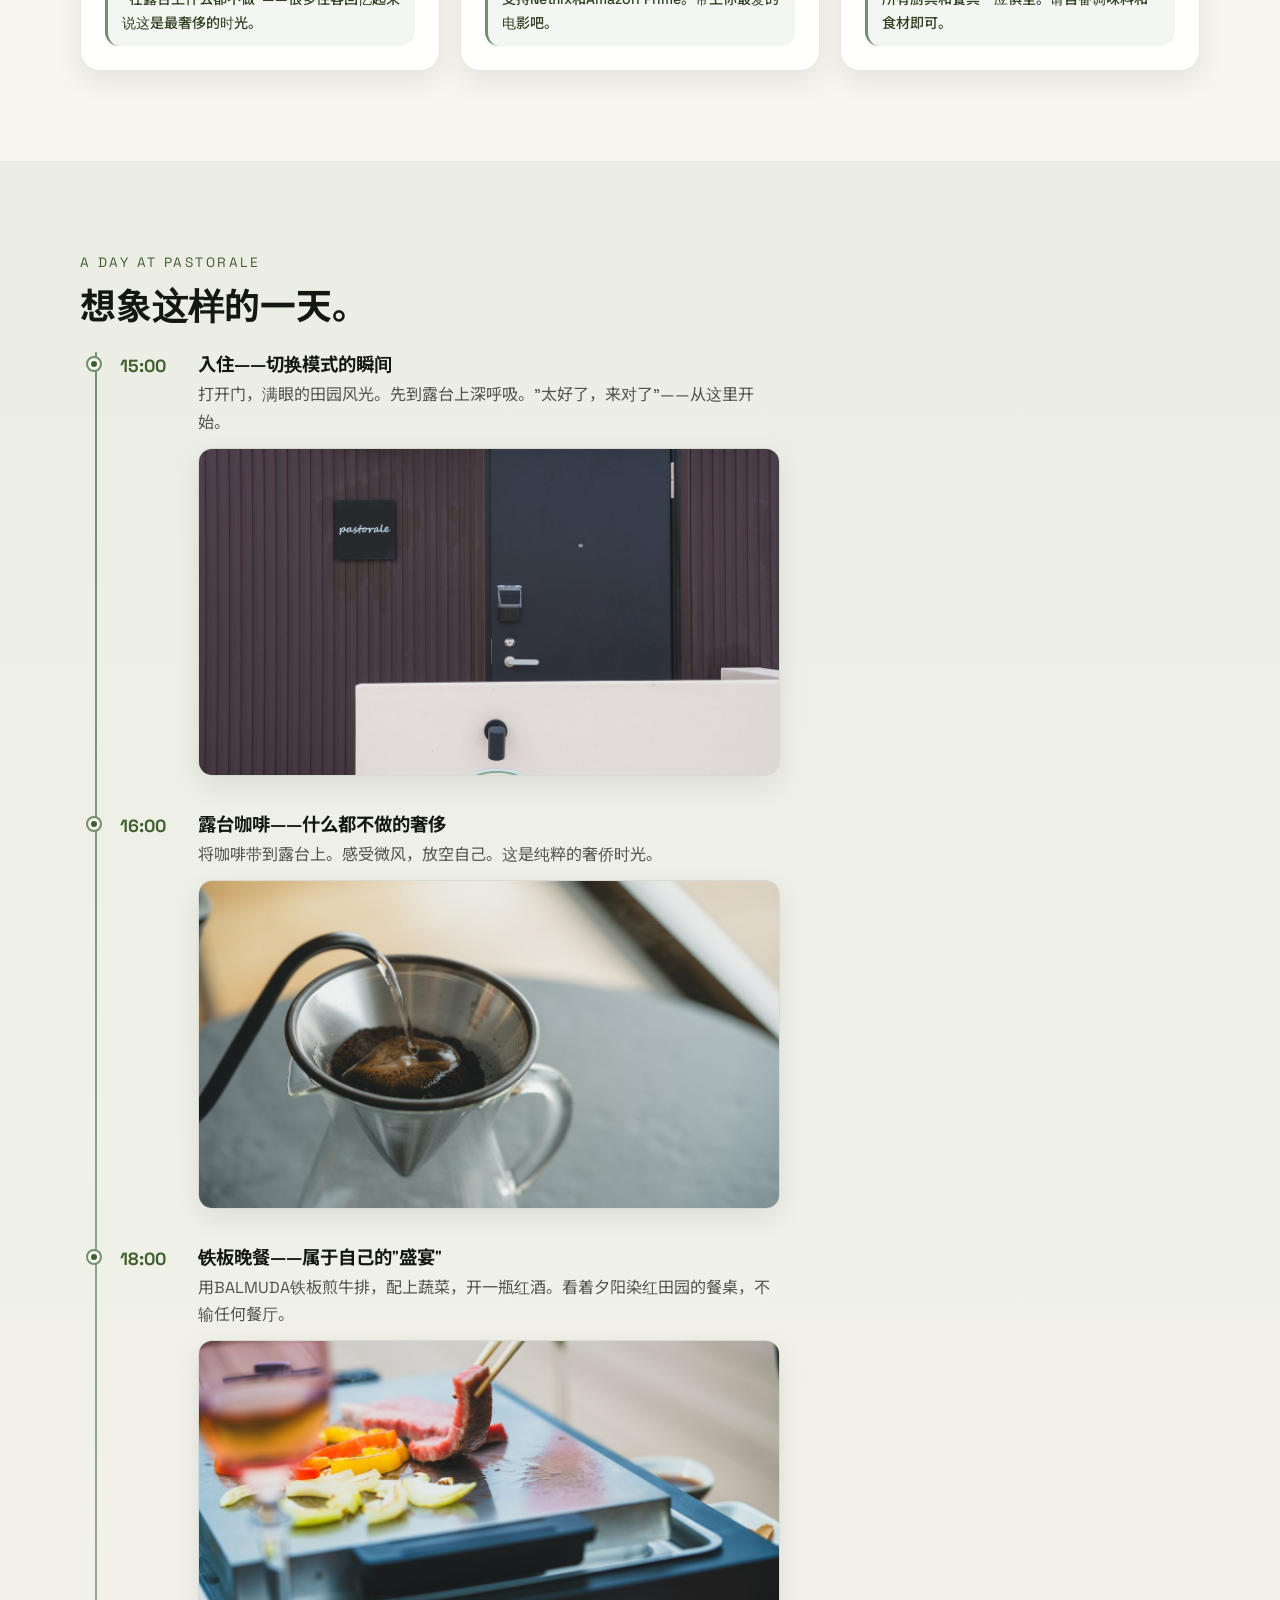
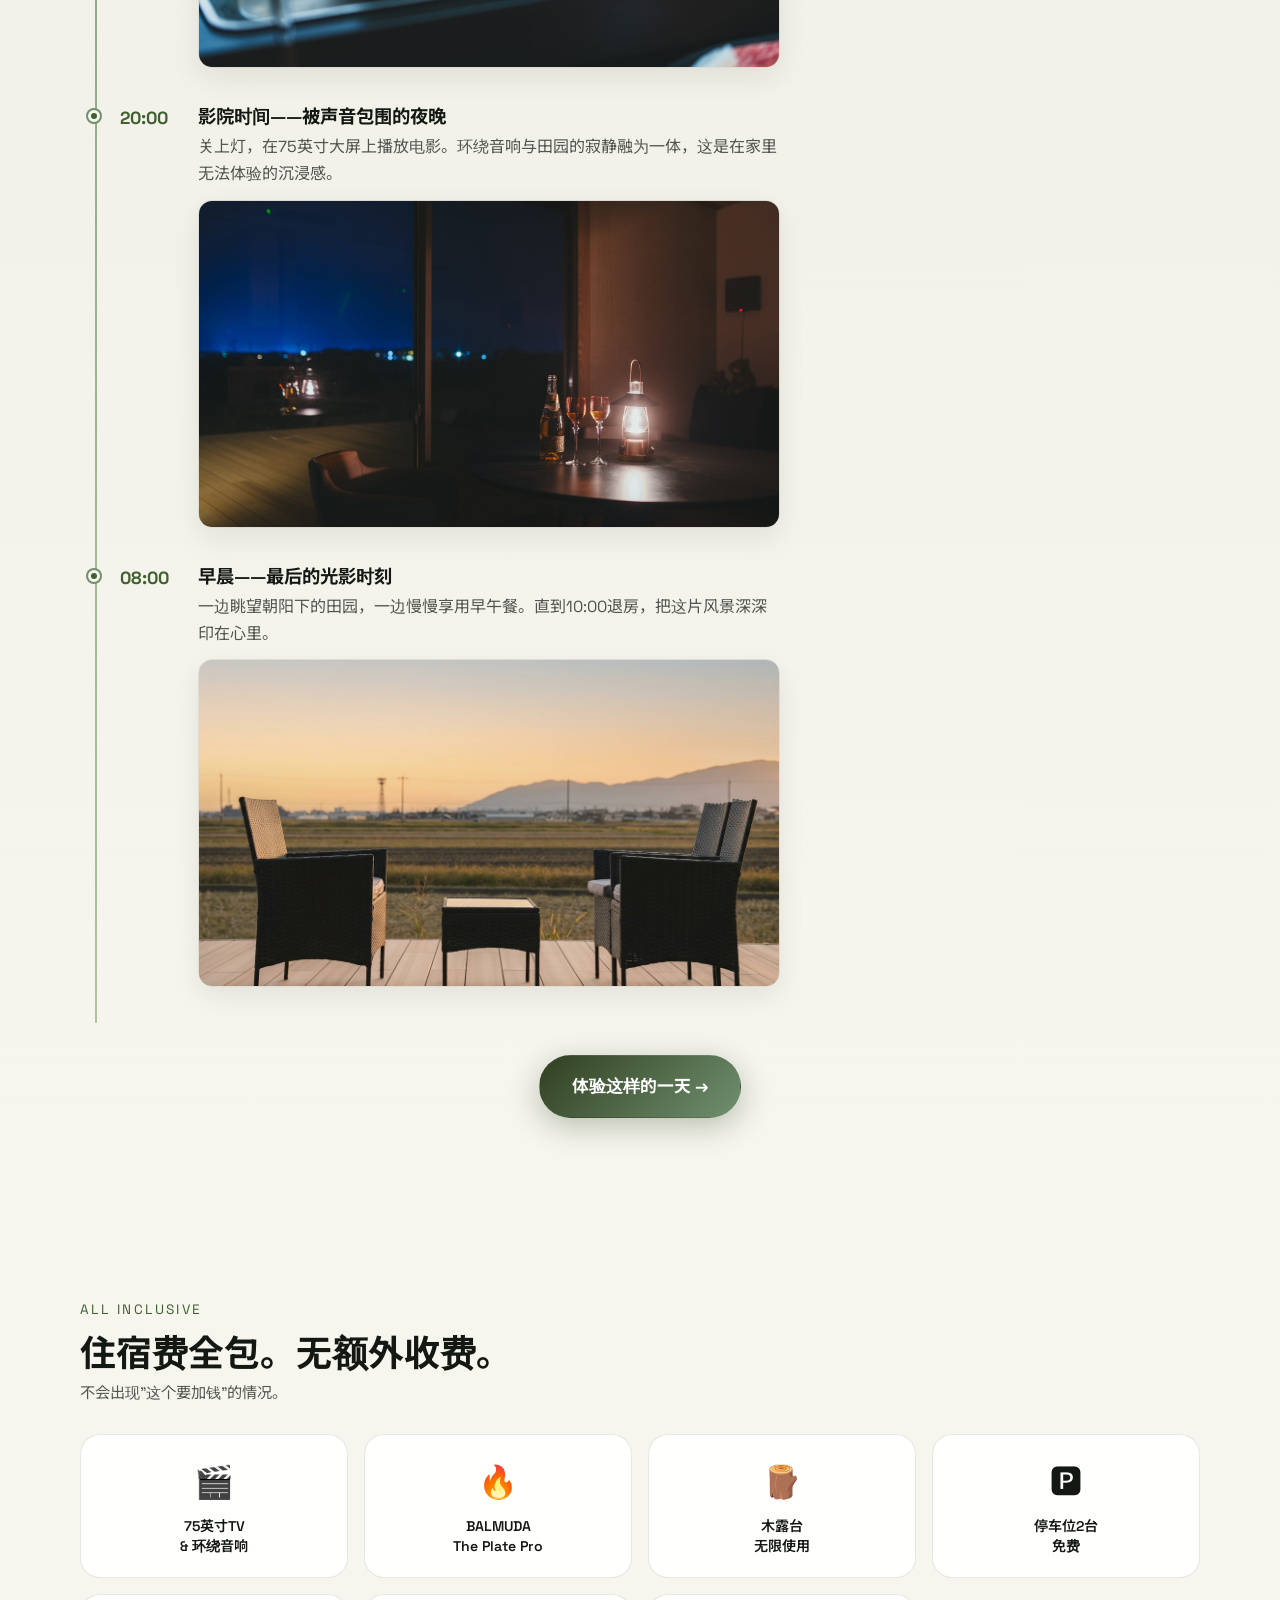
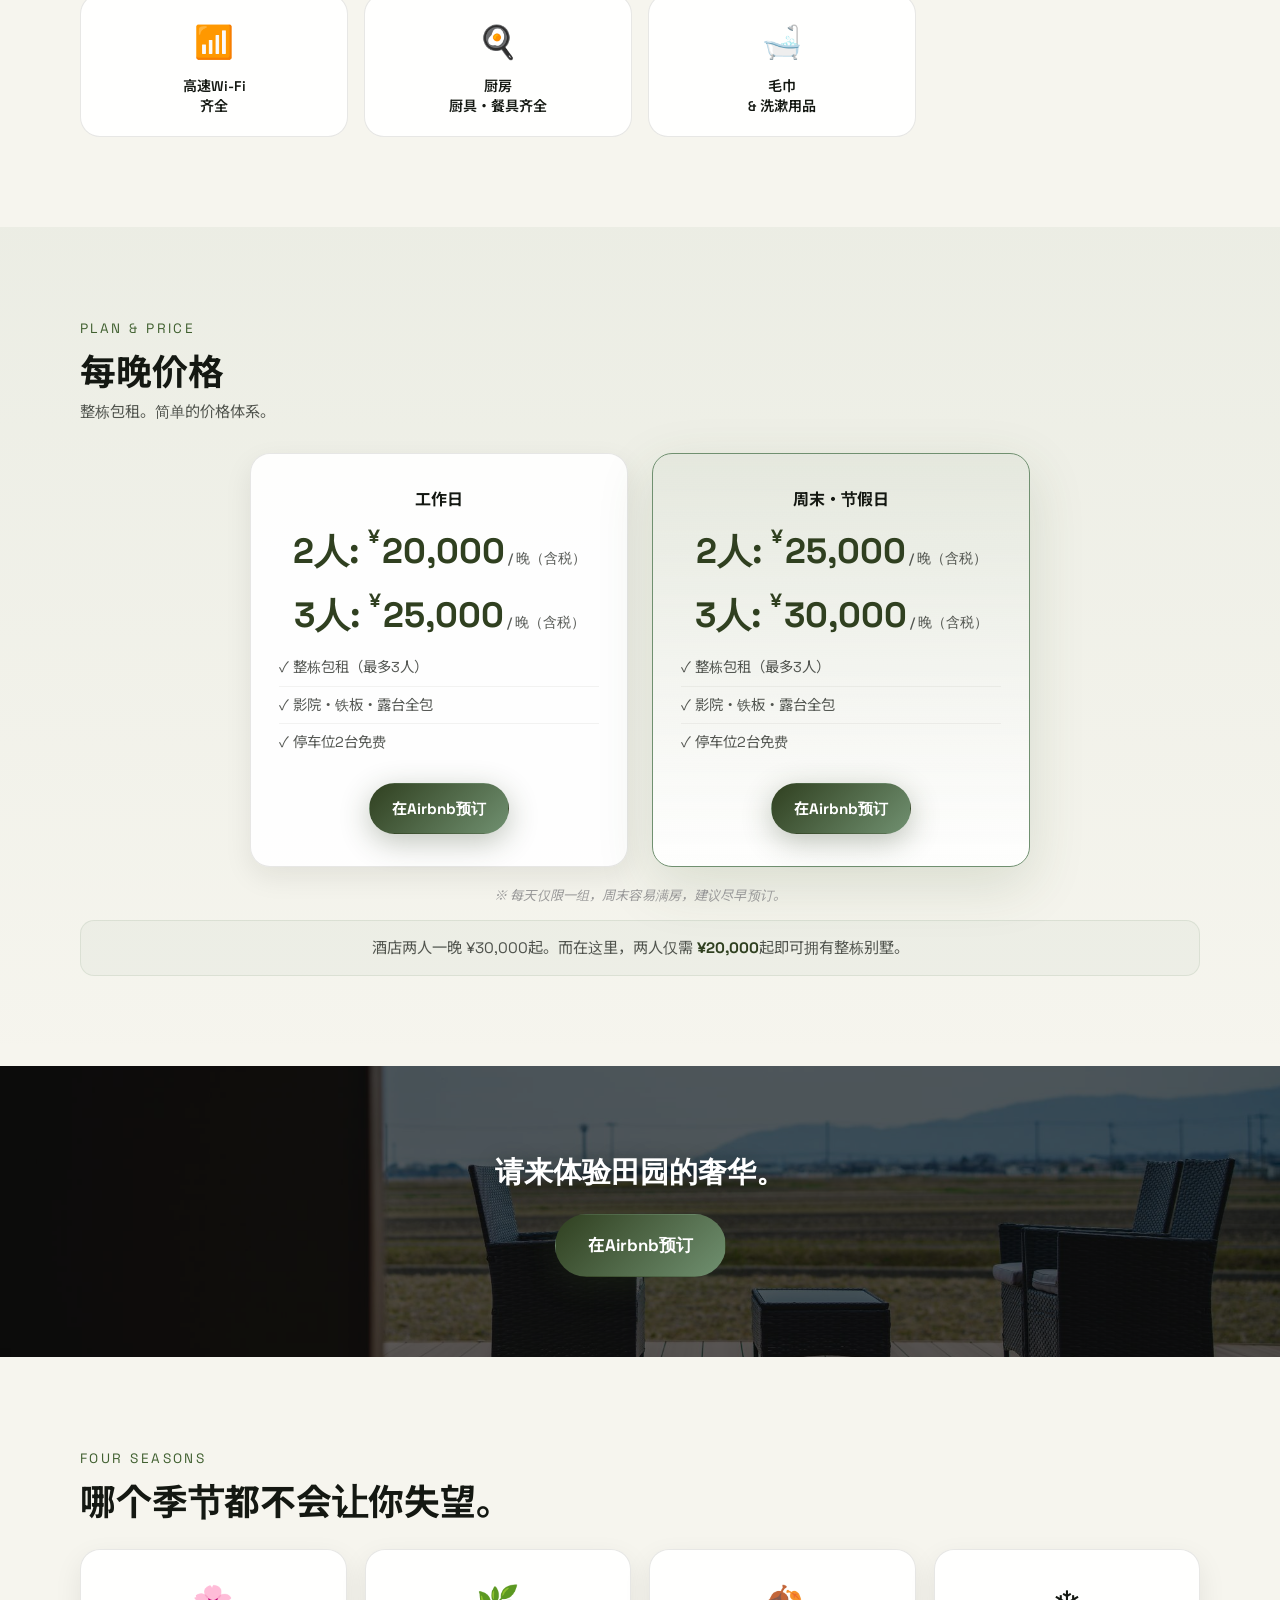
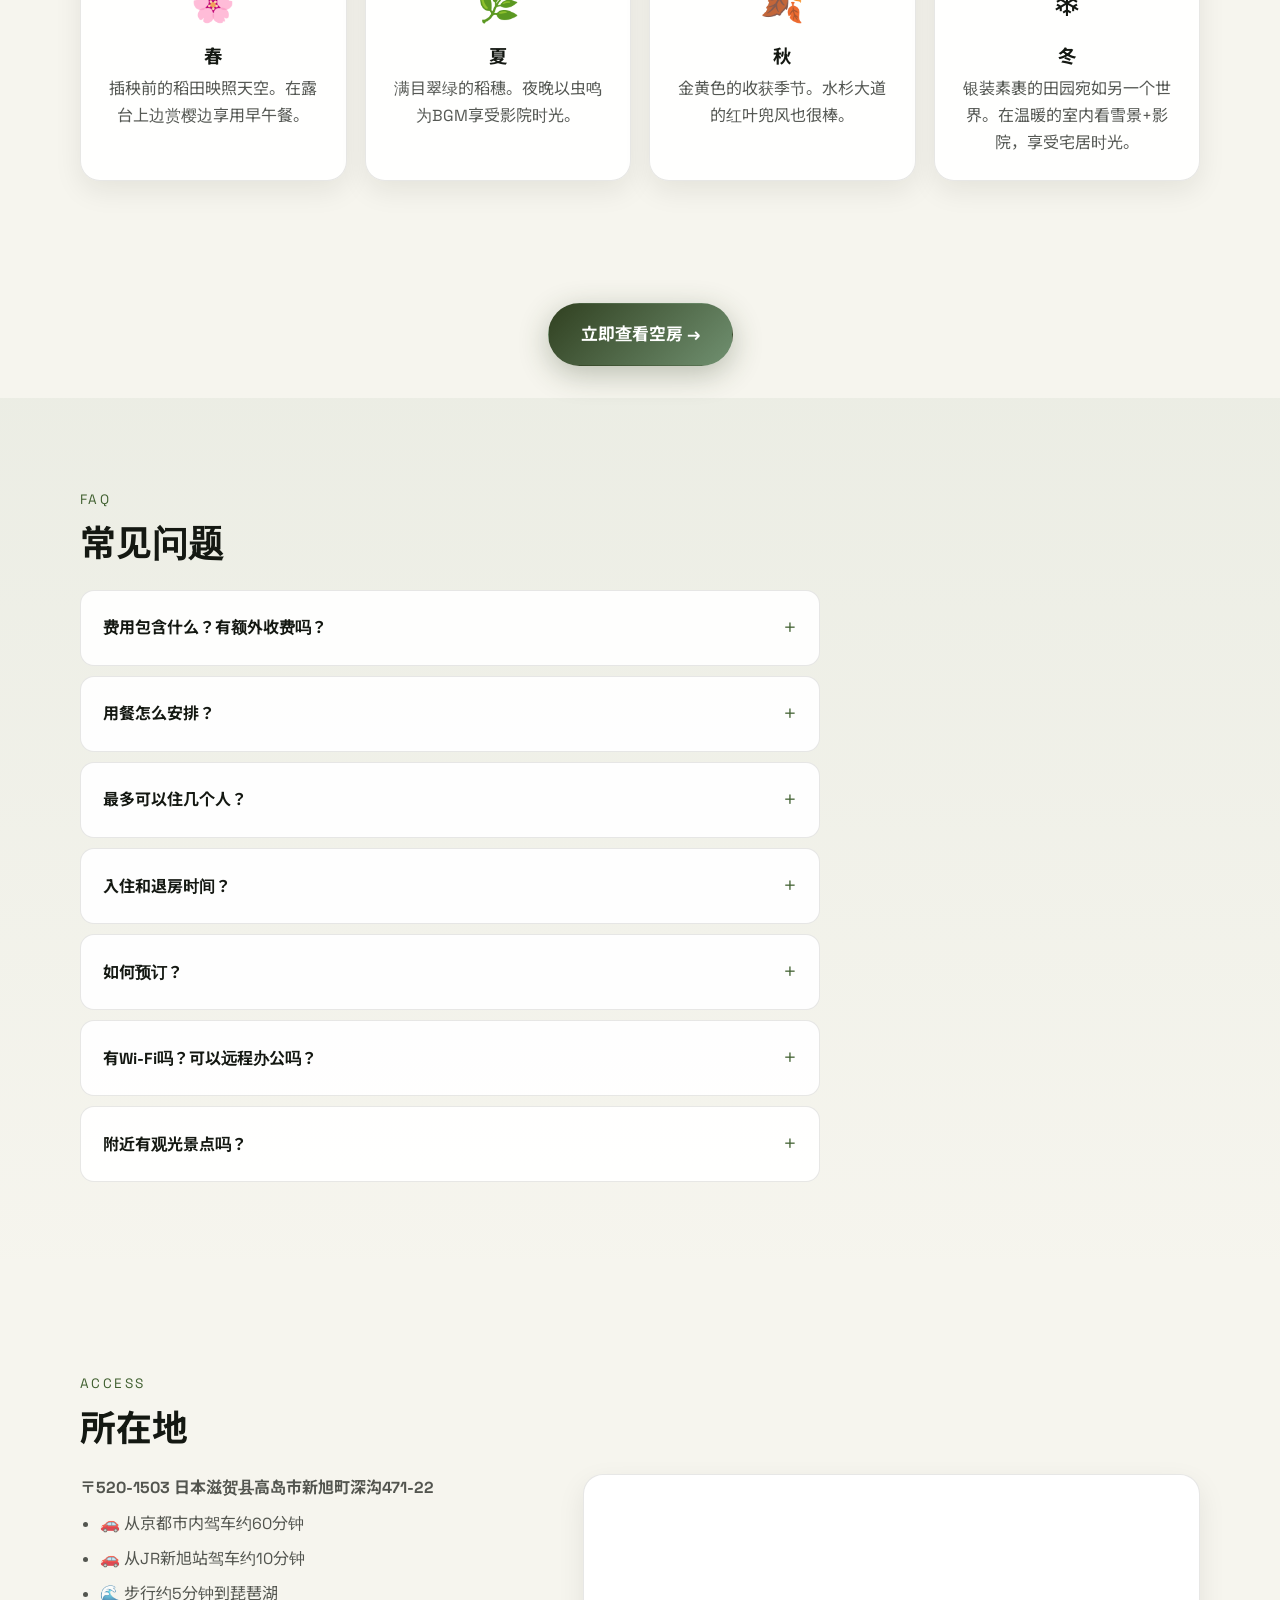
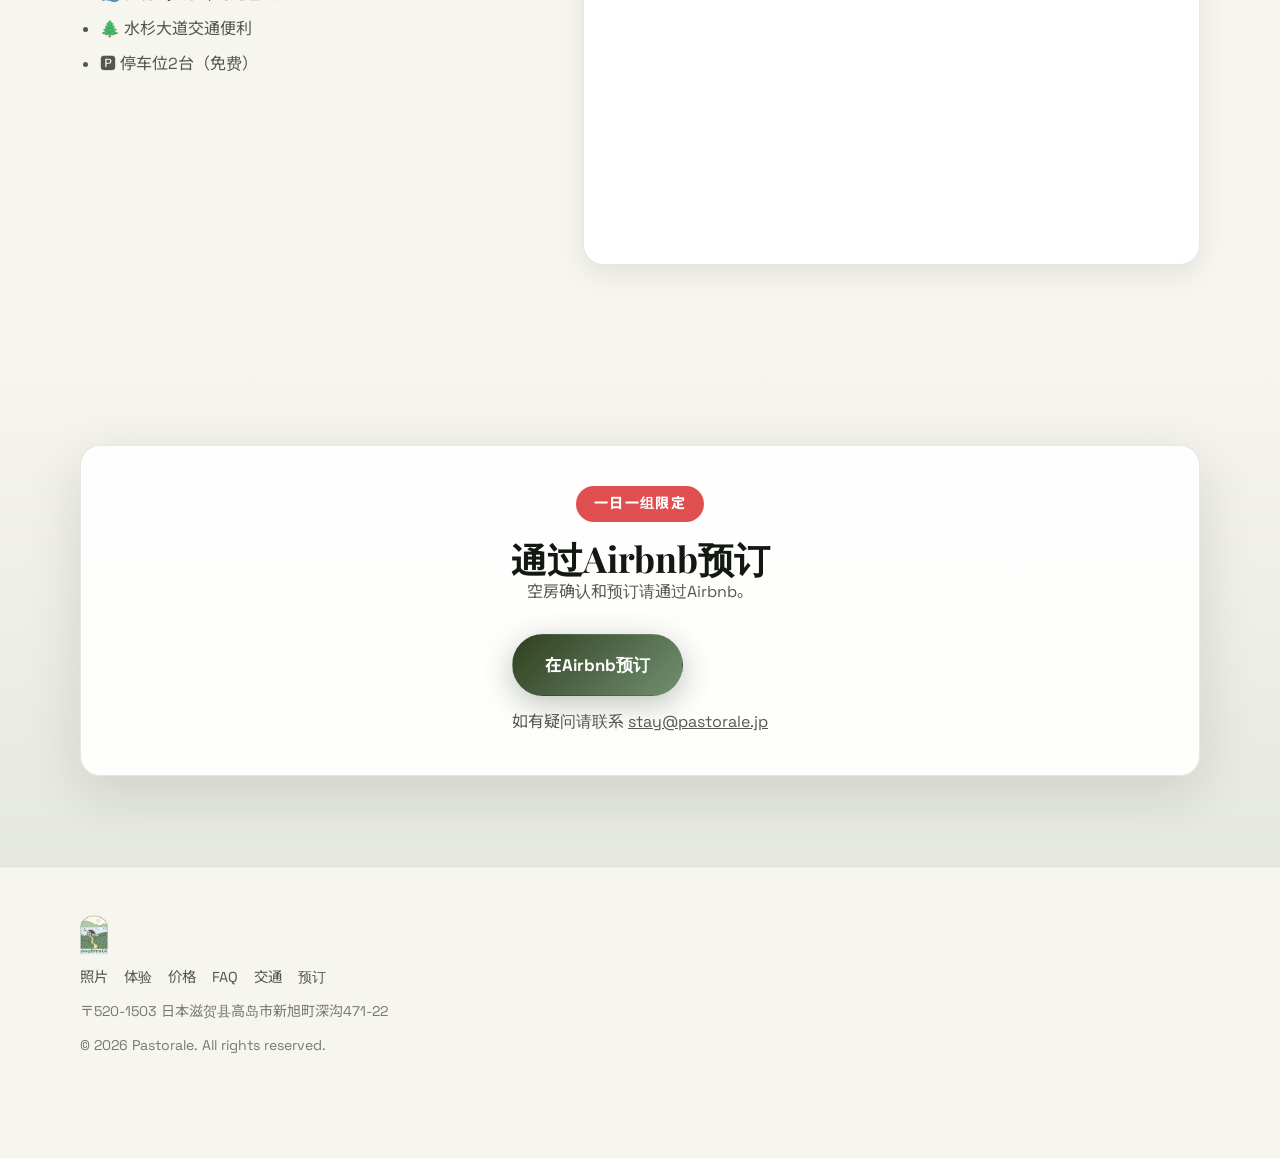
<file: zh.html>
<!DOCTYPE html>
<html lang="zh-CN">
<head>
  <meta charset="UTF-8">
  <meta name="viewport" content="width=device-width, initial-scale=1.0">
  <title>Pastorale | 一日一组限定・滋贺高岛的田园别墅</title>
  <meta name="description" content="【一日一组限定】滋贺县高岛市田园风光尽收眼底的私人别墅 Pastorale。木露台、75英寸影院、BALMUDA铁板。2～3人的奢华私密空间。">
  <meta name="keywords" content="私人别墅,滋贺,高岛,田园,独栋出租,一日一组限定,木露台,影院,琵琶湖,BALMUDA">

  <!-- OGP -->
  <meta property="og:title" content="Pastorale — 距大阪90分钟的田园私享别墅">
  <meta property="og:description" content="每天仅限一组。75英寸影院、BALMUDA铁板烧、木露台。步行5分钟到琵琶湖。">
  <meta property="og:image" content="https://gfcd-inc.github.io/Pastorale-Website/images/hero-bg.png">
  <meta property="og:url" content="https://gfcd-inc.github.io/Pastorale-Website/zh.html">
  <meta property="og:type" content="website">
  <meta property="og:locale" content="zh_CN">
  <meta name="twitter:card" content="summary_large_image">

  <!-- JSON-LD -->
  <script type="application/ld+json">
  {
    "@context": "https://schema.org",
    "@type": "LodgingBusiness",
    "name": "Pastorale",
    "description": "一日一组限定。位于滋贺县高岛市田园中的2-3人私人别墅",
    "url": "https://gfcd-inc.github.io/Pastorale-Website/",
    "address": {
      "@type": "PostalAddress",
      "streetAddress": "新旭町深沟471-22",
      "addressLocality": "高岛市",
      "addressRegion": "滋贺县",
      "postalCode": "520-1503",
      "addressCountry": "JP"
    },
    "amenityFeature": [
      { "@type": "LocationFeatureSpecification", "name": "75英寸TV & 环绕音响", "value": true },
      { "@type": "LocationFeatureSpecification", "name": "木露台", "value": true },
      { "@type": "LocationFeatureSpecification", "name": "停车位2台", "value": true },
      { "@type": "LocationFeatureSpecification", "name": "BALMUDA The Plate Pro", "value": true }
    ],
    "checkinTime": "15:00",
    "checkoutTime": "10:00",
    "numberOfRooms": 1,
    "maximumAttendeeCapacity": 3
  }
  </script>

  <link rel="icon" href="images/%E3%83%AD%E3%82%B4%20(1).png" type="image/png">
  <link rel="apple-touch-icon" href="images/%E3%83%AD%E3%82%B4%20(1).png">

  <link rel="preconnect" href="https://fonts.googleapis.com">
  <link rel="preconnect" href="https://fonts.gstatic.com" crossorigin>
  <link href="https://fonts.googleapis.com/css2?family=Playfair+Display:wght@600;700&family=Space+Grotesk:wght@400;500;600;700&family=Noto+Sans+JP:wght@400;500;700&display=swap" rel="stylesheet">
  <link rel="stylesheet" href="styles.css">
</head>

<body>
  <!-- ── 导航 ── -->
  <div class="nav-shell">
    <div class="wrap">
      <nav class="nav">
        <a class="brand" href="#top" aria-label="Pastorale 首页">
          <img class="brand__logo" src="images/%E3%83%AD%E3%82%B4%20(1).png" alt="Pastorale Logo">
          <span class="brand__name">Pastorale</span>
        </a>
        <button class="hamburger" id="menuToggle" aria-label="打开菜单" aria-expanded="false">
          <span></span><span></span><span></span>
        </button>
        <div class="nav__links" id="navLinks">
          <a href="#gallery">照片</a>
          <a href="#experience">体验</a>
          <a href="#plan">价格</a>
          <a href="#faq">FAQ</a>
          <a href="#access">交通</a>
          <a class="nav__cta" href="https://www.airbnb.jp/rooms/XXXXXXX" target="_blank" rel="noopener noreferrer">Airbnb预订</a>
          <div class="lang-switch">
            <a href="index.html">🇯🇵 日本語</a>
            <a href="en.html">🇬🇧 English</a>
            <a href="zh.html" class="active">🇨🇳 中文</a>
          </div>
        </div>
      </nav>
    </div>
  </div>

  <!-- ── 主视觉 ── -->
  <header class="hero" id="top">
    <div class="hero__bg" aria-hidden="true"></div>
    <div class="wrap">
      <div class="hero__content reveal">
        <div class="hero__exclusive">一日一组限定</div>
        <p class="hero__brand-text">Pastorale</p>
        <h1>距大阪90分钟<br>稻田中央，一整栋只属于你</h1>
        <p class="hero__subcopy">每天仅限一组・整栋私享田园别墅</p>
        <p class="lead">一望无际的田园风光。<br>在木露台上迎着微风，用BALMUDA尽享优雅的美食时光。<br>夜晚在75英寸大屏幕配环绕音响中尽享影院时光。<br>——不被任何人打扰，只属于2～3人的私人别墅。</p>
        <div class="hero__badges">
          <span class="badge">🌾 独占田园景观</span>
          <span class="badge">🎬 75英寸影院</span>
          <span class="badge">🔥 BALMUDA铁板</span>
        </div>
        <div class="hero__actions">
          <a class="btn btn--primary btn--lg" href="https://www.airbnb.jp/rooms/XXXXXXX" target="_blank" rel="noopener noreferrer">在Airbnb预订</a>
          <a class="btn btn--ghost" href="#gallery">查看照片 ↓</a>
        </div>
      </div>
    </div>
    <div class="hero__scroll" aria-hidden="true">
      <span>Scroll</span>
      <svg width="16" height="24" viewBox="0 0 16 24" fill="none"><path d="M8 4v12m0 0l-4-4m4 4l4-4" stroke="currentColor" stroke-width="1.5" stroke-linecap="round"/></svg>
    </div>
  </header>

  <main>
    <!-- ── 信赖栏 ── -->
    <section class="trust-bar">
      <div class="wrap">
        <div class="trust-bar__items">
          <div class="trust-bar__item">
            <span class="trust-bar__number">一日一组</span>
            <span class="trust-bar__label">完全私密</span>
          </div>
          <div class="trust-bar__item">
            <span class="trust-bar__number">75英寸</span>
            <span class="trust-bar__label">大屏影院</span>
          </div>
          <div class="trust-bar__item">
            <span class="trust-bar__number">5.1环绕</span>
            <span class="trust-bar__label">SONY家庭影院系统</span>
          </div>
          <div class="trust-bar__item">
            <span class="trust-bar__number">停车位2台</span>
            <span class="trust-bar__label">免费・场地内</span>
          </div>
          <div class="trust-bar__item">
            <span class="trust-bar__number">铁板烧</span>
            <span class="trust-bar__label">BALMUDA The Plate Pro</span>
          </div>
        </div>
      </div>
    </section>

    <!-- ── CTA: 主视觉下 ── -->
    <div class="section-cta">
      <a class="btn btn--primary btn--lg" href="https://www.airbnb.jp/rooms/XXXXXXX" target="_blank" rel="noopener noreferrer">查看空房 →</a>
    </div>

    <!-- ── 住客评价 ── -->
    <section class="section" id="voices">
      <div class="wrap">
        <div class="section__head reveal">
          <p class="kicker">Guest Reviews</p>
          <h2>住客好评</h2>
        </div>

        <div class="voices">
          <blockquote class="voice reveal">
            <div class="voice__stars" aria-label="5星">★★★★★</div>
            <p class="voice__text">"走上露台的那一刻，田间的微风让人心旷神怡——立刻觉得来对了。晚上的环绕声影院太震撼了。<strong>这是在酒店绝对体验不到的。</strong>"</p>
            <footer class="voice__author">
              <span class="voice__name">T.K</span>
              <span class="voice__detail">纪念日旅行・情侣2人</span>
            </footer>
          </blockquote>
          <blockquote class="voice reveal">
            <div class="voice__stars" aria-label="5星">★★★★★</div>
            <p class="voice__text">"窗外的田园风光令人感动。晚上在露台上开了红酒，<strong>用BALMUDA铁板煎的牛排堪称一绝</strong>。75英寸影院看电影也是绝佳享受。非日常的体验太棒了。"</p>
            <footer class="voice__author">
              <span class="voice__name">M.S</span>
              <span class="voice__detail">3位朋友</span>
            </footer>
          </blockquote>
          <blockquote class="voice reveal">
            <div class="voice__stars" aria-label="5星">★★★★★</div>
            <p class="voice__text">"用于远程办公+放松。75英寸大屏可以共享资料，<strong>下班后在露台上喝啤酒是终极奢侈</strong>。退房时已经在计划下次再来了。"</p>
            <footer class="voice__author">
              <span class="voice__name">Y.A</span>
              <span class="voice__detail">工作度假・1人</span>
            </footer>
          </blockquote>
        </div>
      </div>
    </section>

    <!-- ── 相册 ── -->
    <section class="section section--soft" id="gallery">
      <div class="wrap">
        <div class="section__head reveal">
          <p class="kicker">Gallery</p>
          <h2>这个空间，正在等待你</h2>
        </div>

        <div class="gallery">
          <figure class="shot shot--wide reveal">
            <img src="images/hero-bg.png" alt="从露台俯瞰田园" loading="lazy" decoding="async">
            <figcaption>露台上的田园全景——这里就是你的"客厅"</figcaption>
          </figure>
          <figure class="shot reveal">
            <img src="images/lake-view.jpg" alt="步行5分钟即达湖畔" loading="lazy" decoding="async">
            <figcaption>步行5分钟即达湖畔</figcaption>
          </figure>
          <figure class="shot reveal">
            <img src="images/interior-evening.png" alt="75英寸TV与环绕音响的夜晚" loading="lazy" decoding="async">
            <figcaption>75英寸+环绕声影院</figcaption>
          </figure>
          <figure class="shot reveal">
            <img src="images/bedroom.jpg" alt="舒适的卧室" loading="lazy" decoding="async">
            <figcaption>宽敞卧室</figcaption>
          </figure>
          <figure class="shot shot--half reveal">
            <img src="images/balmuda-cooking.jpg" alt="BALMUDA铁板煎牛排" loading="lazy" decoding="async">
            <figcaption>BALMUDA铁板正宗牛排</figcaption>
          </figure>
          <figure class="shot shot--half reveal">
            <img src="images/wine-night.jpg" alt="灯笼与红酒的夜晚" loading="lazy" decoding="async">
            <figcaption>灯光下品味红酒</figcaption>
          </figure>
          <figure class="shot reveal">
            <img src="images/kitchen.jpg" alt="设备齐全的厨房" loading="lazy" decoding="async">
            <figcaption>厨具・餐具齐全的厨房</figcaption>
          </figure>
          <figure class="shot reveal">
            <img src="images/bathroom.jpg" alt="可以眺望田园的浴室" loading="lazy" decoding="async">
            <figcaption>可以眺望田园的浴室</figcaption>
          </figure>
          <figure class="shot reveal">
            <img src="images/coffee-pour.jpg" alt="手冲咖啡" loading="lazy" decoding="async">
            <figcaption>早晨的手冲咖啡</figcaption>
          </figure>
          <figure class="shot shot--wide reveal">
            <img src="images/building-night.jpg" alt="夜晚外观" loading="lazy" decoding="async">
            <figcaption>田园中的独栋别墅——夜晚的表情</figcaption>
          </figure>
        </div>
      </div>
    </section>

    <!-- ── 中间CTA ── -->
    <section class="mid-cta">
      <div class="wrap">
        <div class="mid-cta__inner reveal">
          <p class="mid-cta__text">想要独占这个空间吗？</p>
          <a class="btn btn--primary btn--lg" href="https://www.airbnb.jp/rooms/XXXXXXX" target="_blank" rel="noopener noreferrer">在Airbnb预订</a>
        </div>
      </div>
    </section>

    <!-- ── 三大体验 ── -->
    <section class="section" id="experience">
      <div class="wrap">
        <div class="section__head reveal">
          <p class="kicker">Experience</p>
          <h2>酒店无法体验的三种奢侈。</h2>
        </div>

        <div class="cards">
          <article class="card reveal">
            <div class="card__photo">
              <img src="images/deck-chairs.png" alt="木露台" loading="lazy" decoding="async">
            </div>
            <div class="card__body">
              <p class="card__kicker">01 — Deck</p>
              <h3>独占田园景观的木露台</h3>
              <p class="body">眼前只有天空和稻田。没有隔壁客房，没有广播。冲一杯咖啡坐下来，只听得到风声和鸟鸣。</p>
              <p class="card__highlight">"在露台上什么都不做"——很多住客回忆起来说这是最奢侈的时光。</p>
            </div>
          </article>
          <article class="card reveal">
            <div class="card__photo">
              <img src="images/interior-evening.png" alt="75英寸影院" loading="lazy" decoding="async">
            </div>
            <div class="card__body">
              <p class="card__kicker">02 — Theater</p>
              <h3>75英寸+环绕声的沉浸体验</h3>
              <p class="body">大屏电视配环绕音响。田园的宁静让音响的沉浸感无与伦比。关上灯，这里就是你的私人影院。</p>
              <p class="card__highlight">支持Netflix和Amazon Prime。带上你最爱的电影吧。</p>
            </div>
          </article>
          <article class="card reveal">
            <div class="card__photo">
              <img src="images/balmuda-cooking.jpg" alt="BALMUDA铁板" loading="lazy" decoding="async">
            </div>
            <div class="card__body">
              <p class="card__kicker">03 — Cooking</p>
              <h3>BALMUDA铁板的"盛宴"晚餐</h3>
              <p class="body">专业级铁板将肉和蔬菜变成"盛宴"。在附近超市采购食材，在露台上享用铁板晚餐。无需餐厅预订。</p>
              <p class="card__highlight">所有厨具和餐具一应俱全。请自备调味料和食材即可。</p>
            </div>
          </article>
        </div>
      </div>
    </section>

    <!-- ── 一天的度过方式 ── -->
    <section class="section section--soft" id="timeline">
      <div class="wrap">
        <div class="section__head reveal">
          <p class="kicker">A Day at Pastorale</p>
          <h2>想象这样的一天。</h2>
        </div>

        <div class="timeline">
          <div class="tl-item reveal">
            <div class="tl-time">15:00</div>
            <div class="tl-body">
              <h3>入住——切换模式的瞬间</h3>
              <p class="body">打开门，满眼的田园风光。先到露台上深呼吸。"太好了，来对了"——从这里开始。</p>
              <figure class="tl-photo">
                <img src="images/entrance.jpg" alt="入口" loading="lazy" decoding="async">
              </figure>
            </div>
          </div>
          <div class="tl-item reveal">
            <div class="tl-time">16:00</div>
            <div class="tl-body">
              <h3>露台咖啡——什么都不做的奢侈</h3>
              <p class="body">将咖啡带到露台上。感受微风，放空自己。这是纯粹的奢侨时光。</p>
              <figure class="tl-photo">
                <img src="images/coffee-brewing.jpg" alt="手冲咖啡" loading="lazy" decoding="async">
              </figure>
            </div>
          </div>
          <div class="tl-item reveal">
            <div class="tl-time">18:00</div>
            <div class="tl-body">
              <h3>铁板晚餐——属于自己的"盛宴"</h3>
              <p class="body">用BALMUDA铁板煎牛排，配上蔬菜，开一瓶红酒。看着夕阳染红田园的餐桌，不输任何餐厅。</p>
              <figure class="tl-photo">
                <img src="images/teppan-cooking.jpg" alt="铁板料理" loading="lazy" decoding="async">
              </figure>
            </div>
          </div>
          <div class="tl-item reveal">
            <div class="tl-time">20:00</div>
            <div class="tl-body">
              <h3>影院时间——被声音包围的夜晚</h3>
              <p class="body">关上灯，在75英寸大屏上播放电影。环绕音响与田园的寂静融为一体，这是在家里无法体验的沉浸感。</p>
              <figure class="tl-photo">
                <img src="images/night-atmosphere.jpg" alt="夜晚室内" loading="lazy" decoding="async">
              </figure>
            </div>
          </div>
          <div class="tl-item reveal">
            <div class="tl-time">08:00</div>
            <div class="tl-body">
              <h3>早晨——最后的光影时刻</h3>
              <p class="body">一边眺望朝阳下的田园，一边慢慢享用早午餐。直到10:00退房，把这片风景深深印在心里。</p>
              <figure class="tl-photo">
                <img src="images/deck-chairs.png" alt="早晨的露台" loading="lazy" decoding="async">
              </figure>
            </div>
          </div>
        </div>

        <!-- ── CTA: A Day at Pastorale 后 ── -->
        <div class="section-cta">
          <a class="btn btn--primary btn--lg" href="https://www.airbnb.jp/rooms/XXXXXXX" target="_blank" rel="noopener noreferrer">体验这样的一天 →</a>
        </div>
      </div>
    </section>

    <!-- ── 全包含 ── -->
    <section class="section" id="included">
      <div class="wrap">
        <div class="section__head reveal">
          <p class="kicker">All Inclusive</p>
          <h2>住宿费全包。无额外收费。</h2>
          <p class="sub">不会出现"这个要加钱"的情况。</p>
        </div>

        <div class="included-grid reveal">
          <div class="included-item">
            <span class="included-item__icon">🎬</span>
            <p class="included-item__name">75英寸TV<br>&amp; 环绕音响</p>
          </div>
          <div class="included-item">
            <span class="included-item__icon">🔥</span>
            <p class="included-item__name">BALMUDA<br>The Plate Pro</p>
          </div>
          <div class="included-item">
            <span class="included-item__icon">🪵</span>
            <p class="included-item__name">木露台<br>无限使用</p>
          </div>
          <div class="included-item">
            <span class="included-item__icon">🅿️</span>
            <p class="included-item__name">停车位2台<br>免费</p>
          </div>
          <div class="included-item">
            <span class="included-item__icon">📶</span>
            <p class="included-item__name">高速Wi-Fi<br>齐全</p>
          </div>
          <div class="included-item">
            <span class="included-item__icon">🍳</span>
            <p class="included-item__name">厨房<br>厨具・餐具齐全</p>
          </div>
          <div class="included-item">
            <span class="included-item__icon">🛁</span>
            <p class="included-item__name">毛巾<br>&amp; 洗漱用品</p>
          </div>
        </div>
      </div>
    </section>

    <!-- ── 价格 ── -->
    <section class="section section--soft" id="plan">
      <div class="wrap">
        <div class="section__head reveal">
          <p class="kicker">Plan &amp; Price</p>
          <h2>每晚价格</h2>
          <p class="sub">整栋包租。简单的价格体系。</p>
        </div>

        <div class="plans reveal">
          <div class="plan-card">
            <p class="plan-card__label">工作日</p>
            <p class="plan-card__price">2人: <span class="plan-card__yen">¥</span>20,000<span class="plan-card__unit"> / 晚（含税）</span></p>
            <p class="plan-card__price">3人: <span class="plan-card__yen">¥</span>25,000<span class="plan-card__unit"> / 晚（含税）</span></p>
            <ul class="plan-card__features">
              <li>✓ 整栋包租（最多3人）</li>
              <li>✓ 影院・铁板・露台全包</li>
              <li>✓ 停车位2台免费</li>
            </ul>
            <a class="btn btn--primary" href="https://www.airbnb.jp/rooms/XXXXXXX" target="_blank" rel="noopener noreferrer">在Airbnb预订</a>
          </div>
          <div class="plan-card plan-card--accent">
            <p class="plan-card__label">周末・节假日</p>
            <p class="plan-card__price">2人: <span class="plan-card__yen">¥</span>25,000<span class="plan-card__unit"> / 晚（含税）</span></p>
            <p class="plan-card__price">3人: <span class="plan-card__yen">¥</span>30,000<span class="plan-card__unit"> / 晚（含税）</span></p>
            <ul class="plan-card__features">
              <li>✓ 整栋包租（最多3人）</li>
              <li>✓ 影院・铁板・露台全包</li>
              <li>✓ 停车位2台免费</li>
            </ul>
            <a class="btn btn--primary" href="https://www.airbnb.jp/rooms/XXXXXXX" target="_blank" rel="noopener noreferrer">在Airbnb预订</a>
          </div>
        </div>
        <p class="plan-scarcity reveal">※ 每天仅限一组，周末容易满房，建议尽早预订。</p>
        <p class="plan-comparison reveal">酒店两人一晚 ¥30,000起。而在这里，两人仅需 <strong>¥20,000</strong>起即可拥有整栋别墅。</p>
      </div>
    </section>

    <!-- ── 中间CTA（带照片） ── -->
    <section class="mid-cta mid-cta--photo">
      <div class="mid-cta__bg" style="background-image:url('images/deck-panorama.jpg')" aria-hidden="true"></div>
      <div class="wrap">
        <div class="mid-cta__inner reveal">
          <p class="mid-cta__text">请来体验田园的奢华。</p>
          <a class="btn btn--primary btn--lg" href="https://www.airbnb.jp/rooms/XXXXXXX" target="_blank" rel="noopener noreferrer">在Airbnb预订</a>
        </div>
      </div>
    </section>

    <!-- ── 四季 ── -->
    <section class="section" id="seasons">
      <div class="wrap">
        <div class="section__head reveal">
          <p class="kicker">Four Seasons</p>
          <h2>哪个季节都不会让你失望。</h2>
        </div>

        <div class="seasons reveal">
          <div class="season">
            <div class="season__emoji">🌸</div>
            <h3>春</h3>
            <p class="body">插秧前的稻田映照天空。在露台上边赏樱边享用早午餐。</p>
          </div>
          <div class="season">
            <div class="season__emoji">🌿</div>
            <h3>夏</h3>
            <p class="body">满目翠绿的稻穗。夜晚以虫鸣为BGM享受影院时光。</p>
          </div>
          <div class="season">
            <div class="season__emoji">🍂</div>
            <h3>秋</h3>
            <p class="body">金黄色的收获季节。水杉大道的红叶兜风也很棒。</p>
          </div>
          <div class="season">
            <div class="season__emoji">❄️</div>
            <h3>冬</h3>
            <p class="body">银装素裹的田园宛如另一个世界。在温暖的室内看雪景+影院，享受宅居时光。</p>
          </div>
        </div>
      </div>
    </section>

    <!-- ── CTA: Four Seasons 后 ── -->
    <div class="section-cta" style="padding-bottom:32px;">
      <a class="btn btn--primary btn--lg" href="https://www.airbnb.jp/rooms/XXXXXXX" target="_blank" rel="noopener noreferrer">立即查看空房 →</a>
    </div>

    <!-- ── FAQ ── -->
    <section class="section section--soft" id="faq">
      <div class="wrap">
        <div class="section__head reveal">
          <p class="kicker">FAQ</p>
          <h2>常见问题</h2>
        </div>

        <div class="faq-list">
          <details class="faq reveal">
            <summary class="faq__q">费用包含什么？有额外收费吗？</summary>
            <p class="faq__a">住宿费包含影院、BALMUDA铁板、木露台、停车场、Wi-Fi、洗漱用品等所有设施。无任何额外收费。只需自备食材和饮品。</p>
          </details>
          <details class="faq reveal">
            <summary class="faq__q">用餐怎么安排？</summary>
            <p class="faq__a">可以自带食材，或在车程10分钟内的超市购买。使用BALMUDA The Plate Pro可以制作专业级铁板料理。厨具和餐具一应俱全。</p>
          </details>
          <details class="faq reveal">
            <summary class="faq__q">最多可以住几个人？</summary>
            <p class="faq__a">最多3人。配备2张床＋1张加床。适合情侣、朋友、亲子出行。</p>
          </details>
          <details class="faq reveal">
            <summary class="faq__q">入住和退房时间？</summary>
            <p class="faq__a">入住 15:00 ／ 退房 10:00。</p>
          </details>
          <details class="faq reveal">
            <summary class="faq__q">如何预订？</summary>
            <p class="faq__a">请通过Airbnb预订。点击页面上的"在Airbnb预订"按钮即可前往我们的页面。</p>
          </details>
          <details class="faq reveal">
            <summary class="faq__q">有Wi-Fi吗？可以远程办公吗？</summary>
            <p class="faq__a">配备高速Wi-Fi。如果自带网线，还可以进行有线连接。广受工作度假用户好评。</p>
          </details>
          <details class="faq reveal">
            <summary class="faq__q">附近有观光景点吗？</summary>
            <p class="faq__a">琵琶湖步行约5分钟，水杉大道也很方便到达。不过在Pastorale，我们推荐您享受"在这里度过的时光本身"。</p>
          </details>
        </div>
      </div>
    </section>

    <!-- ── 交通 ── -->
    <section class="section" id="access">
      <div class="wrap">
        <div class="section__head reveal">
          <p class="kicker">Access</p>
          <h2>所在地</h2>
        </div>

        <div class="two-col two-col--map reveal">
          <div>
            <p class="body"><strong>〒520-1503 日本滋贺县高岛市新旭町深沟471-22</strong></p>
            <ul class="bullets">
              <li>🚗 从京都市内驾车约60分钟</li>
              <li>🚗 从JR新旭站驾车约10分钟</li>
              <li>🌊 步行约5分钟到琵琶湖</li>
              <li>🌲 水杉大道交通便利</li>
              <li>🅿️ 停车位2台（免费）</li>
            </ul>
          </div>
          <div class="map">
            <iframe
              title="Pastorale 地图"
              src="https://www.google.com/maps?q=%E3%80%92520-1503+%E6%BB%8B%E8%B3%80%E7%9C%8C%E9%AB%98%E5%B3%B6%E5%B8%82%E6%96%B0%E6%97%AD%E7%94%BA%E6%B7%B1%E6%BA%9D471-22&output=embed"
              width="100%"
              height="300"
              style="border:0; border-radius: 8px;"
              allowfullscreen=""
              loading="lazy"
              referrerpolicy="no-referrer-when-downgrade">
            </iframe>
          </div>
        </div>
      </div>
    </section>

    <!-- ── 预订CTA ── -->
    <section class="section section--cta" id="booking">
      <div class="wrap">
        <div class="booking-box reveal">
          <div class="booking-box__head">
            <div class="booking-box__exclusive">一日一组限定</div>
            <h2>通过Airbnb预订</h2>
            <p class="body">空房确认和预订请通过Airbnb。</p>
          </div>

          <div class="contact">
            <div class="contact__center">
              <a class="btn btn--primary btn--lg" href="https://www.airbnb.jp/rooms/XXXXXXX" target="_blank" rel="noopener noreferrer">在Airbnb预订</a>
              <p class="body" style="margin-top:12px;">如有疑问请联系 <a href="mailto:stay@pastorale.jp">stay@pastorale.jp</a></p>
            </div>
          </div>
        </div>
      </div>
    </section>
  </main>

  <!-- ── 页脚 ── -->
  <footer class="footer">
    <div class="wrap footer__inner">
      <div class="footer__brand">
        <img class="footer__logo" src="images/%E3%83%AD%E3%82%B4%20(1).png" alt="Pastorale Logo">
      </div>
      <div class="footer__links">
        <a href="#gallery">照片</a>
        <a href="#experience">体验</a>
        <a href="#plan">价格</a>
        <a href="#faq">FAQ</a>
        <a href="#access">交通</a>
        <a href="#booking">预订</a>
      </div>
      <div class="footer__meta">〒520-1503 日本滋贺县高岛市新旭町深沟471-22</div>
      <div class="footer__meta">© 2026 Pastorale. All rights reserved.</div>
    </div>
  </footer>

  <!-- 移动端固定CTA -->
  <div class="mobile-cta" id="mobileCta">
    <a href="https://www.airbnb.jp/rooms/XXXXXXX" target="_blank" rel="noopener noreferrer">在Airbnb预订</a>
  </div>

  <script>
    const toggle = document.getElementById('menuToggle');
    const links = document.getElementById('navLinks');
    toggle.addEventListener('click', () => {
      const open = toggle.getAttribute('aria-expanded') === 'true';
      toggle.setAttribute('aria-expanded', String(!open));
      links.classList.toggle('open');
    });
    links.querySelectorAll('a').forEach(a => {
      a.addEventListener('click', () => {
        toggle.setAttribute('aria-expanded', 'false');
        links.classList.remove('open');
      });
    });

    const obs = new IntersectionObserver((entries) => {
      entries.forEach(e => { if (e.isIntersecting) { e.target.classList.add('visible'); obs.unobserve(e.target); } });
    }, { threshold: 0.12 });
    document.querySelectorAll('.reveal').forEach(el => obs.observe(el));

    const navShell = document.querySelector('.nav-shell');
    const mobileCta = document.getElementById('mobileCta');
    window.addEventListener('scroll', () => {
      navShell.classList.toggle('scrolled', window.scrollY > 60);
      if (mobileCta) mobileCta.classList.toggle('visible', window.scrollY > 300);
    });
  </script>
</body>
</html>
</file>
<file: styles.css>
/* ============================================
   Pastoralet – Conversion-Optimized Stylesheet
   ============================================ */

:root {
  --bg: #f6f5ee;
  --surface: rgba(255, 255, 255, 0.92);
  --surface-2: rgba(255, 255, 255, 0.72);
  --ink: #141812;
  --muted: rgba(20, 24, 18, 0.72);
  --muted-2: rgba(20, 24, 18, 0.56);
  --line: rgba(20, 24, 18, 0.10);

  --brand-800: #24311c;
  --brand-700: #304020;
  --brand-600: #406030;
  --brand-400: #709070;
  --brand-200: #b0c0a0;
  --brand-100: #dde8d0;

  --shadow: 0 18px 55px rgba(20, 24, 18, 0.12);
  --shadow-soft: 0 10px 28px rgba(20, 24, 18, 0.08);
  --shadow-hover: 0 22px 60px rgba(20, 24, 18, 0.16);
  --accent: var(--brand-600);
  --accent-2: var(--brand-400);

  --radius: 20px;
  --radius-sm: 14px;
}

/* === Reset === */
*, *::before, *::after { box-sizing: border-box; }
html { scroll-behavior: smooth; scroll-padding-top: 80px; }

body {
  margin: 0;
  background: var(--bg);
  color: var(--ink);
  font-family: "Space Grotesk", "Noto Sans JP", system-ui, sans-serif;
  line-height: 1.7;
  -webkit-font-smoothing: antialiased;
  text-rendering: optimizeLegibility;
}

img { max-width: 100%; display: block; }
a { color: inherit; }
a:focus-visible, button:focus-visible {
  outline: 3px solid rgba(176, 192, 160, 0.85);
  outline-offset: 3px;
}

h1, h2, h3 {
  font-family: "Playfair Display", "Noto Sans JP", serif;
  font-weight: 700;
  margin: 0;
}
h1 { font-size: clamp(2.2rem, 4.2vw, 3.3rem); letter-spacing: 0.01em; line-height: 1.12; }
h2 { font-size: clamp(1.8rem, 2.8vw, 2.5rem); line-height: 1.14; }
h3 { font-size: 1.15rem; line-height: 1.25; }
p { margin: 0; }

.wrap { width: min(1120px, 90vw); margin: 0 auto; }
.body { color: var(--muted); }
.sub { color: var(--muted); margin-top: 8px; font-size: 0.95rem; }
.kicker { font-size: 0.85rem; letter-spacing: 0.18em; text-transform: uppercase; color: rgba(255, 255, 255, 0.85); }

/* === Scroll Reveal === */
.reveal { opacity: 0; transform: translateY(32px); transition: opacity 0.7s cubic-bezier(0.22,1,0.36,1), transform 0.7s cubic-bezier(0.22,1,0.36,1); }
.reveal.visible { opacity: 1; transform: translateY(0); }
.cards .reveal:nth-child(2) { transition-delay: 0.1s; }
.cards .reveal:nth-child(3) { transition-delay: 0.2s; }

/* === Navigation === */
.nav-shell {
  position: fixed; top: 0; left: 0; right: 0; z-index: 100;
  background: rgba(246, 245, 238, 0.65);
  border-bottom: 1px solid transparent;
  backdrop-filter: blur(16px); -webkit-backdrop-filter: blur(16px);
  transition: background 0.3s, border-color 0.3s, box-shadow 0.3s;
}
.nav-shell.scrolled {
  background: rgba(246, 245, 238, 0.92);
  border-bottom: 1px solid var(--line);
  box-shadow: 0 2px 20px rgba(20, 24, 18, 0.06);
}
.nav { display: flex; align-items: center; justify-content: space-between; padding: 14px 0; }
.brand { text-decoration: none; display: inline-flex; align-items: center; gap: 10px; color: var(--ink); z-index: 101; }
.brand__logo { height: 40px; width: auto; display: block; }
.brand__name { font-family: 'Playfair Display', serif; font-weight: 700; font-size: 1.2rem; letter-spacing: 0.02em; }
.nav__links { display: flex; align-items: center; gap: 8px; }
.nav__links a {
  text-decoration: none; font-weight: 600; font-size: 0.88rem; color: var(--ink);
  padding: 7px 12px; border-radius: 999px; border: 1px solid var(--line);
  background: rgba(20, 24, 18, 0.03); transition: all 0.2s;
}
.nav__links a:hover { border-color: rgba(20,24,18,0.2); background: rgba(20,24,18,0.06); transform: translateY(-1px); }
.nav__cta {
  border-color: var(--brand-600) !important;
  background: linear-gradient(135deg, var(--brand-600), var(--brand-400)) !important;
  color: #fff !important; font-weight: 700 !important;
}
.nav__cta:hover { box-shadow: 0 4px 16px rgba(64, 96, 48, 0.3) !important; }

/* Language Switcher */
.lang-switch {
  display: inline-flex; gap: 4px; margin-left: 8px; align-items: center;
}
.lang-switch a {
  border: none !important; border-radius: 999px !important; background: transparent !important;
  font-size: 0.85rem !important; font-weight: 500; padding: 4px 10px !important;
  color: var(--muted) !important; transition: all 0.2s; text-decoration: none;
  white-space: nowrap;
}
.lang-switch a:hover { background: rgba(20,24,18,0.06) !important; }
.lang-switch a.active {
  font-weight: 700; color: var(--brand-700) !important;
  text-decoration: underline; text-underline-offset: 3px;
}

/* Hamburger */
.hamburger { display: none; background: none; border: none; cursor: pointer; padding: 8px; z-index: 101; flex-direction: column; gap: 5px; }
.hamburger span { display: block; width: 24px; height: 2px; background: var(--ink); border-radius: 2px; transition: all 0.3s; }
.hamburger[aria-expanded="true"] span:nth-child(1) { transform: rotate(45deg) translate(5px, 5px); }
.hamburger[aria-expanded="true"] span:nth-child(2) { opacity: 0; }
.hamburger[aria-expanded="true"] span:nth-child(3) { transform: rotate(-45deg) translate(5px, -5px); }

/* === Hero === */
.hero {
  position: relative; min-height: 100vh; display: grid; align-items: end;
  padding: 100px 0 72px; overflow: hidden;
}
.hero__bg {
  position: absolute; inset: 0;
  background:
    linear-gradient(180deg,
      rgba(20,24,18,0.55) 0%,
      rgba(20,24,18,0.35) 40%,
      rgba(20,24,18,0.50) 70%,
      rgba(246,245,238,1) 100%),
    url("images/hero-bg.png") center 55%/cover no-repeat;
  filter: saturate(1.05) contrast(1.02);
  transform: scale(1.02);
  animation: heroZoom 20s ease-in-out infinite alternate;
}
@keyframes heroZoom { from { transform: scale(1.02); } to { transform: scale(1.08); } }
.hero__content { position: relative; z-index: 1; max-width: 820px; }

.hero__exclusive {
  display: inline-block;
  background: rgba(220, 60, 60, 0.9);
  color: #fff;
  font-weight: 800;
  font-size: 0.92rem;
  letter-spacing: 0.12em;
  padding: 8px 20px;
  border-radius: 999px;
  margin-bottom: 16px;
  animation: exclusivePulse 2.5s ease-in-out infinite;
}
@keyframes exclusivePulse {
  0%, 100% { box-shadow: 0 0 0 0 rgba(220, 60, 60, 0.4); }
  50% { box-shadow: 0 0 0 12px rgba(220, 60, 60, 0); }
}

.hero__brand-text {
  font-family: "Playfair Display", serif;
  font-size: clamp(2rem, 4vw, 3rem); font-weight: 700;
  color: rgba(255,255,255,0.95); letter-spacing: 0.12em;
  text-transform: uppercase; margin-bottom: 16px;
  text-shadow: 0 4px 20px rgba(20,24,18,0.4);
}
.hero__content h1 { color: rgba(255,255,255,0.98); text-shadow: 0 16px 50px rgba(20,24,18,0.3); }
.hero__subcopy {
  margin-top: 14px; font-size: clamp(1rem, 2vw, 1.25rem); color: rgba(255,255,255,0.85);
  font-weight: 500; letter-spacing: 0.04em;
  text-shadow: 0 8px 30px rgba(20,24,18,0.25);
}
.hero__content .kicker { margin-bottom: 14px; }
.lead {
  margin-top: 22px; font-size: 1.08rem; color: rgba(255,255,255,0.92);
  max-width: 64ch; text-shadow: 0 14px 38px rgba(20,24,18,0.22); line-height: 1.85;
}
.hero__badges { display: flex; gap: 12px; flex-wrap: wrap; margin-top: 26px; }
.badge {
  font-size: 0.88rem; font-weight: 600; color: rgba(255,255,255,0.95);
  background: rgba(64,96,48,0.45); border: 1px solid rgba(255,255,255,0.18);
  padding: 7px 16px; border-radius: 999px; backdrop-filter: blur(10px);
}
.hero__actions { display: flex; gap: 14px; flex-wrap: wrap; margin-top: 28px; }
.hero__urgency {
  margin-top: 16px; font-size: 0.88rem; color: rgba(255,200,100,0.95);
  font-weight: 600; text-shadow: 0 2px 10px rgba(20,24,18,0.3);
}

.hero__scroll {
  position: absolute; bottom: 30px; left: 50%; transform: translateX(-50%); z-index: 2;
  display: flex; flex-direction: column; align-items: center; gap: 4px;
  color: rgba(255,255,255,0.5); font-size: 0.75rem; letter-spacing: 0.12em;
  animation: scrollBounce 2s ease-in-out infinite;
}
@keyframes scrollBounce {
  0%, 100% { transform: translateX(-50%) translateY(0); }
  50% { transform: translateX(-50%) translateY(6px); }
}

/* === Buttons === */
.btn {
  display: inline-flex; align-items: center; justify-content: center;
  padding: 12px 22px; border-radius: 999px; text-decoration: none;
  font-weight: 700; font-size: 0.95rem; border: 1px solid transparent;
  transition: all 0.25s cubic-bezier(0.22,1,0.36,1); cursor: pointer;
}
.btn--lg { padding: 16px 32px; font-size: 1.05rem; }
.btn--primary {
  color: #fff; background: linear-gradient(135deg, var(--brand-700), var(--brand-400));
  box-shadow: 0 8px 30px rgba(48,64,32,0.3);
}
.btn--primary:hover { transform: translateY(-3px); box-shadow: 0 14px 40px rgba(48,64,32,0.4); }
.btn--ghost {
  color: rgba(255,255,255,0.95); border-color: rgba(255,255,255,0.25);
  background: rgba(16,18,14,0.2); backdrop-filter: blur(10px);
}
.btn--ghost:hover { background: rgba(16,18,14,0.35); transform: translateY(-2px); }
.btn--block { width: 100%; text-align: center; }
.btn:active { transform: translateY(-1px); }

.pulse-glow { animation: pulseGlow 3s ease-in-out infinite; }
@keyframes pulseGlow {
  0%, 100% { box-shadow: 0 8px 30px rgba(48,64,32,0.3); }
  50% { box-shadow: 0 8px 40px rgba(48,64,32,0.5), 0 0 20px rgba(112,144,112,0.3); }
}

/* === Trust Bar === */
.trust-bar {
  background: var(--brand-800); color: #fff; padding: 20px 0;
}
.trust-bar__items {
  display: grid; grid-template-columns: repeat(5, 1fr); gap: 16px; text-align: center;
}
.trust-bar__number {
  display: block; font-size: 1.3rem; font-weight: 800; letter-spacing: 0.04em;
  font-family: "Space Grotesk", sans-serif;
}
.trust-bar__label {
  display: block; font-size: 0.78rem; color: rgba(255,255,255,0.7);
  margin-top: 2px; letter-spacing: 0.06em;
}

/* === Sections === */
.section { padding: 90px 0; }
.section--soft { background: linear-gradient(180deg, rgba(112,144,112,0.08) 0%, rgba(246,245,238,0) 100%); }
.section--cta { background: linear-gradient(180deg, var(--bg) 0%, rgba(112,144,112,0.12) 100%); }
.section__head { margin-bottom: 28px; max-width: 780px; }
.section__head .kicker { color: var(--accent); margin-bottom: 10px; }
.section__head .body { margin-top: 12px; }

/* === Voices / Reviews === */
.voices { display: grid; grid-template-columns: repeat(3, 1fr); gap: 20px; }
.voice {
  background: var(--surface); border: 1px solid var(--line); border-radius: var(--radius);
  box-shadow: var(--shadow-soft); padding: 24px; margin: 0; transition: transform 0.3s, box-shadow 0.3s;
}
.voice:hover { transform: translateY(-4px); box-shadow: var(--shadow-hover); }
.voice__stars { color: #f5a623; font-size: 1.1rem; margin-bottom: 12px; letter-spacing: 2px; }
.voice__text { color: var(--ink); font-size: 0.95rem; line-height: 1.75; margin-bottom: 16px; }
.voice__text strong { color: var(--brand-700); }
.voice__author {
  display: flex; flex-direction: column; gap: 2px;
  border-top: 1px solid var(--line); padding-top: 12px;
}
.voice__name { font-weight: 700; font-size: 0.9rem; }
.voice__detail { color: var(--muted-2); font-size: 0.82rem; }

/* === Gallery === */
.gallery { display: grid; grid-template-columns: repeat(12, 1fr); gap: 14px; }
.shot {
  margin: 0; grid-column: span 4; border-radius: var(--radius); overflow: hidden;
  border: 1px solid var(--line); box-shadow: var(--shadow-soft); background: #fff;
  transition: transform 0.3s, box-shadow 0.3s; position: relative;
}
.shot:hover { transform: translateY(-4px); box-shadow: var(--shadow-hover); }
.shot--wide { grid-column: span 12; }
.shot--half { grid-column: span 6; }
.shot img { width: 100%; height: 100%; aspect-ratio: 4 / 3; object-fit: cover; }
.shot--wide img { aspect-ratio: 21 / 9; object-position: center 60%; }
.shot figcaption {
  position: absolute; bottom: 0; left: 0; right: 0;
  padding: 32px 16px 12px; font-size: 0.82rem; color: #fff; font-weight: 500;
  background: linear-gradient(180deg, transparent, rgba(20,24,18,0.7));
  letter-spacing: 0.02em;
}
.gallery .shot.reveal:nth-child(3n+2) { transition-delay: 0.1s; }
.gallery .shot.reveal:nth-child(3n+3) { transition-delay: 0.2s; }

/* === Mid CTA === */
.mid-cta {
  padding: 60px 0; text-align: center;
  background: linear-gradient(180deg, rgba(112,144,112,0.06), rgba(112,144,112,0.12));
}
.mid-cta__inner { max-width: 600px; margin: 0 auto; }
.mid-cta__text {
  font-family: "Playfair Display", serif; font-size: clamp(1.4rem, 2.4vw, 1.8rem);
  font-weight: 700; margin-bottom: 20px;
}
.mid-cta__note { margin-top: 12px; font-size: 0.88rem; color: var(--muted-2); font-weight: 600; }

.mid-cta--photo {
  position: relative; padding: 80px 0; overflow: hidden;
}
.mid-cta--photo .mid-cta__bg {
  position: absolute; inset: 0;
  background-size: cover; background-position: center 60%;
  filter: brightness(0.4) saturate(1.1);
}
.mid-cta--photo .mid-cta__inner { position: relative; z-index: 1; }
.mid-cta--photo .mid-cta__text { color: #fff; text-shadow: 0 4px 20px rgba(20,24,18,0.4); }

/* === Cards (Experience) === */
.cards { display: grid; grid-template-columns: repeat(3, 1fr); gap: 20px; }
.card {
  background: var(--surface); border: 1px solid var(--line); border-radius: var(--radius);
  box-shadow: var(--shadow-soft); overflow: hidden; transition: transform 0.3s, box-shadow 0.3s;
}
.card:hover { transform: translateY(-4px); box-shadow: var(--shadow-hover); }
.card__photo { overflow: hidden; }
.card__photo img {
  width: 100%; aspect-ratio: 3 / 2; object-fit: cover;
  transition: transform 0.5s cubic-bezier(0.22,1,0.36,1);
}
.card:hover .card__photo img { transform: scale(1.04); }
.card__body { padding: 24px; }
.card__kicker {
  font-size: 0.82rem; letter-spacing: 0.14em; text-transform: uppercase;
  color: var(--accent-2); font-weight: 700; margin-bottom: 8px;
}
.card .body { margin-top: 10px; }
.card__highlight {
  margin-top: 12px; padding: 10px 14px; border-radius: var(--radius-sm);
  background: rgba(112,144,112,0.08); border-left: 3px solid var(--brand-400);
  font-size: 0.88rem; color: var(--brand-700); font-weight: 500;
}

/* === Timeline === */
.timeline { position: relative; padding-left: 40px; max-width: 700px; }
.timeline::before {
  content: ''; position: absolute; left: 15px; top: 0; bottom: 0; width: 2px;
  background: linear-gradient(180deg, var(--brand-400), var(--brand-200)); border-radius: 2px;
}
.tl-item {
  position: relative; padding-bottom: 36px;
  display: grid; grid-template-columns: auto 1fr; gap: 18px; align-items: start;
}
.tl-item::before {
  content: ''; position: absolute; left: -32px; top: 6px;
  width: 12px; height: 12px; background: var(--brand-600); border-radius: 50%;
  border: 3px solid var(--bg); box-shadow: 0 0 0 2px var(--brand-400);
}
.tl-time {
  font-weight: 800; font-size: 1.1rem; color: var(--brand-600);
  font-family: "Space Grotesk", sans-serif; min-width: 60px;
}
.tl-body h3 { margin-bottom: 6px; }
.tl-photo {
  margin: 12px 0 0; border-radius: var(--radius-sm); overflow: hidden;
  border: 1px solid var(--line); box-shadow: var(--shadow-soft);
}
.tl-photo img { width: 100%; aspect-ratio: 16 / 9; object-fit: cover; }

/* === Included Grid === */
.included-grid {
  display: grid; grid-template-columns: repeat(4, 1fr); gap: 16px;
}
.included-item {
  background: var(--surface); border: 1px solid var(--line); border-radius: var(--radius);
  padding: 20px 16px; text-align: center;
  transition: transform 0.3s, box-shadow 0.3s;
}
.included-item:hover { transform: translateY(-3px); box-shadow: var(--shadow-soft); }
.included-item__icon { font-size: 2rem; display: block; margin-bottom: 8px; }
.included-item__name { font-size: 0.88rem; font-weight: 600; color: var(--ink); line-height: 1.4; }

/* === Plans / Pricing === */
.plans { display: grid; grid-template-columns: repeat(2, 1fr); gap: 24px; max-width: 780px; margin: 0 auto; }
.plan-card {
  background: var(--surface); border: 1px solid var(--line); border-radius: var(--radius);
  box-shadow: var(--shadow-soft); padding: 32px 28px; text-align: center;
  position: relative; transition: transform 0.3s, box-shadow 0.3s;
}
.plan-card:hover { transform: translateY(-4px); box-shadow: var(--shadow-hover); }
.plan-card--accent {
  border-color: var(--brand-400);
  background: linear-gradient(180deg, rgba(112,144,112,0.08), var(--surface));
  box-shadow: 0 18px 55px rgba(64,96,48,0.15);
}
.plan-card__badge {
  position: absolute; top: -12px; right: 20px;
  background: linear-gradient(135deg, var(--brand-600), var(--brand-400));
  color: #fff; font-size: 0.78rem; font-weight: 700; padding: 4px 16px;
  border-radius: 999px; letter-spacing: 0.08em;
}
.plan-card__label { font-weight: 700; font-size: 1rem; color: var(--ink); margin-bottom: 8px; }
.plan-card__price {
  font-size: 2.2rem; font-weight: 800; color: var(--brand-700); margin-bottom: 4px;
  font-family: "Space Grotesk", sans-serif;
  white-space: nowrap;
}
.plan-card__yen { font-size: 1.2rem; vertical-align: top; margin-right: 2px; }
.plan-card__unit { font-size: 0.85rem; font-weight: 500; color: var(--muted); }
.plan-card__per {
  font-size: 0.88rem; color: var(--brand-600); font-weight: 600; margin-bottom: 18px;
  background: rgba(112,144,112,0.1); padding: 4px 12px; border-radius: 999px;
  display: inline-block;
}
.plan-card__features { list-style: none; padding: 0; margin: 0 0 22px; text-align: left; }
.plan-card__features li {
  padding: 6px 0; font-size: 0.9rem; color: var(--muted);
  border-bottom: 1px solid rgba(20,24,18,0.05);
}
.plan-card__features li:last-child { border-bottom: none; }

.plan-scarcity {
  text-align: center; margin-top: 18px; font-size: 0.82rem; color: #999;
  font-style: italic; letter-spacing: 0.01em;
}

.plan-comparison {
  text-align: center; margin-top: 12px; font-size: 0.95rem; color: var(--muted);
  padding: 14px 20px; background: rgba(112,144,112,0.06); border-radius: var(--radius-sm);
  border: 1px solid rgba(112,144,112,0.15);
}
.plan-comparison strong { color: var(--brand-700); }

/* === Seasons === */
.seasons { display: grid; grid-template-columns: repeat(4, 1fr); gap: 18px; }
.season {
  background: var(--surface); border: 1px solid var(--line); border-radius: var(--radius);
  box-shadow: var(--shadow-soft); padding: 24px; text-align: center; transition: transform 0.3s;
}
.season:hover { transform: translateY(-3px); }
.season__emoji { font-size: 2.2rem; margin-bottom: 10px; }
.season h3 { margin-bottom: 8px; }

/* === FAQ === */
.faq-list { max-width: 740px; }
.faq {
  background: var(--surface); border: 1px solid var(--line); border-radius: var(--radius-sm);
  margin-bottom: 10px; overflow: hidden; transition: box-shadow 0.25s;
}
.faq[open] { box-shadow: var(--shadow-soft); }
.faq__q {
  padding: 18px 22px; font-weight: 700; font-size: 1rem; cursor: pointer;
  list-style: none; display: flex; align-items: center; justify-content: space-between; transition: background 0.2s;
}
.faq__q:hover { background: rgba(20,24,18,0.03); }
.faq__q::after {
  content: '+'; font-size: 1.4rem; font-weight: 300; color: var(--accent);
  transition: transform 0.3s; flex-shrink: 0; margin-left: 12px;
}
.faq[open] .faq__q::after { content: '−'; }
.faq__q::-webkit-details-marker { display: none; }
.faq__a { padding: 0 22px 18px; color: var(--muted); line-height: 1.7; }

/* === Map / Access === */
.two-col { display: grid; grid-template-columns: 1.6fr 1fr; gap: 28px; align-items: start; }
.two-col--map { grid-template-columns: 1fr 1.3fr; }
.map {
  border-radius: var(--radius); overflow: hidden; border: 1px solid var(--line);
  box-shadow: var(--shadow-soft); background: #fff;
}
.map iframe { width: 100%; height: 380px; border: 0; }
.bullets { margin: 0; padding-left: 20px; color: var(--muted); }
.bullets li { margin: 8px 0; }

/* === Booking Box === */
.booking-box {
  background: var(--surface); border: 1px solid var(--line); border-radius: var(--radius);
  box-shadow: var(--shadow); padding: 40px;
}
.booking-box__head { text-align: center; max-width: 600px; margin: 0 auto 28px; }
.booking-box__head .kicker { color: var(--accent); }
.booking-box__exclusive {
  display: inline-block; background: rgba(220,60,60,0.9); color: #fff;
  font-weight: 800; font-size: 0.88rem; letter-spacing: 0.1em;
  padding: 6px 18px; border-radius: 999px; margin-bottom: 16px;
}

/* === Contact === */
.contact { display: grid; gap: 24px; align-items: center; justify-items: center; }
.contact__right { display: grid; gap: 10px; justify-items: start; }
.contact__email { font-size: 0.88rem; color: var(--muted-2); }

/* === Footer === */
.footer { padding: 48px 0 100px; border-top: 1px solid var(--line); }
.footer__inner { display: grid; gap: 10px; color: var(--muted-2); }
.footer__brand {
  display: inline-flex; align-items: center; gap: 10px;
}
.footer__logo { height: 40px; width: auto; display: block; }
.footer__links { display: flex; gap: 16px; flex-wrap: wrap; }
.footer__links a { text-decoration: none; font-size: 0.9rem; color: var(--muted); transition: color 0.2s; }
.footer__links a:hover { color: var(--ink); }
.footer__meta { font-size: 0.88rem; }

/* === Inline Section CTA === */
.section-cta {
  text-align: center; padding: 32px 0 0;
}

/* === Mobile Fixed CTA === */
.mobile-cta {
  display: none; position: fixed; bottom: 0; left: 0; right: 0; z-index: 90;
  padding: 14px 16px; padding-bottom: calc(14px + env(safe-area-inset-bottom, 0px));
  background: linear-gradient(135deg, var(--brand-700), var(--brand-400));
  box-shadow: 0 -4px 20px rgba(20, 24, 18, 0.25);
  opacity: 0; transform: translateY(100%);
  transition: opacity 0.3s, transform 0.3s;
}
.mobile-cta.visible {
  opacity: 1; transform: translateY(0);
}
.mobile-cta a {
  display: block; width: 100%; text-align: center; text-decoration: none;
  color: #fff; font-weight: 700; font-size: 1.05rem; letter-spacing: 0.04em;
}

/* === Responsive === */
@media (max-width: 960px) {
  .hero { min-height: 90vh; }
  .hamburger { display: flex; }
  .nav__links {
    display: none; position: fixed; top: 0; left: 0; right: 0; bottom: 0; z-index: 99;
    background: rgba(246,245,238,0.98); backdrop-filter: blur(20px);
    flex-direction: column; align-items: center; justify-content: center; gap: 12px; padding: 80px 20px 40px;
  }
  .nav__links.open { display: flex; }
  .nav__links a { font-size: 1.1rem; padding: 12px 24px; }
  .two-col, .two-col--map, .contact { grid-template-columns: 1fr; }
  .cards { grid-template-columns: 1fr; }
  .voices { grid-template-columns: 1fr; }
  .seasons { grid-template-columns: repeat(2, 1fr); }
  .plans { grid-template-columns: 1fr; max-width: 400px; }
  .trust-bar__items { grid-template-columns: repeat(2, 1fr); gap: 12px; }
  .included-grid { grid-template-columns: repeat(2, 1fr); }
  .hero__scroll { display: none; }
}

@media (max-width: 767px) {
  .mobile-cta { display: block; }
  .footer { padding-bottom: 80px; }
}

@media (max-width: 640px) {
  .hero { padding-bottom: 56px; }
  .section { padding: 60px 0; }
  h1 { font-size: clamp(1.8rem, 6vw, 2.6rem); white-space: normal; }
  h2 { font-size: clamp(1.5rem, 4vw, 2rem); }
  .shot { grid-column: span 12; }
  .shot--half { grid-column: span 12; }
  .map iframe { height: 260px; }
  .seasons { grid-template-columns: 1fr; }
  .timeline { padding-left: 32px; }
  .tl-item::before { left: -24px; }
  .booking-box { padding: 24px 18px; }
  .hero__badges { gap: 8px; }
  .badge { font-size: 0.8rem; padding: 5px 10px; }
  .trust-bar__items { grid-template-columns: repeat(2, 1fr); }
  .included-grid { grid-template-columns: repeat(2, 1fr); gap: 10px; }
  .mid-cta { padding: 40px 0; }
  .sp-hide { display: none; }
}
</file>
<file: guide/styles.css>
/* ============================================
   Pastorale Guest Guide – Tablet-Optimized PWA
   Target: NEC LAVIE Tab E TE08D1 (8" 1920×1200)
   CSS logical width: ~600px (portrait) / ~960px (landscape)
   ============================================ */

:root {
  --bg: #f6f5ee;
  --surface: rgba(255, 255, 255, 0.92);
  --surface-2: rgba(255, 255, 255, 0.72);
  --ink: #141812;
  --muted: rgba(20, 24, 18, 0.72);
  --muted-2: rgba(20, 24, 18, 0.56);
  --line: rgba(20, 24, 18, 0.10);

  --brand-800: #24311c;
  --brand-700: #304020;
  --brand-600: #406030;
  --brand-400: #709070;
  --brand-200: #b0c0a0;
  --brand-100: #dde8d0;

  --shadow: 0 18px 55px rgba(20, 24, 18, 0.12);
  --shadow-soft: 0 10px 28px rgba(20, 24, 18, 0.08);
  --shadow-hover: 0 22px 60px rgba(20, 24, 18, 0.16);
  --accent: var(--brand-600);

  --radius: 16px;
  --radius-sm: 10px;

  --nav-height: 64px;
}

/* === Reset === */
*, *::before, *::after { box-sizing: border-box; }

body {
  margin: 0;
  background: var(--bg);
  color: var(--ink);
  font-family: "Space Grotesk", "Noto Sans JP", system-ui, sans-serif;
  line-height: 1.7;
  -webkit-font-smoothing: antialiased;
  text-rendering: optimizeLegibility;
  overflow: hidden;
  height: 100dvh;
  height: 100svh;
  /* Prevent pull-to-refresh and overscroll */
  overscroll-behavior: none;
}

img { max-width: 100%; display: block; }
a { color: inherit; text-decoration: none; }
button { cursor: pointer; border: none; background: none; font: inherit; color: inherit; }
a:focus-visible, button:focus-visible {
  outline: 3px solid rgba(176, 192, 160, 0.85);
  outline-offset: 3px;
}

h1, h2, h3, h4 {
  font-family: "Playfair Display", "Noto Sans JP", serif;
  font-weight: 700;
  margin: 0;
}
h1 { font-size: clamp(1.6rem, 3.5vw, 2.4rem); line-height: 1.15; }
h2 { font-size: clamp(1.35rem, 2.5vw, 1.8rem); line-height: 1.2; }
h3 { font-size: 1.05rem; line-height: 1.3; }
h4 { font-size: 0.95rem; line-height: 1.3; }
p { margin: 0; }
ul, ol { margin: 0.5em 0; padding-left: 1.5em; }
li { margin-bottom: 0.4em; }

/* ─── Tab Navigation (bottom bar) ─── */
.tab-nav {
  position: fixed;
  bottom: 0; left: 0; right: 0;
  z-index: 100;
  display: flex;
  align-items: center;
  justify-content: space-around;
  height: var(--nav-height);
  background: rgba(246, 245, 238, 0.85);
  backdrop-filter: blur(20px);
  -webkit-backdrop-filter: blur(20px);
  border-top: 1px solid var(--line);
  padding-bottom: env(safe-area-inset-bottom, 0px);
}

.tab-nav__btn {
  display: flex;
  flex-direction: column;
  align-items: center;
  gap: 2px;
  padding: 6px 8px;
  min-width: 48px;
  min-height: 44px;
  border-radius: var(--radius-sm);
  transition: color 0.2s, background 0.2s;
  color: var(--muted-2);
  font-size: 0.65rem;
  font-weight: 500;
  letter-spacing: 0.02em;
}

.tab-nav__btn svg {
  width: 20px; height: 20px;
  transition: transform 0.2s;
}

.tab-nav__btn.active {
  color: var(--brand-600);
}

.tab-nav__btn.active svg {
  transform: scale(1.1);
}

.tab-nav__btn:hover {
  background: rgba(20, 24, 18, 0.04);
}

/* ─── Main layout ─── */
.main {
  height: calc(100dvh - var(--nav-height));
  height: calc(100svh - var(--nav-height));
  overflow: hidden;
  position: relative;
}

.section {
  position: absolute;
  top: 0; left: 0; right: 0; bottom: 0;
  overflow-y: auto;
  -webkit-overflow-scrolling: touch;
  opacity: 0;
  pointer-events: none;
  transition: opacity 0.35s ease;
  padding-bottom: 40px;
}

#home {
  display: flex;
  flex-direction: column;
  overflow: hidden;
  padding-bottom: 0;
}

.section.active {
  opacity: 1;
  pointer-events: auto;
}

.section__header {
  padding: 20px 20px 10px;
}

.content-wrap {
  padding: 0 20px 30px;
  max-width: 960px;
}

/* ─── Home Hero ─── */
.home-hero {
  position: relative;
  min-height: 160px;
  flex: 0 0 auto;
  background-size: cover;
  background-position: center;
  display: flex;
  align-items: flex-end;
}

.home-hero__overlay {
  width: 100%;
  padding: 32px 20px 20px;
  background: linear-gradient(transparent, rgba(36, 49, 28, 0.85));
  display: flex;
  flex-direction: column;
  gap: 6px;
}

.home-hero__logo {
  width: 44px; height: 44px;
  border-radius: 10px;
  object-fit: contain;
  background: rgba(255,255,255,0.9);
  padding: 5px;
}

.home-hero__title {
  color: #fff;
  font-size: 1.6rem;
  letter-spacing: 0.02em;
}

.home-hero__subtitle {
  color: rgba(255,255,255,0.85);
  font-size: 0.9rem;
}

/* Language switch */
.lang-switch {
  display: flex;
  align-items: center;
  gap: 8px;
  margin-top: 8px;
}

.font-size-switch {
  display: flex;
  gap: 4px;
  margin-left: auto;
}

.font-size-btn {
  width: 36px;
  height: 36px;
  border-radius: 100px;
  font-weight: 700;
  background: rgba(255,255,255,0.15);
  color: #fff;
  backdrop-filter: blur(8px);
  -webkit-backdrop-filter: blur(8px);
  border: 1px solid rgba(255,255,255,0.2);
  transition: background 0.2s, border-color 0.2s;
  display: flex;
  align-items: center;
  justify-content: center;
  line-height: 1;
}

.font-size-btn[data-size="small"] { font-size: 0.65rem; }
.font-size-btn[data-size="medium"] { font-size: 0.85rem; }
.font-size-btn[data-size="large"] { font-size: 1.1rem; }

.font-size-btn.active {
  background: rgba(255,255,255,0.92);
  color: var(--brand-800);
  border-color: transparent;
}

.font-size-btn:hover:not(.active) {
  background: rgba(255,255,255,0.25);
}

/* Font size classes on html (rem is relative to html) */
html.font-small  { font-size: 13px !important; }
html.font-medium { font-size: 16px !important; }
html.font-large  { font-size: 20px !important; }

.lang-btn {
  padding: 7px 14px;
  border-radius: 100px;
  font-size: 0.8rem;
  font-weight: 600;
  background: rgba(255,255,255,0.15);
  color: #fff;
  backdrop-filter: blur(8px);
  -webkit-backdrop-filter: blur(8px);
  border: 1px solid rgba(255,255,255,0.2);
  transition: background 0.2s, border-color 0.2s;
  min-height: 40px;
  display: flex;
  align-items: center;
}

.lang-btn.active {
  background: rgba(255,255,255,0.92);
  color: var(--brand-800);
  border-color: transparent;
}

.lang-btn:hover:not(.active) {
  background: rgba(255,255,255,0.25);
}

/* ─── Home grid (navigation cards) ─── */
.home-grid {
  display: grid;
  grid-template-columns: repeat(3, 1fr);
  grid-template-rows: 1fr 1fr;
  gap: 10px;
  padding: 12px 20px;
  flex: 1 1 0;
  min-height: 0;
}

.home-card {
  display: flex;
  flex-direction: column;
  align-items: center;
  justify-content: center;
  gap: 8px;
  padding: 16px 10px;
  background: var(--surface);
  border: 1px solid var(--line);
  border-radius: var(--radius);
  box-shadow: var(--shadow-soft);
  transition: box-shadow 0.2s, transform 0.15s;
  min-height: 0;
  text-decoration: none;
  color: inherit;
}

.home-card:hover, .home-card:active {
  box-shadow: var(--shadow-hover);
  transform: translateY(-2px);
}

.home-card__icon {
  width: 44px; height: 44px;
  display: flex;
  align-items: center;
  justify-content: center;
  background: var(--brand-100);
  border-radius: 12px;
  color: var(--brand-600);
}

.home-card__icon svg {
  width: 24px; height: 24px;
}

.home-card__label {
  font-size: 0.8rem;
  font-weight: 600;
  text-align: center;
}

.home-card--emergency {
  background: rgba(220, 60, 60, 0.06);
  border-color: rgba(220, 60, 60, 0.2);
}

.home-card--emergency .home-card__icon {
  background: rgba(220, 60, 60, 0.12);
  color: #dc3c3c;
}

/* ─── Info cards ─── */
.info-card {
  background: var(--surface);
  border: 1px solid var(--line);
  border-radius: var(--radius);
  padding: 20px;
  margin-bottom: 14px;
  box-shadow: var(--shadow-soft);
}

.info-card h3 {
  margin-bottom: 12px;
}

.info-card__body {
  color: var(--muted);
  line-height: 1.8;
}

.info-card--accent {
  border-left: 4px solid var(--brand-600);
}

.info-card--emergency {
  border-left: 4px solid #dc3c3c;
}

.info-card--checkin {
  background: var(--brand-800);
  color: #fff;
  border: none;
}

.wifi-scan-hint {
  text-align: center;
  font-size: 0.85rem;
  color: var(--muted-2);
  margin-bottom: 16px;
}

/* ─── WiFi dual-band layout ─── */
.wifi-bands {
  display: grid;
  grid-template-columns: repeat(2, 1fr);
  gap: 14px;
  margin-bottom: 14px;
}

.wifi-band-card {
  position: relative;
}

.wifi-band-card__badge {
  display: inline-block;
  font-size: 0.7rem;
  font-weight: 700;
  padding: 3px 10px;
  border-radius: 100px;
  background: var(--brand-100);
  color: var(--brand-700);
  margin-bottom: 8px;
}

.wifi-band-card__badge--recommended {
  background: var(--brand-600);
  color: #fff;
}

.wifi-band-card__desc {
  color: var(--muted-2);
  font-size: 0.8rem;
  margin-bottom: 12px;
}

/* ─── WiFi detail ─── */
.wifi-detail {
  margin-bottom: 24px;
}

.wifi-detail__row {
  display: flex;
  align-items: center;
  justify-content: space-between;
  padding: 16px 0;
  border-bottom: 1px solid var(--line);
}

.wifi-detail__row:last-child {
  border-bottom: none;
}

.wifi-detail__label {
  font-weight: 600;
  font-size: 0.9rem;
  color: var(--muted);
  min-width: 120px;
}

.wifi-detail__value-wrap {
  display: flex;
  align-items: center;
  gap: 12px;
}

.wifi-detail__value {
  font-size: 1.1rem;
  font-weight: 700;
  font-family: "Space Grotesk", monospace;
  letter-spacing: 0.04em;
}

.copy-btn {
  width: 44px; height: 44px;
  display: flex;
  align-items: center;
  justify-content: center;
  border-radius: 12px;
  background: var(--brand-100);
  color: var(--brand-600);
  transition: background 0.2s, transform 0.15s;
}

.copy-btn:active {
  transform: scale(0.92);
}

.copy-btn.copied {
  background: var(--brand-600);
  color: #fff;
}

.wifi-qr {
  display: flex;
  justify-content: center;
  padding: 12px;
  background: #fff;
  border-radius: var(--radius-sm);
  margin-top: 12px;
}

.wifi-qr img {
  width: 130px; height: 130px;
  object-fit: contain;
}

/* ─── Check-in/out times ─── */
.checkin-times {
  display: flex;
  align-items: center;
  justify-content: center;
  gap: 40px;
}

.checkin-times__item {
  display: flex;
  flex-direction: column;
  align-items: center;
  gap: 6px;
}

.checkin-times__label {
  font-size: 0.85rem;
  opacity: 0.8;
  font-weight: 500;
}

.checkin-times__time {
  font-size: 2rem;
  font-weight: 700;
  font-family: "Playfair Display", serif;
}

.checkin-times__divider {
  width: 1px;
  height: 60px;
  background: rgba(255,255,255,0.3);
}

/* ─── Rules list ─── */
.rules-list {
  display: flex;
  flex-direction: column;
  gap: 4px;
  margin-bottom: 20px;
}

.rule-item {
  display: flex;
  align-items: flex-start;
  gap: 12px;
  padding: 14px 16px;
  background: var(--surface);
  border: 1px solid var(--line);
  border-radius: var(--radius-sm);
}

.rule-item__icon {
  font-size: 1.3rem;
  flex-shrink: 0;
  width: 40px; height: 40px;
  display: flex;
  align-items: center;
  justify-content: center;
  background: var(--brand-100);
  border-radius: 10px;
}

.rule-item h3 {
  margin-bottom: 4px;
}

.rule-item p {
  color: var(--muted);
  font-size: 0.9rem;
}

/* ─── Emergency list ─── */
.emergency-list {
  display: flex;
  flex-direction: column;
  gap: 8px;
}

.emergency-item {
  display: flex;
  justify-content: space-between;
  align-items: center;
  padding: 16px 20px;
  background: rgba(0,0,0,0.03);
  border-radius: var(--radius-sm);
  min-height: 56px;
  transition: background 0.2s;
}

.emergency-item:hover {
  background: rgba(0,0,0,0.06);
}

.info-card--emergency .emergency-item {
  background: rgba(220, 60, 60, 0.06);
}

.emergency-item__label {
  font-weight: 500;
  font-size: 0.95rem;
}

.emergency-item__number {
  font-size: 1.15rem;
  font-weight: 700;
  font-family: "Space Grotesk", monospace;
}

/* ─── Accordion (Equipment) ─── */
.accordion-list {
  display: flex;
  flex-direction: column;
  gap: 12px;
}

.accordion {
  background: var(--surface);
  border: 1px solid var(--line);
  border-radius: var(--radius);
  overflow: hidden;
  box-shadow: var(--shadow-soft);
}

.accordion__header {
  display: flex;
  align-items: center;
  gap: 16px;
  padding: 16px 20px;
  cursor: pointer;
  list-style: none;
  min-height: 80px;
}

.accordion__header::-webkit-details-marker { display: none; }

.accordion__header::after {
  content: '';
  width: 10px; height: 10px;
  border-right: 2px solid var(--muted-2);
  border-bottom: 2px solid var(--muted-2);
  transform: rotate(45deg);
  transition: transform 0.25s;
  margin-left: auto;
  flex-shrink: 0;
}

.accordion[open] > .accordion__header::after {
  transform: rotate(-135deg);
}

.accordion__thumb {
  width: 52px; height: 52px;
  border-radius: 10px;
  object-fit: cover;
  flex-shrink: 0;
}

.accordion__sub {
  color: var(--muted-2);
  font-size: 0.85rem;
  margin-top: 2px;
}

.accordion__body {
  padding: 0 16px 20px 80px;
  color: var(--muted);
  line-height: 1.7;
  font-size: 0.9rem;
}

/* ─── Nearby ─── */
.content-category {
  margin: 28px 0 16px;
  font-size: 1.1rem;
  font-family: "Space Grotesk", "Noto Sans JP", sans-serif;
  font-weight: 600;
}

.content-category:first-child {
  margin-top: 0;
}

.nearby-grid {
  display: grid;
  grid-template-columns: repeat(2, 1fr);
  gap: 16px;
}

.nearby-card {
  display: flex;
  flex-direction: column;
  background: var(--surface);
  border: 1px solid var(--line);
  border-radius: var(--radius);
  overflow: hidden;
  box-shadow: var(--shadow-soft);
  transition: box-shadow 0.2s, transform 0.15s;
  text-decoration: none;
  color: inherit;
}

.nearby-card:hover {
  box-shadow: var(--shadow-hover);
  transform: translateY(-2px);
}

.nearby-card__img {
  width: 100%;
  height: 110px;
  object-fit: cover;
}

.nearby-card__placeholder {
  width: 100%;
  height: 80px;
  display: flex;
  align-items: center;
  justify-content: center;
  font-size: 2rem;
  background: var(--brand-100);
}

.nearby-card__info {
  padding: 12px;
}

.nearby-card__info h4 {
  margin-bottom: 6px;
}

.nearby-card__info p {
  color: var(--muted);
  font-size: 0.85rem;
  line-height: 1.5;
  margin-bottom: 8px;
}

.nearby-card__distance {
  font-size: 0.8rem;
  font-weight: 600;
  color: var(--brand-600);
}

/* ─── Access ─── */
.access-address {
  font-size: 1.1rem;
  line-height: 1.8;
  margin-bottom: 16px;
}

.map-embed {
  margin-top: 20px;
  border-radius: var(--radius);
  overflow: hidden;
  border: 1px solid var(--line);
}

/* ─── Buttons ─── */
.btn {
  display: inline-flex;
  align-items: center;
  justify-content: center;
  padding: 12px 24px;
  border-radius: 100px;
  font-weight: 600;
  font-size: 0.95rem;
  transition: background 0.2s, transform 0.15s;
  min-height: 48px;
  text-decoration: none;
}

.btn--outline {
  border: 2px solid var(--brand-600);
  color: var(--brand-600);
}

.btn--outline:hover {
  background: var(--brand-100);
}

/* ─── Responsive: smaller portrait (under 480px logical width) ─── */
@media (max-width: 480px) {
  .home-grid {
    grid-template-columns: repeat(2, 1fr);
    gap: 8px;
    padding: 12px 14px;
  }

  .home-card { padding: 14px 8px; min-height: 90px; }
  .home-card__icon { width: 36px; height: 36px; }
  .home-card__label { font-size: 0.75rem; }

  .home-hero { height: 180px; }
  .home-hero__overlay { padding: 16px; }

  .section__header { padding: 16px 14px 8px; }
  .content-wrap { padding: 0 14px 24px; }

  .nearby-grid { grid-template-columns: 1fr; }
  .wifi-bands { grid-template-columns: 1fr; }

  .accordion__body { padding-left: 16px; }

  .tab-nav__btn { font-size: 0.6rem; min-width: 44px; padding: 5px 6px; }
  .tab-nav__btn svg { width: 18px; height: 18px; }
}

/* ─── Landscape optimization (8" tablet: ~960×552 logical) ─── */
@media (orientation: landscape) {
  :root { --nav-height: 52px; }
  .home-hero { height: 180px; }
  .home-grid { grid-template-columns: repeat(3, 1fr); gap: 10px; }
  .home-card { min-height: 90px; padding: 14px 10px; }
  .tab-nav__btn svg { width: 18px; height: 18px; }
  .tab-nav__btn span { font-size: 0.6rem; }
  .nearby-grid { grid-template-columns: repeat(2, 1fr); }
  .section__header { padding: 16px 24px 8px; }
  .content-wrap { padding: 0 24px 24px; }
}

/* ─── Standalone mode (PWA on Android) ─── */
@media (display-mode: standalone) {
  body {
    position: fixed;
    width: 100%;
  }
  /* Android Chrome hides status bar in standalone; no extra padding needed */
}

/* ─── Print ─── */
@media print {
  .tab-nav { display: none; }
  .section { position: static; opacity: 1; pointer-events: auto; overflow: visible; }
  .main { height: auto; overflow: visible; }
  body { overflow: auto; height: auto; }
}
</file>
